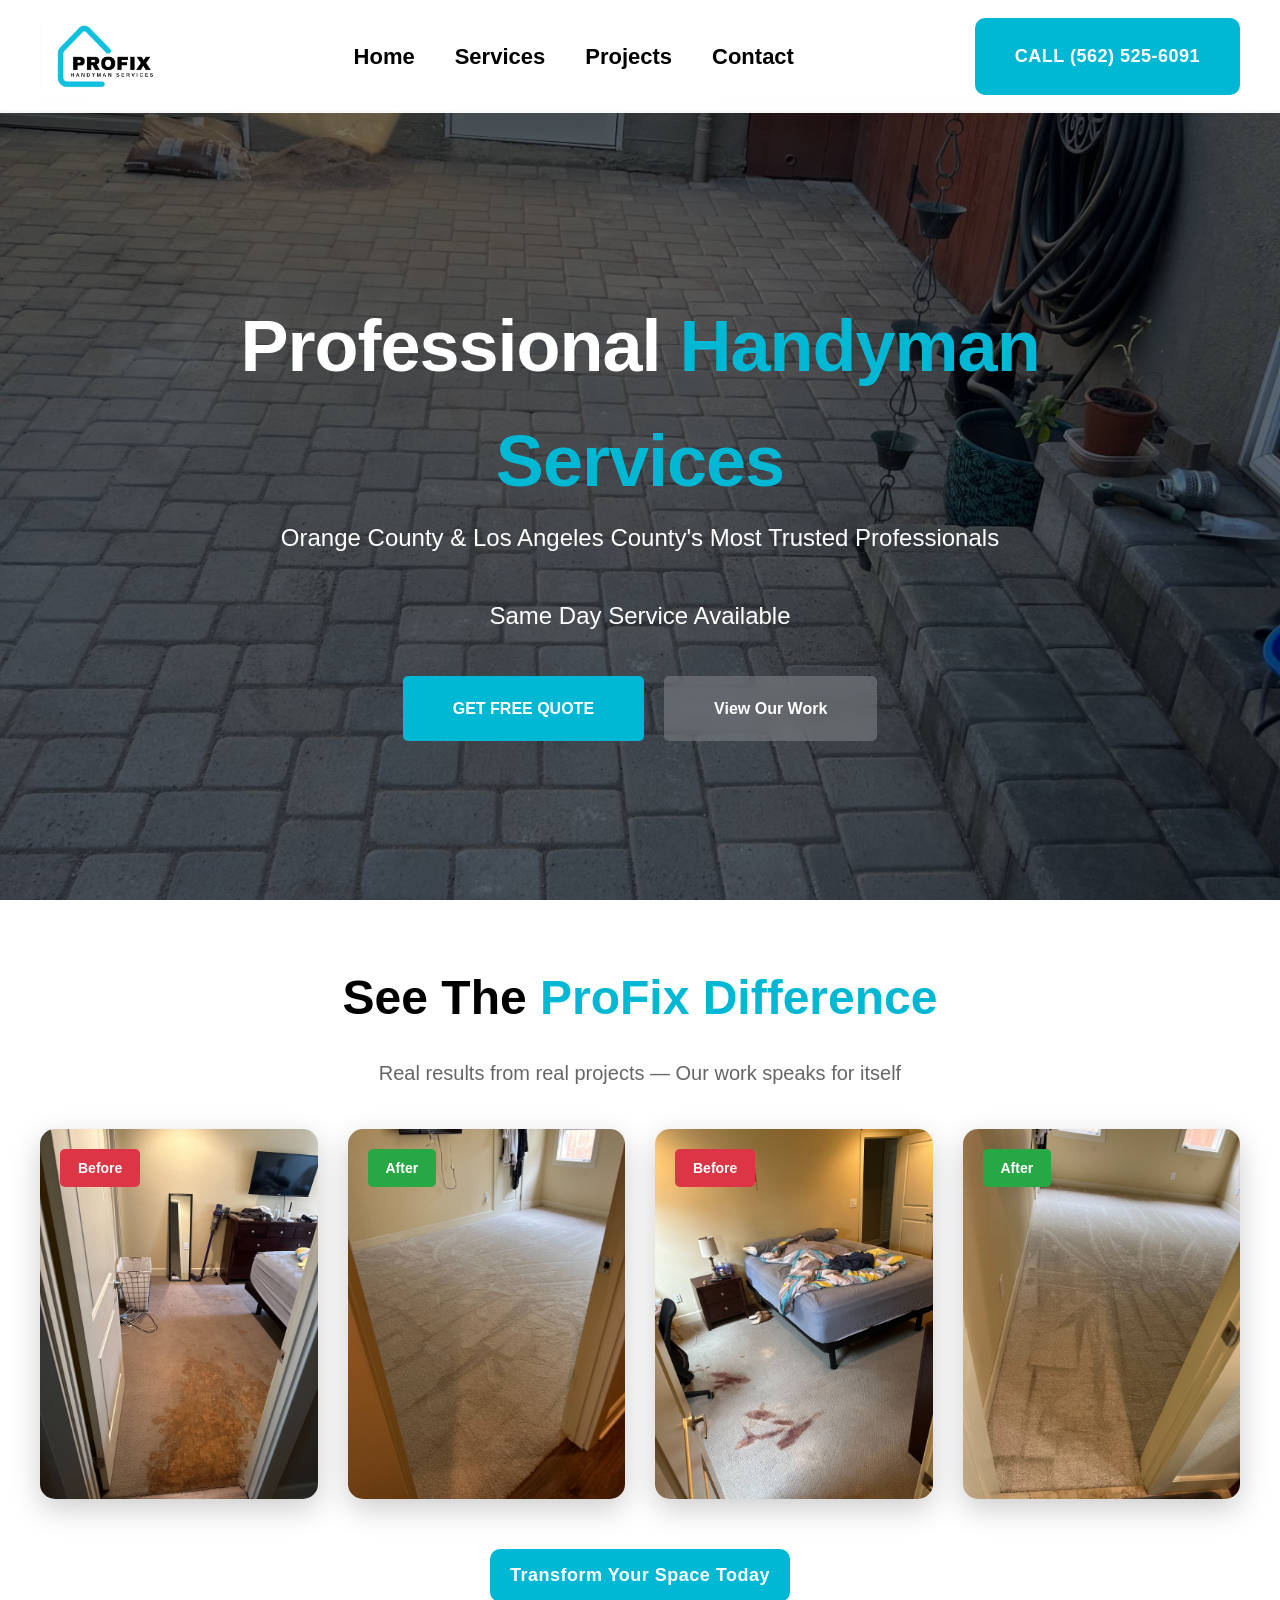
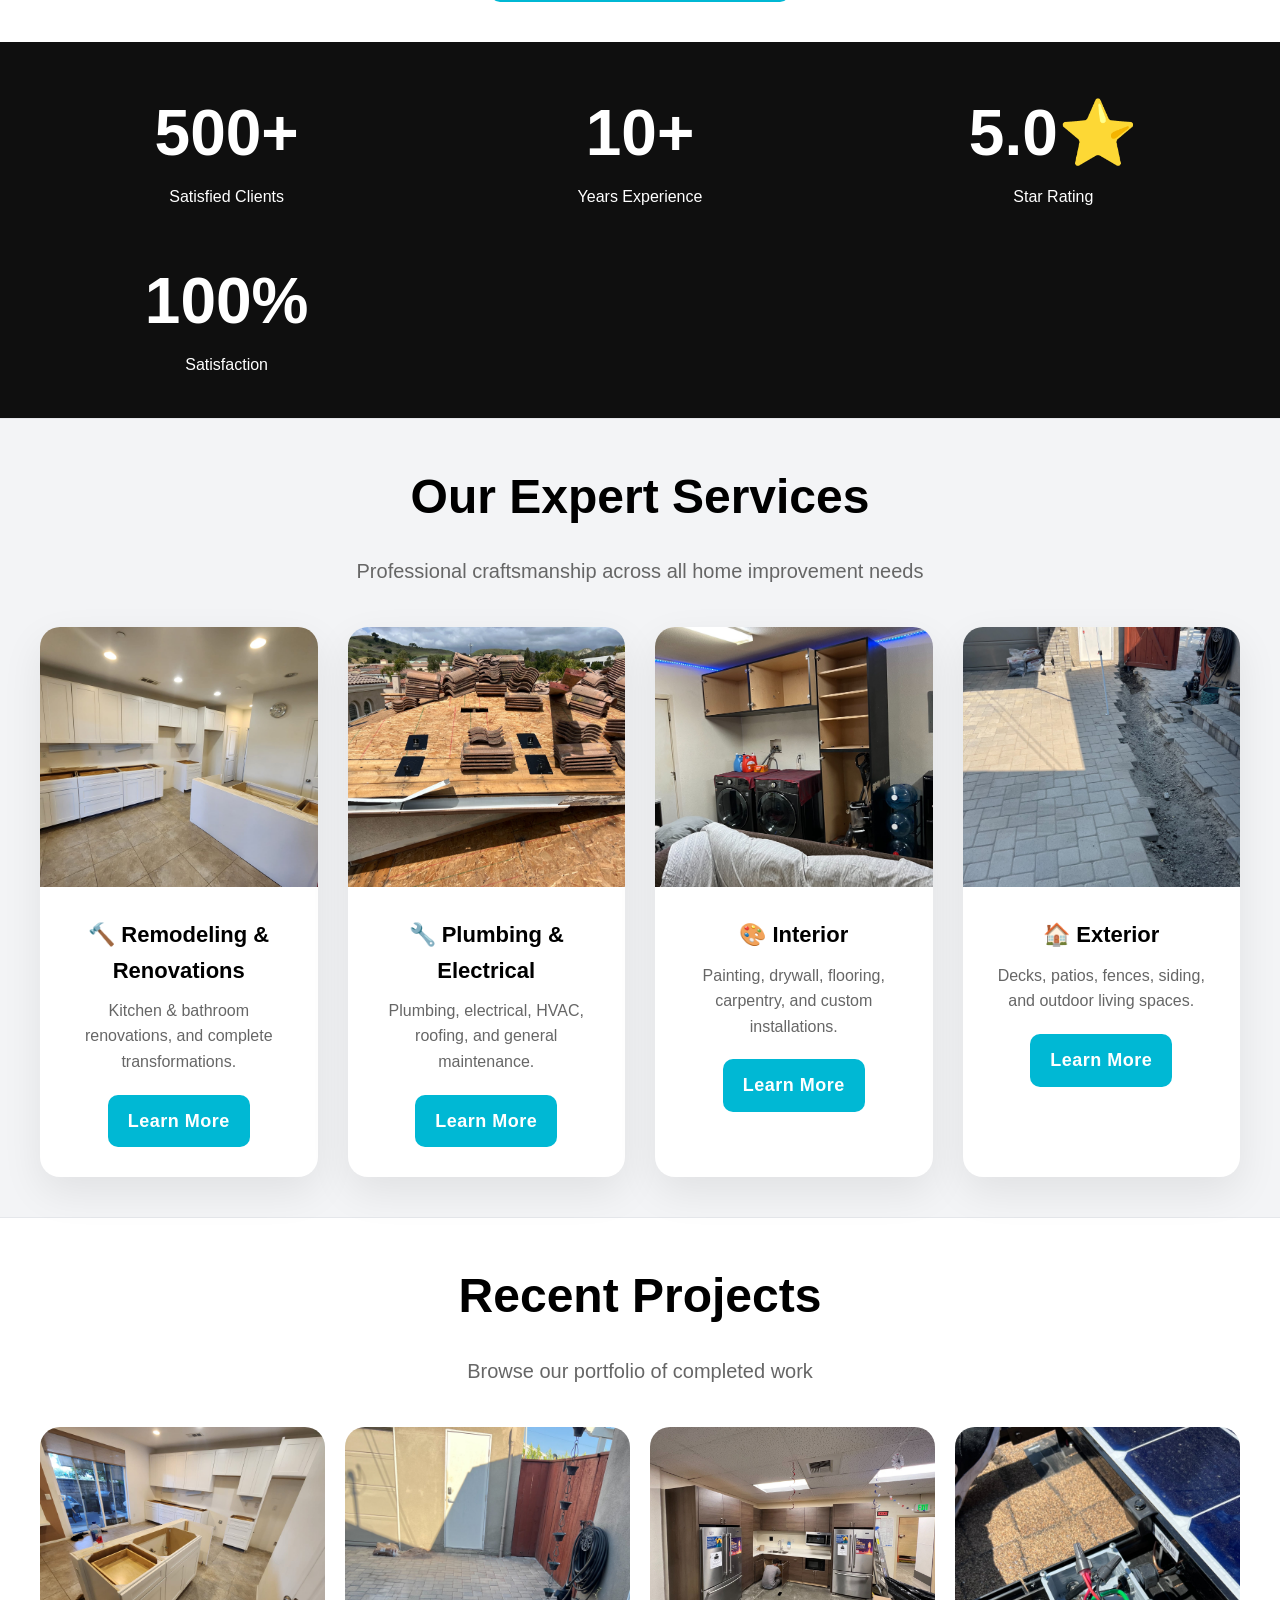
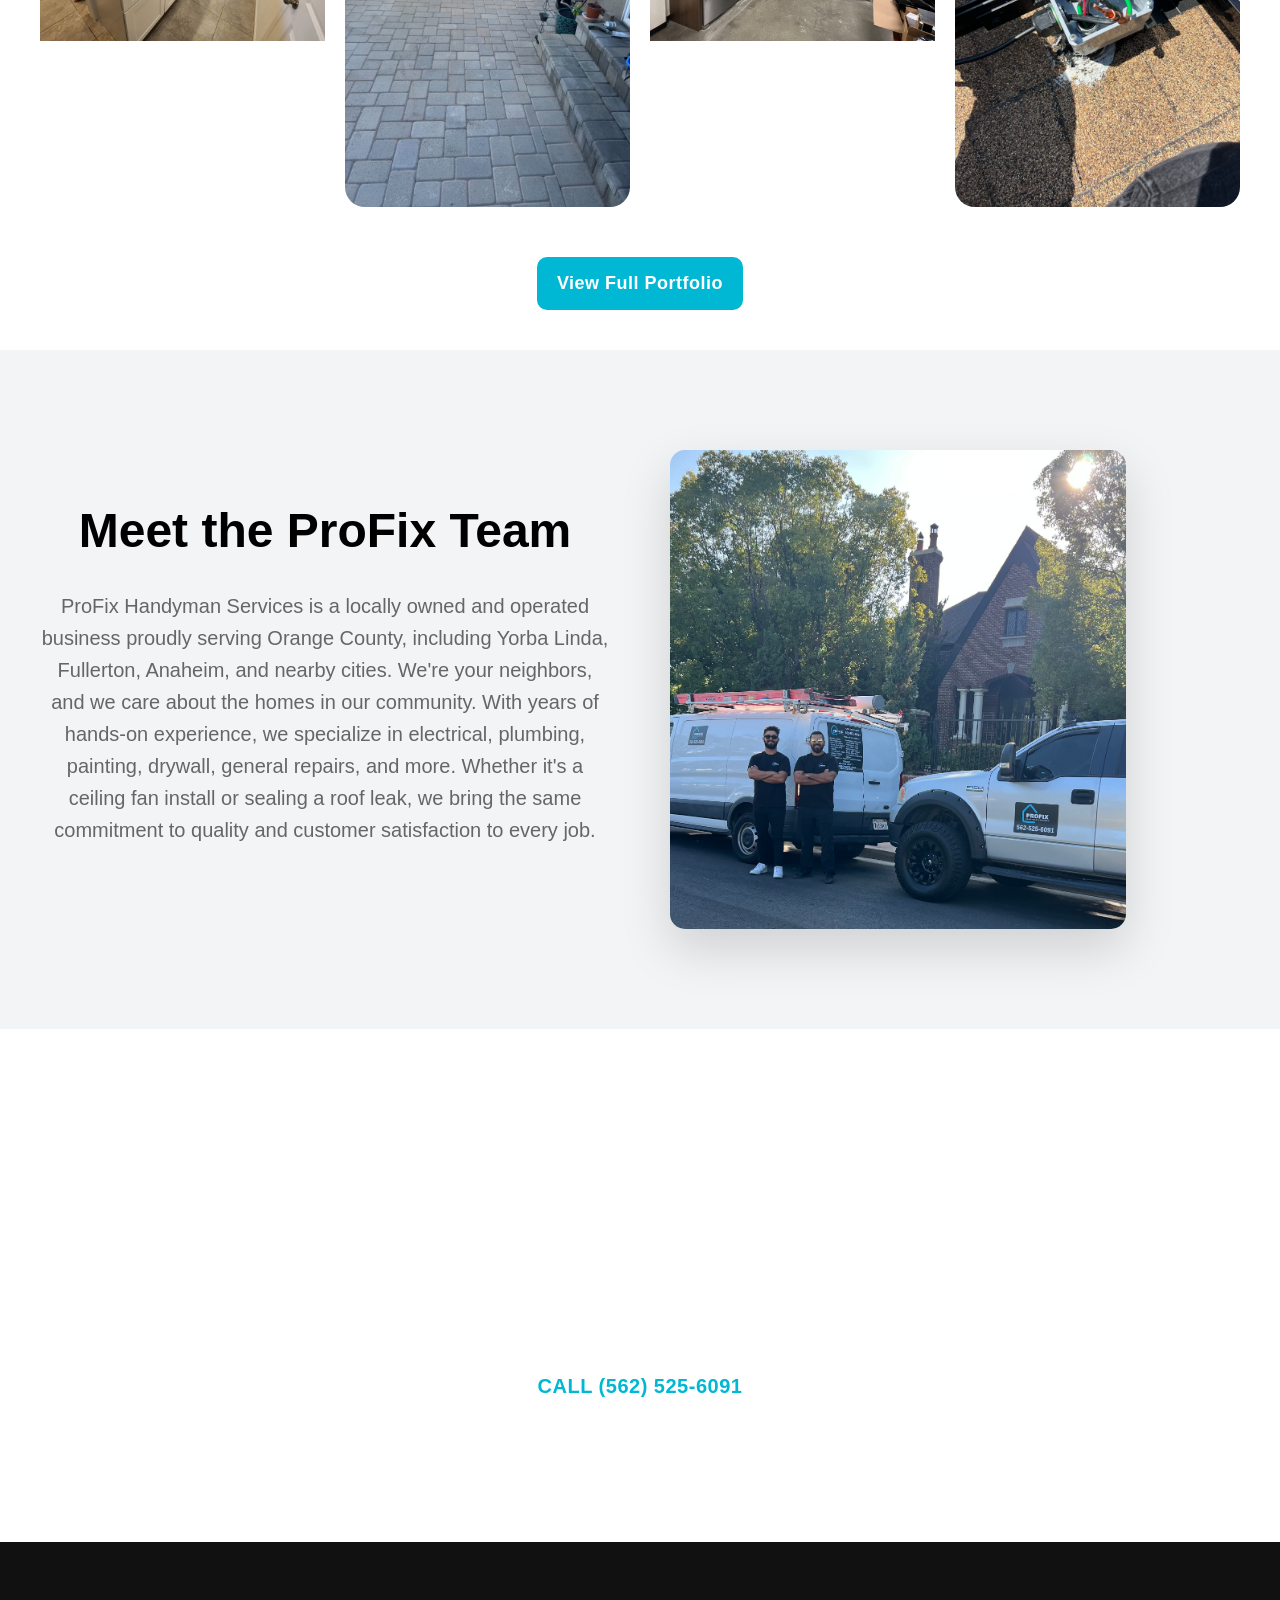
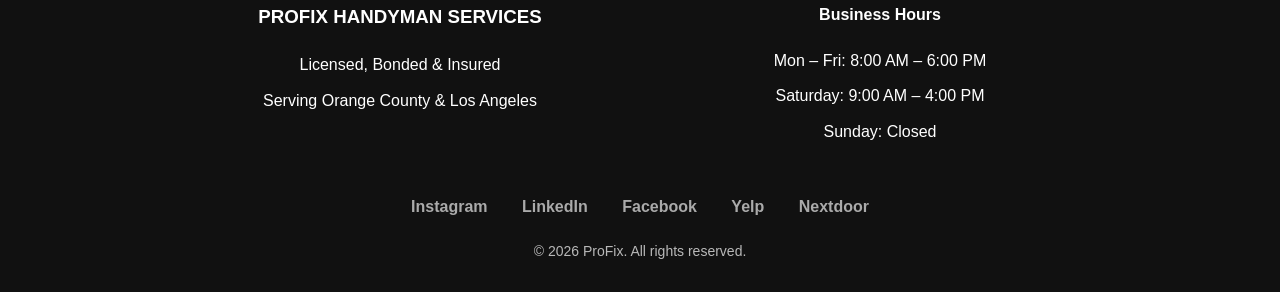
<file: index.html>
<!DOCTYPE html>
<html lang="en">
<head>
    <meta charset="UTF-8">
    <title>ProFix Handyman Services | Orange County & LA</title>
    <meta name="viewport" content="width=device-width, initial-scale=1.0">

    <!-- CSS -->
    <link rel="stylesheet" href="assets/css/base.css">
    <link rel="stylesheet" href="assets/css/components.css">
    <link rel="stylesheet" href="assets/css/layout.css">
    <link rel="stylesheet" href="assets/css/responsive.css">
</head>

<body>

<nav class="nav">
    <div class="logo">
        <a href="index.html">
            <img src="assets/images/logo/transparent-logo.png" alt="ProFix">
        </a>
    </div>

    <div class="nav-links">
        <a href="index.html" class="nav-link">Home</a>
        <a href="#services" class="nav-link">Services</a>
        <a href="#projects" class="nav-link">Projects</a>
        <a href="contact.html" class="nav-link">Contact</a>
    </div>

    <div class="nav-btn">
        <a href="tel:562-525-6091" class="btn-primary">
            CALL (562) 525-6091
        </a>
    </div>
</nav>

<section class="hero">
    <div class="hero-content">
        <h1>
            Professional <span class="hero-teal">Handyman Services</span>
        </h1>

        <p>
            Orange County & Los Angeles County's Most Trusted Professionals
        </p>
        <p>
            Same Day Service Available
        </p>

        <div class="hero-buttons">
            <a href="contact.html#contact-form" class="btn-secondary-quote">
                GET FREE QUOTE
            </a>

            <a href="#projects" class="btn-secondary">
                View Our Work
            </a>
        </div>
    </div>
</section>

<section class="before-after-section">
    <h2 class="section-title">
        See The <span class="text-teal">ProFix Difference</span>
    </h2>

    <p class="section-subtitle">
        Real results from real projects — Our work speaks for itself
    </p>

    <div class="before-after-grid">

        <div class="before-after-card">
            <span class="ba-label before-label">Before</span>
            <img src="assets/images/gallery/carpet-before-1.jpg" alt="">
        </div>

        <div class="before-after-card">
            <span class="ba-label after-label">After</span>
            <img src="assets/images/gallery/carpet-after-1.jpg" alt="">
        </div>

        <div class="before-after-card">
            <span class="ba-label before-label">Before</span>
            <img src="assets/images/gallery/carpet-before-2.jpg" alt="">
        </div>

        <div class="before-after-card">
            <span class="ba-label after-label">After</span>
            <img src="assets/images/gallery/carpet-after-2.jpg" alt="">
        </div>

    </div>

    <div style="margin-top: 50px; text-align:center;">
        <a href="contact.html#contact-form" class="btn-primary">
            Transform Your Space Today
        </a>
    </div>
</section>

<section class="stats-section">
    <div class="stats-grid">

        <div class="stat-box">
            <div class="stat-number">500+</div>
            <div>Satisfied Clients</div>
        </div>

        <div class="stat-box">
            <div class="stat-number">10+</div>
            <div>Years Experience</div>
        </div>

        <div class="stat-box">
            <div class="stat-number">5.0⭐</div>
            <div>Star Rating</div>
        </div>

        <div class="stat-box">
            <div class="stat-number">100%</div>
            <div>Satisfaction</div>
        </div>

    </div>
</section>

<section class="services-section" id="services">

    <h2 class="section-title">Our Expert Services</h2>

    <p class="section-subtitle">
        Professional craftsmanship across all home improvement needs
    </p>

    <div class="services-grid">

        <a href="services.html" class="service-card-photo">
            <img src="assets/images/gallery/kitchen-remodel-1.jpg" alt="Remodeling">
            <div class="service-card-content">
                <h3>🔨 Remodeling & Renovations</h3>
                <p>
                    Kitchen & bathroom renovations,
                    and complete transformations.
                </p>
                <span class="btn-primary">Learn More</span>
            </div>
        </a>

        <a href="services.html" class="service-card-photo">
            <img src="assets/images/gallery/roofing-repair.jpg" alt="Repairs">
            <div class="service-card-content">
                <h3>🔧 Plumbing & Electrical</h3>
                <p>
                    Plumbing, electrical, HVAC, roofing,
                    and general maintenance.
                </p>
                <span class="btn-primary">Learn More</span>
            </div>
        </a>

        <a href="services.html" class="service-card-photo">
            <img src="assets/images/gallery/laundry-room-cabinets.jpg" alt="Interior">
            <div class="service-card-content">
                <h3>🎨 Interior</h3>
                <p>
                    Painting, drywall, flooring, carpentry,
                    and custom installations.
                </p>
                <span class="btn-primary">Learn More</span>
            </div>
        </a>

        <a href="services.html" class="service-card-photo">
            <img src="assets/images/gallery/patio-pavers-progress.jpg" alt="Exterior">
            <div class="service-card-content">
                <h3>🏠 Exterior</h3>
                <p>
                    Decks, patios, fences, siding,
                    and outdoor living spaces.
                </p>
                <span class="btn-primary">Learn More</span>
            </div>
        </a>

    </div>

</section>

<section id="projects" class="gallery-preview">


    <h2 class="section-title">Recent Projects</h2>

    <p class="section-subtitle">
        Browse our portfolio of completed work
    </p>

    <div class="gallery-grid">

        <div class="gallery-item">
            <img src="assets/images/gallery/kitchen-remodel-2.jpg" alt="">
        </div>

        <div class="gallery-item">
            <img src="assets/images/gallery/patio-pavers-complete.jpg" alt="">
        </div>

        <div class="gallery-item">
            <img src="assets/images/gallery/commercial-kitchen.jpg" alt="">
        </div>

        <div class="gallery-item">
            <img src="assets/images/gallery/solar-electrical.jpg" alt="">
        </div>

    </div>

    <div style="text-align:center; margin-top:50px;">
        <a href="projects.html" class="btn-primary">
            View Full Portfolio
        </a>
    </div>

</section>

<section class="team-section" id="services">

    <div class="team-container">

        <div class="team-text">
            <h2 class="section-title">Meet the ProFix Team</h2>
            <p class="section-subtitle">
                ProFix Handyman Services is a locally owned and operated business proudly serving Orange County, including Yorba Linda, Fullerton, Anaheim, and nearby cities.
                We're your neighbors, and we care about the homes in our community. With years of hands-on experience, we specialize in electrical, plumbing, painting, drywall, general 
                repairs, and more. Whether it's a ceiling fan install or sealing a roof leak, we bring the same commitment to quality and customer satisfaction to every job.
            </p>
        </div>

        <div class="team-image">
            <img src="assets/images/team/team-photo.jpeg" alt="ProFix Team">
        </div>

    </div>

</section>

<section class="cta-section">
    <h2>Ready to Start Your Project?</h2>
    <p>Get a free, no-obligation quote today</p>

    <a href="tel:562-525-6091" class="btn-primary cta-btn">
        CALL (562) 525-6091
    </a>
</section>

<footer class="footer">

    <div class="footer-top">

        <div class="footer-col">
            <h3>PROFIX HANDYMAN SERVICES</h3>
            <p>Licensed, Bonded & Insured</p>
            <p>Serving Orange County & Los Angeles</p>
        </div>

        <div class="footer-col">
            <h4>Business Hours</h4>
            <p>Mon – Fri: 8:00 AM – 6:00 PM</p>
            <p>Saturday: 9:00 AM – 4:00 PM</p>
            <p>Sunday: Closed</p>
        </div>

    </div>

    <div class="footer-social">
        <a href="https://www.instagram.com/profixoc" target="_blank">Instagram</a>
        <a href="linkedin.com/company/profix-handyman-services" target="_blank">LinkedIn</a>
        <a href="https://www.facebook.com/profile.php?id=61571791307152" target="_blank">Facebook</a>
        <a href="https://www.yelp.com/biz/profix-handyman-services-yorba-linda" target="_blank">Yelp</a>
        <a href="https://nextdoor.com/pages/profix-handyman-services-yorba-linda-ca/" target="_blank">Nextdoor</a>
    </div>

    <div class="footer-bottom">
        © 2026 ProFix. All rights reserved.
    </div>

</footer>

</body>
</html>
</file>
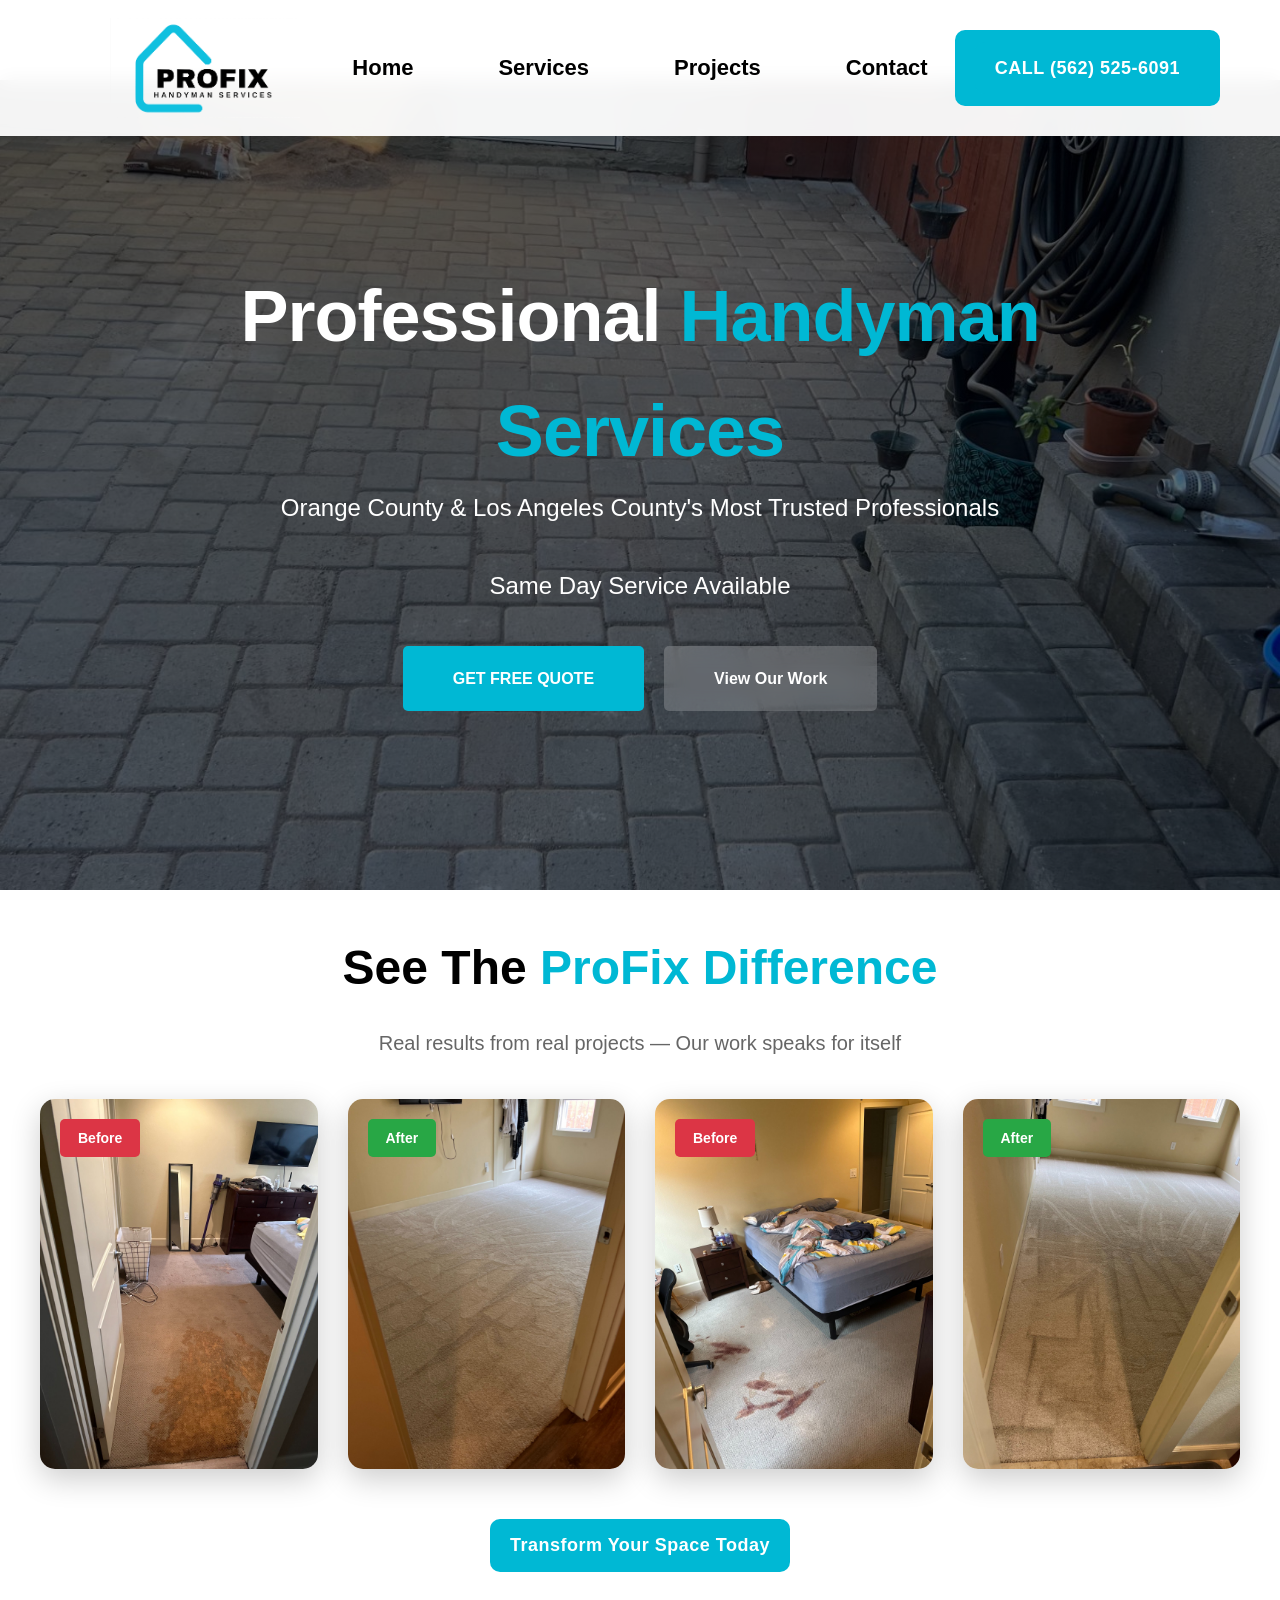
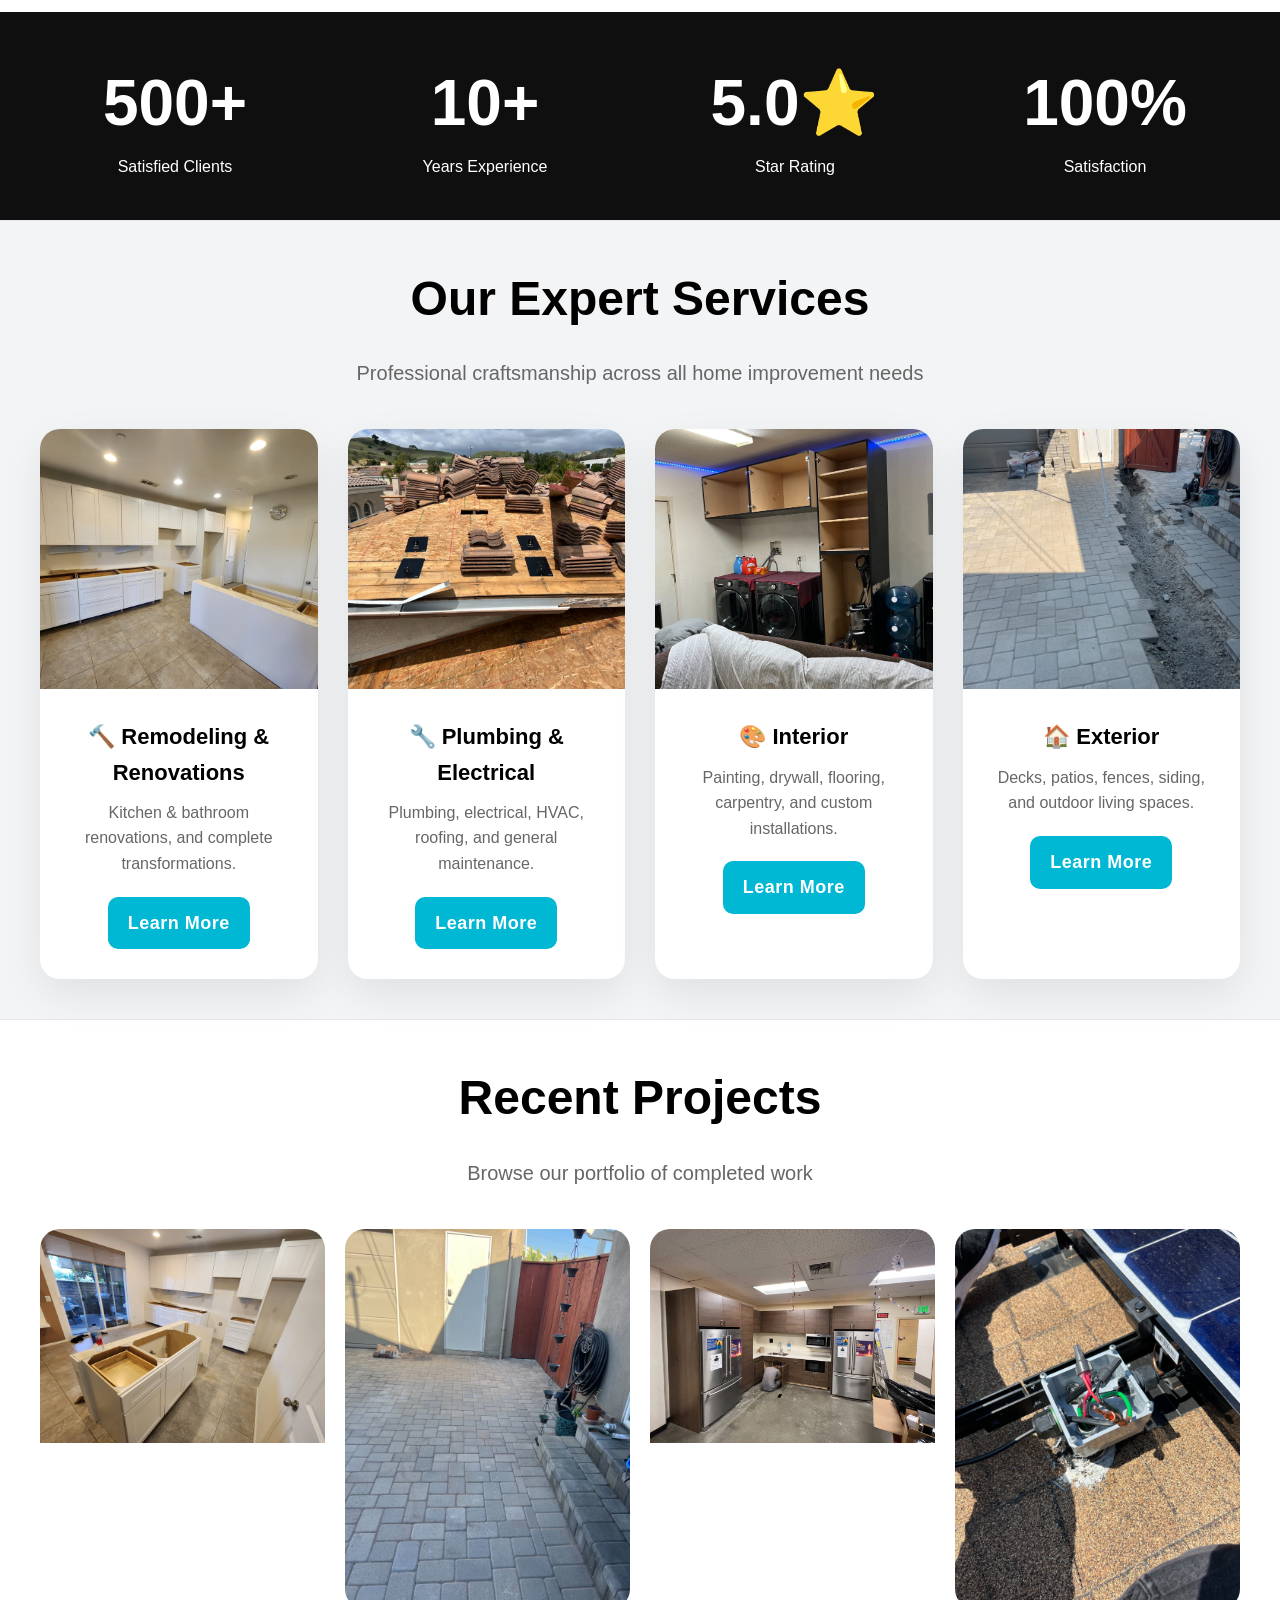
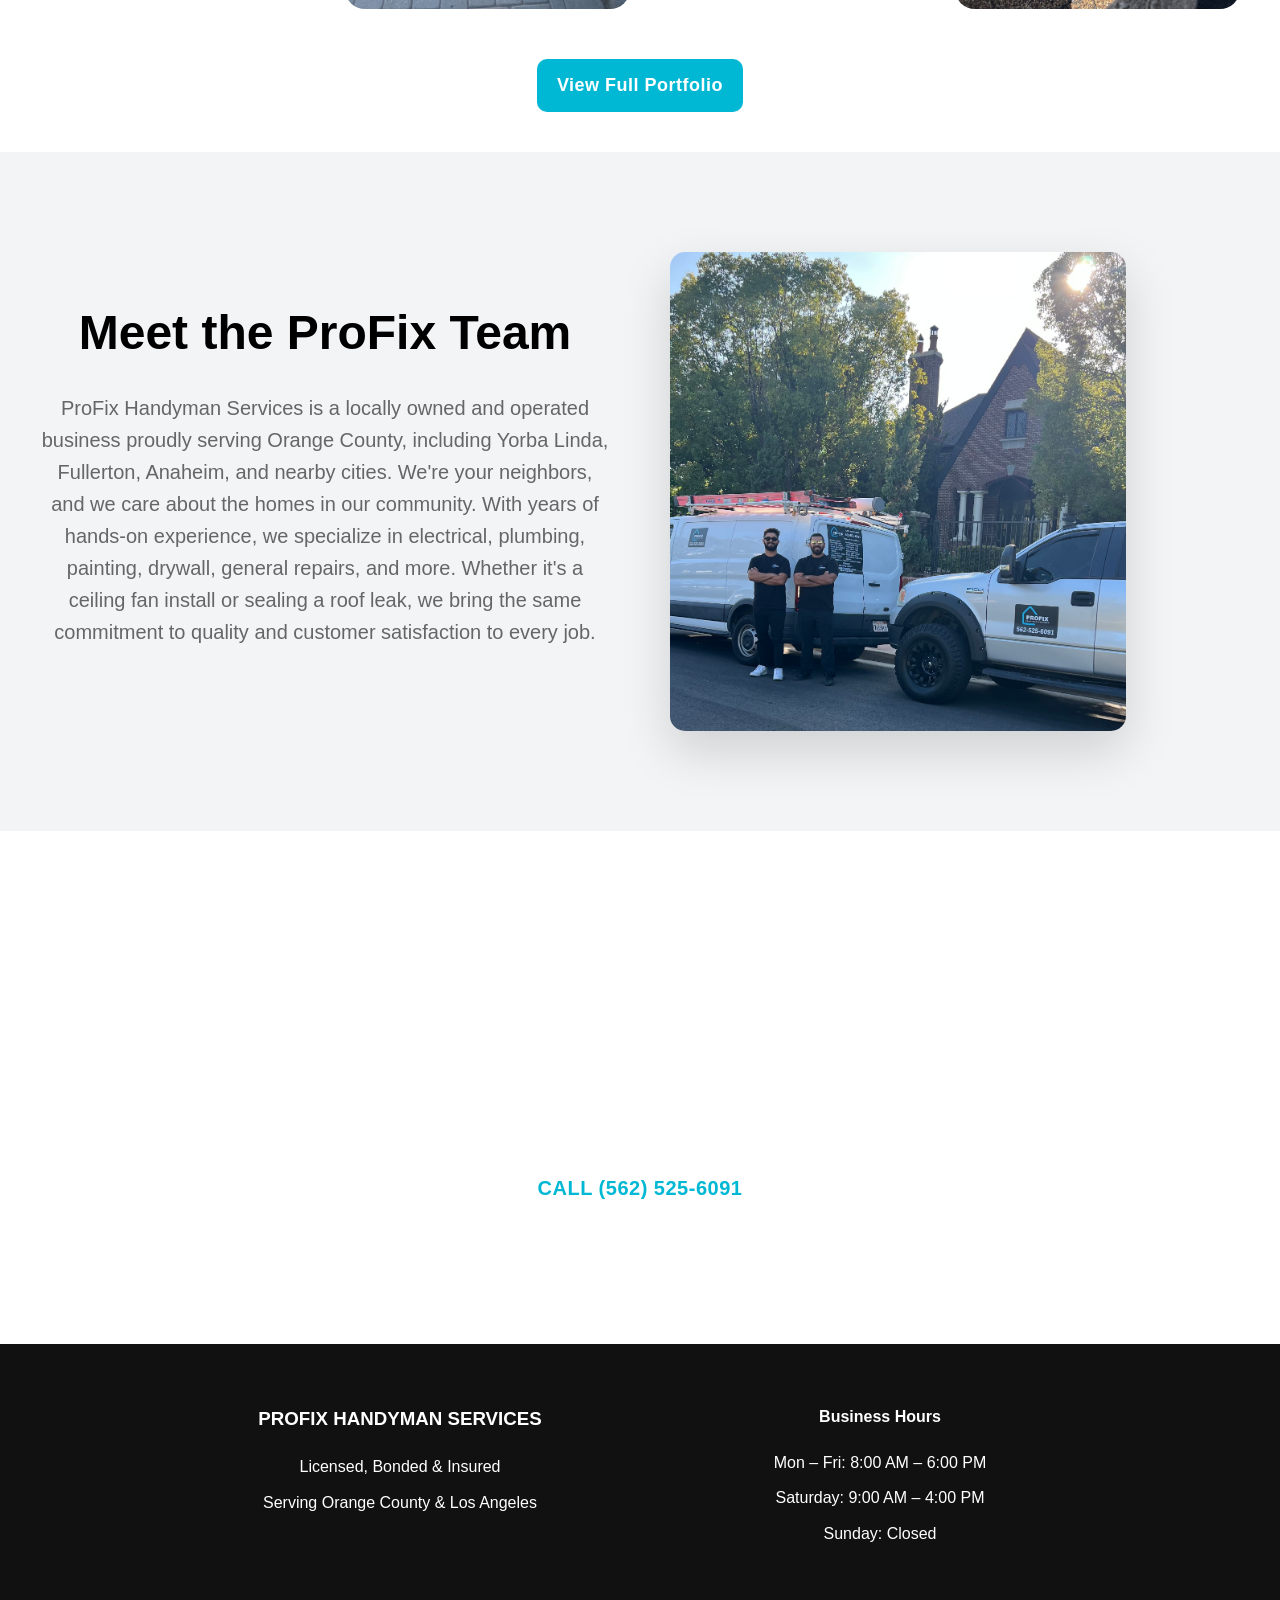
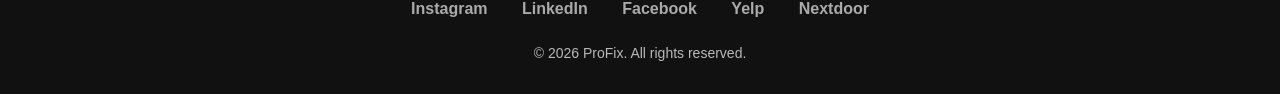
<file: public/index.html>
<!DOCTYPE html>
<html lang="en">
<head>
    <meta charset="UTF-8">
    <title>ProFix Handyman Services | Orange County & LA</title>
    <meta name="viewport" content="width=device-width, initial-scale=1.0">

    <!-- CSS -->
    <link rel="stylesheet" href="assets/css/base.css">
    <link rel="stylesheet" href="assets/css/components.css">
    <link rel="stylesheet" href="assets/css/layout.css">
    <link rel="stylesheet" href="assets/css/responsive.css">
</head>

<body>

<nav class="nav">
    <div class="logo">
        <a href="index.html">
            <img src="assets/images/logo/transparent-logo.png" alt="ProFix">
        </a>
    </div>

    <div class="nav-links">
        <a href="index.html" class="nav-link">Home</a>
        <a href="#services" class="nav-link">Services</a>
        <a href="#projects" class="nav-link">Projects</a>
        <a href="contact.html" class="nav-link">Contact</a>
    </div>

    <div class="nav-btn">
        <a href="tel:562-525-6091" class="btn-primary">
            CALL (562) 525-6091
        </a>
    </div>
</nav>

<!-- HERO -->
<section class="hero">
    <div class="hero-content">
        <h1>
            Professional <span class="hero-teal">Handyman Services</span>
        </h1>

        <p>
            Orange County & Los Angeles County's Most Trusted Professionals
        </p>
        <p>
            Same Day Service Available
        </p>

        <div class="hero-buttons">
            <a href="contact.html#contact-form" class="btn-secondary-quote">
                GET FREE QUOTE
            </a>

            <a href="#projects" class="btn-secondary">
                View Our Work
            </a>
        </div>
    </div>
</section>

<!-- BEFORE / AFTER -->
<section class="before-after-section">
    <h2 class="section-title">
        See The <span class="text-teal">ProFix Difference</span>
    </h2>

    <p class="section-subtitle">
        Real results from real projects — Our work speaks for itself
    </p>

    <div class="before-after-grid">

        <div class="before-after-card">
            <span class="ba-label before-label">Before</span>
            <img src="assets/images/gallery/carpet-before-1.jpg" alt="">
        </div>

        <div class="before-after-card">
            <span class="ba-label after-label">After</span>
            <img src="assets/images/gallery/carpet-after-1.jpg" alt="">
        </div>

        <div class="before-after-card">
            <span class="ba-label before-label">Before</span>
            <img src="assets/images/gallery/carpet-before-2.jpg" alt="">
        </div>

        <div class="before-after-card">
            <span class="ba-label after-label">After</span>
            <img src="assets/images/gallery/carpet-after-2.jpg" alt="">
        </div>

    </div>

    <div style="margin-top: 50px; text-align:center;">
        <a href="contact.html#contact-form" class="btn-primary">
            Transform Your Space Today
        </a>
    </div>
</section>

<!-- STATS -->
<section class="stats-section">
    <div class="stats-grid">

        <div class="stat-box">
            <div class="stat-number">500+</div>
            <div>Satisfied Clients</div>
        </div>

        <div class="stat-box">
            <div class="stat-number">10+</div>
            <div>Years Experience</div>
        </div>

        <div class="stat-box">
            <div class="stat-number">5.0⭐</div>
            <div>Star Rating</div>
        </div>

        <div class="stat-box">
            <div class="stat-number">100%</div>
            <div>Satisfaction</div>
        </div>

    </div>
</section>

<!-- SERVICES -->
<section class="services-section" id="services">

    <h2 class="section-title">Our Expert Services</h2>

    <p class="section-subtitle">
        Professional craftsmanship across all home improvement needs
    </p>

    <div class="services-grid">

        <a href="services.html" class="service-card-photo">
            <img src="assets/images/gallery/kitchen-remodel-1.jpg" alt="Remodeling">
            <div class="service-card-content">
                <h3>🔨 Remodeling & Renovations</h3>
                <p>
                    Kitchen & bathroom renovations,
                    and complete transformations.
                </p>
                <span class="btn-primary">Learn More</span>
            </div>
        </a>

        <a href="services.html" class="service-card-photo">
            <img src="assets/images/gallery/roofing-repair.jpg" alt="Repairs">
            <div class="service-card-content">
                <h3>🔧 Plumbing & Electrical</h3>
                <p>
                    Plumbing, electrical, HVAC, roofing,
                    and general maintenance.
                </p>
                <span class="btn-primary">Learn More</span>
            </div>
        </a>

        <a href="services.html" class="service-card-photo">
            <img src="assets/images/gallery/laundry-room-cabinets.jpg" alt="Interior">
            <div class="service-card-content">
                <h3>🎨 Interior</h3>
                <p>
                    Painting, drywall, flooring, carpentry,
                    and custom installations.
                </p>
                <span class="btn-primary">Learn More</span>
            </div>
        </a>

        <a href="services.html" class="service-card-photo">
            <img src="assets/images/gallery/patio-pavers-progress.jpg" alt="Exterior">
            <div class="service-card-content">
                <h3>🏠 Exterior</h3>
                <p>
                    Decks, patios, fences, siding,
                    and outdoor living spaces.
                </p>
                <span class="btn-primary">Learn More</span>
            </div>
        </a>

    </div>

</section>

<!-- GALLERY PREVIEW -->
<section id="projects" class="gallery-preview">


    <h2 class="section-title">Recent Projects</h2>

    <p class="section-subtitle">
        Browse our portfolio of completed work
    </p>

    <div class="gallery-grid">

        <div class="gallery-item">
            <img src="assets/images/gallery/kitchen-remodel-2.jpg" alt="">
        </div>

        <div class="gallery-item">
            <img src="assets/images/gallery/patio-pavers-complete.jpg" alt="">
        </div>

        <div class="gallery-item">
            <img src="assets/images/gallery/commercial-kitchen.jpg" alt="">
        </div>

        <div class="gallery-item">
            <img src="assets/images/gallery/solar-electrical.jpg" alt="">
        </div>

    </div>

    <div style="text-align:center; margin-top:50px;">
        <a href="projects.html" class="btn-primary">
            View Full Portfolio
        </a>
    </div>

</section>

<section class="team-section" id="services">

    <div class="team-container">

        <div class="team-text">
            <h2 class="section-title">Meet the ProFix Team</h2>
            <p class="section-subtitle">
                ProFix Handyman Services is a locally owned and operated business proudly serving Orange County, including Yorba Linda, Fullerton, Anaheim, and nearby cities.
                We're your neighbors, and we care about the homes in our community. With years of hands-on experience, we specialize in electrical, plumbing, painting, drywall, general 
                repairs, and more. Whether it's a ceiling fan install or sealing a roof leak, we bring the same commitment to quality and customer satisfaction to every job.
            </p>
        </div>

        <div class="team-image">
            <img src="assets/images/team/team-photo.jpeg" alt="ProFix Team">
        </div>

    </div>

</section>

<!-- CTA -->
<section class="cta-section">
    <h2>Ready to Start Your Project?</h2>
    <p>Get a free, no-obligation quote today</p>

    <a href="tel:562-525-6091" class="btn-primary cta-btn">
        CALL (562) 525-6091
    </a>
</section>

<!-- FOOTER -->
<footer class="footer">

    <div class="footer-top">

        <!-- Column 1 -->
        <div class="footer-col">
            <h3>PROFIX HANDYMAN SERVICES</h3>
            <p>Licensed, Bonded & Insured</p>
            <p>Serving Orange County & Los Angeles</p>
        </div>

        <!-- Column 2 - Hours -->
        <div class="footer-col">
            <h4>Business Hours</h4>
            <p>Mon – Fri: 8:00 AM – 6:00 PM</p>
            <p>Saturday: 9:00 AM – 4:00 PM</p>
            <p>Sunday: Closed</p>
        </div>

    </div>

    <!-- Social Links Row -->
    <div class="footer-social">
        <a href="https://www.instagram.com/profixoc" target="_blank">Instagram</a>
        <a href="linkedin.com/company/profix-handyman-services" target="_blank">LinkedIn</a>
        <a href="https://www.facebook.com/profile.php?id=61571791307152" target="_blank">Facebook</a>
        <a href="https://www.yelp.com/biz/profix-handyman-services-yorba-linda" target="_blank">Yelp</a>
        <a href="https://nextdoor.com/pages/profix-handyman-services-yorba-linda-ca/" target="_blank">Nextdoor</a>
    </div>

    <!-- Copyright -->
    <div class="footer-bottom">
        © 2026 ProFix. All rights reserved.
    </div>

</footer>

</body>
</html>
</file>
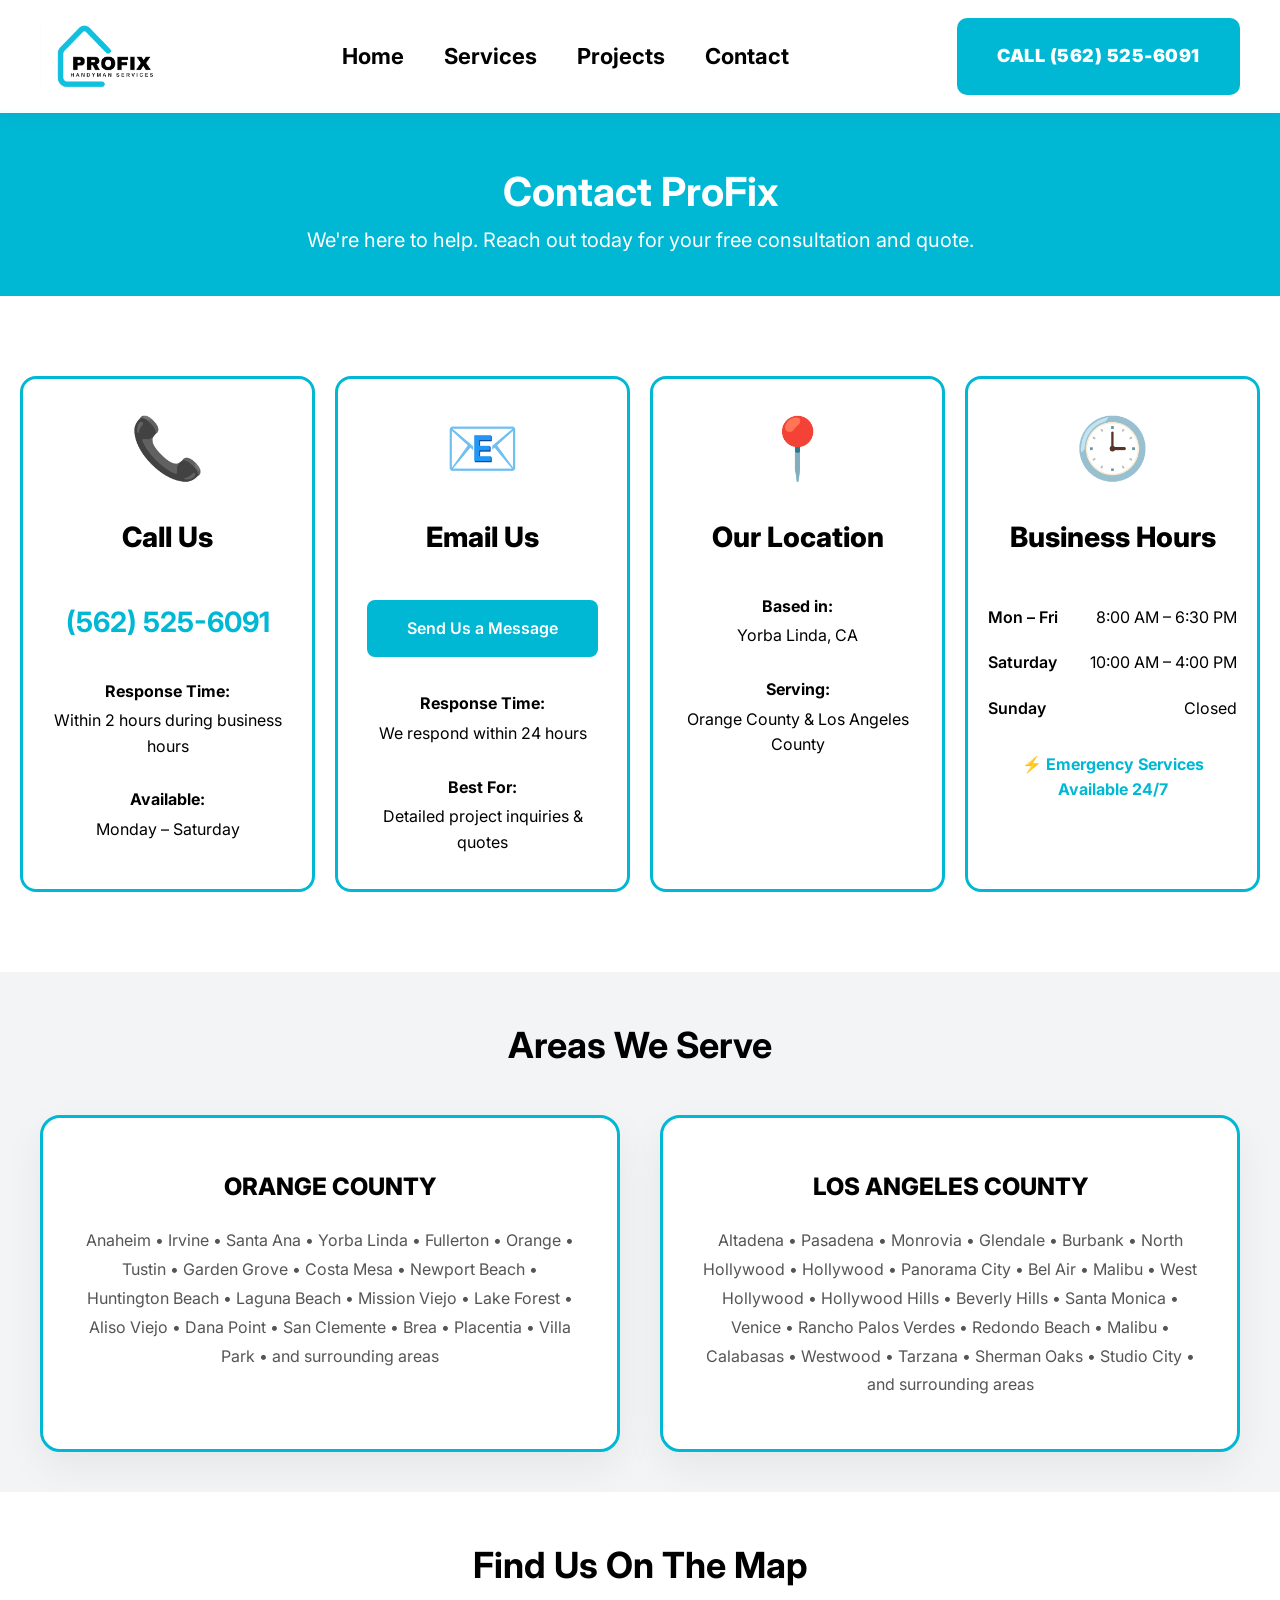
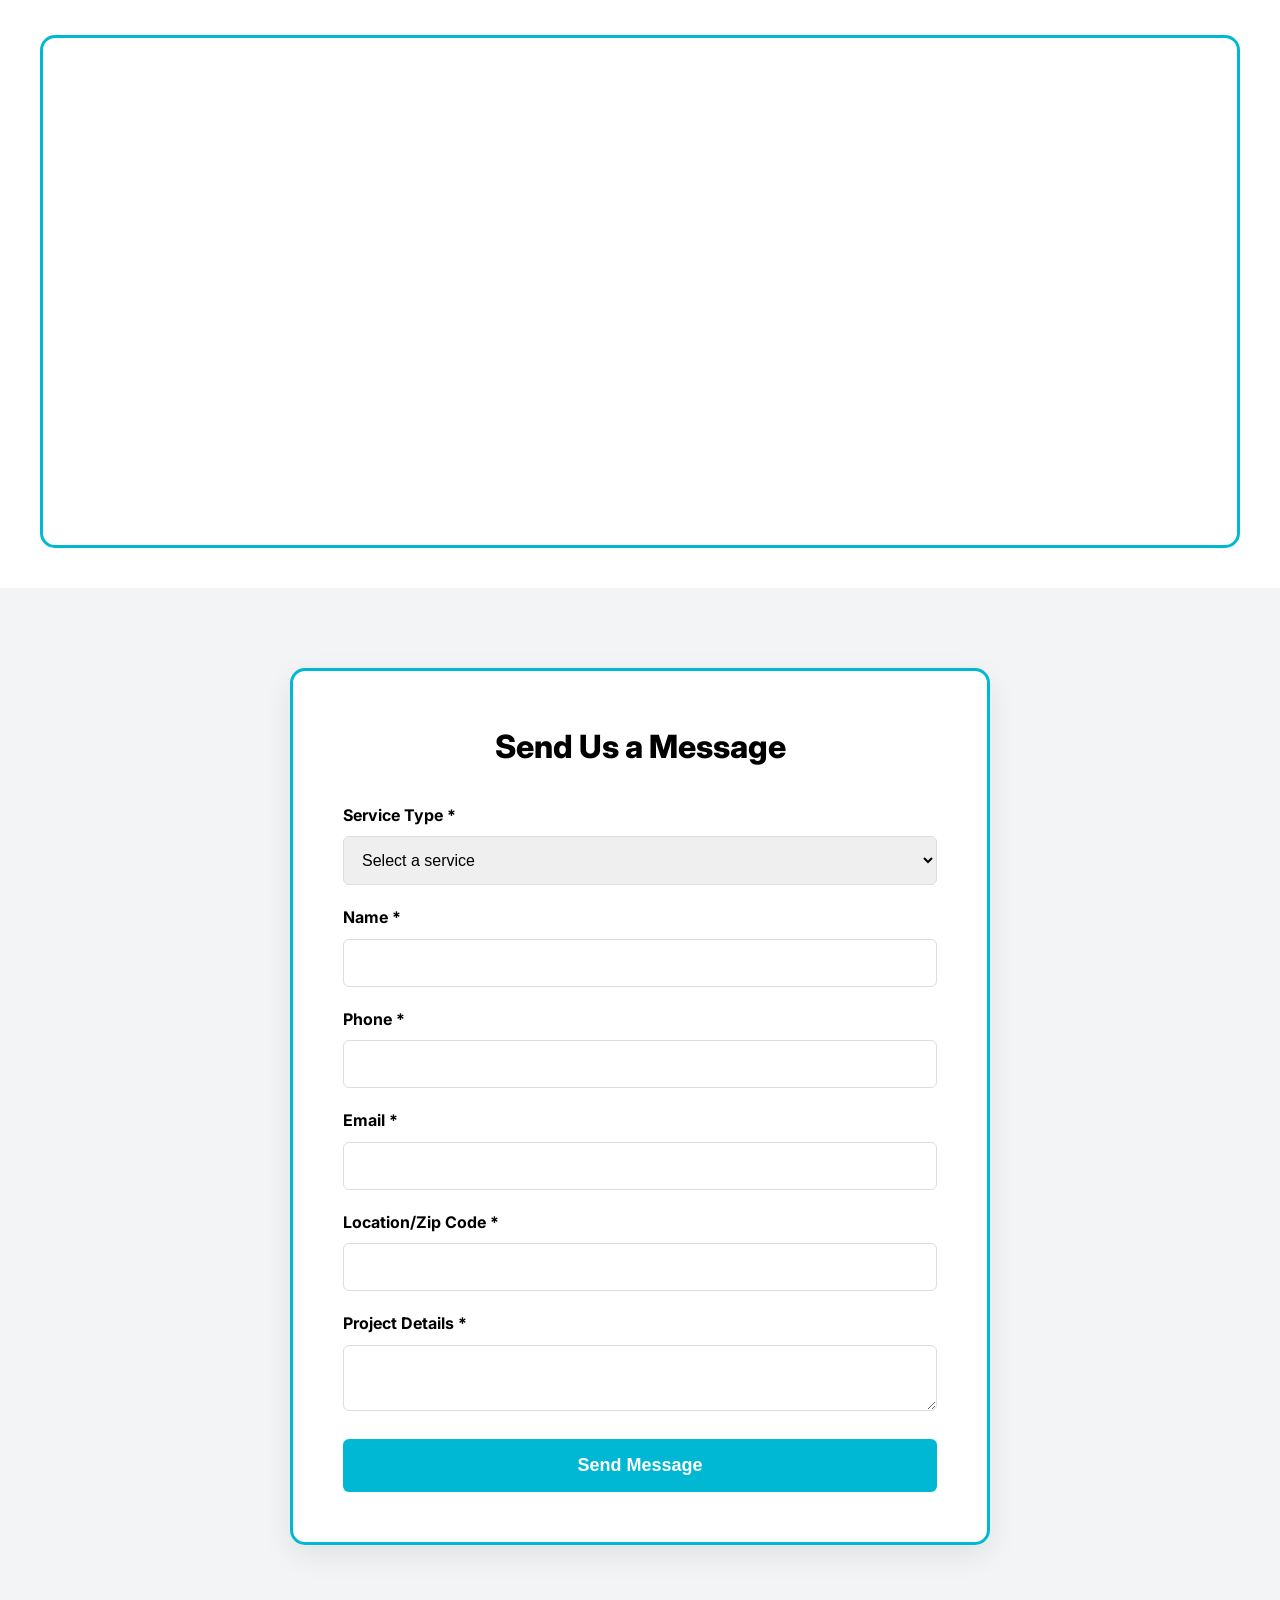
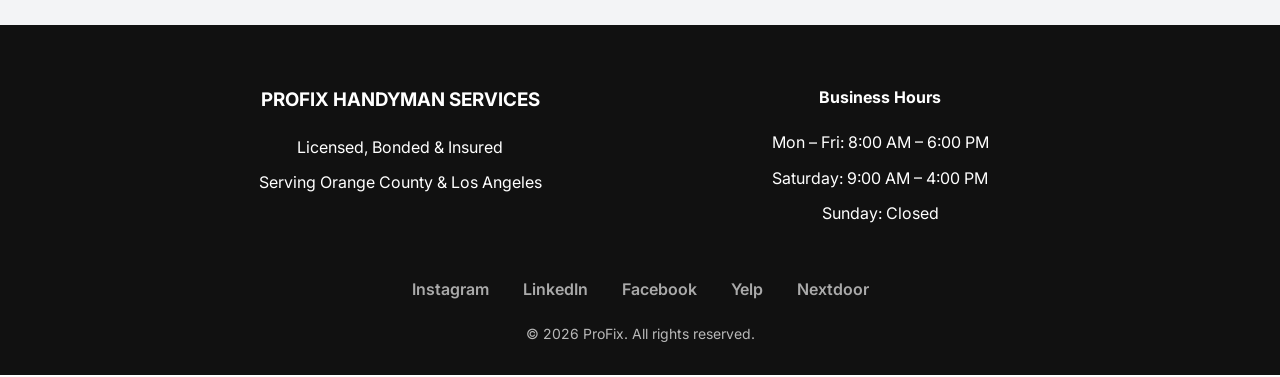
<file: contact.html>
<!DOCTYPE html>
<html lang="en">
<head>
    <meta charset="UTF-8">
    <title>Contact ProFix Handyman | Orange County & LA</title>
    <meta name="viewport" content="width=device-width, initial-scale=1.0">

    <meta name="description" content="Contact ProFix Handyman Services for a free quote. Serving Orange County & Los Angeles. Call (562) 525-6091.">

    <link rel="icon" href="assets/images/logo/transparent-logo.png">

    <link rel="stylesheet" href="assets/css/base.css">
    <link rel="stylesheet" href="assets/css/components.css">
    <link rel="stylesheet" href="assets/css/layout.css">
    <link rel="stylesheet" href="assets/css/responsive.css">

    <link href="https://fonts.googleapis.com/css2?family=Inter:wght@400;600;700;800&display=swap" rel="stylesheet">
</head>

<body>

<nav class="nav">
    <div class="logo">
        <a href="index.html">
            <img src="assets/images/logo/transparent-logo.png" alt="ProFix">
        </a>
    </div>

    <div class="nav-links">
        <a href="index.html" class="nav-link">Home</a>
        <a href="services.html" class="nav-link">Services</a>
        <a href="projects.html" class="nav-link">Projects</a>
        <a href="contact.html" class="nav-link">Contact</a>
    </div>

    <div class="nav-btn">
        <a href="tel:562-525-6091" class="btn-primary">
            CALL (562) 525-6091
        </a>
    </div>
</nav>

<!-- PAGE HEADER -->
<header class="page-header">
    <h1>Contact ProFix</h1>
    <p>We're here to help. Reach out today for your free consultation and quote.</p>
</header>

<!-- CONTACT CARDS -->
<section class="contact-section">
    <div class="contact-grid">

        <div class="contact-card">
            <span class="contact-icon">📞</span>
            <h2>Call Us</h2>
            <a href="tel:562-525-6091" class="large-phone">(562) 525-6091</a>
            <div class="contact-detail">
                <strong>Response Time:</strong>
                Within 2 hours during business hours
            </div>
            <div class="contact-detail">
                <strong>Available:</strong>
                Monday – Saturday
            </div>
        </div>

        <!-- Email Contact -->
        <div class="contact-card">
            <span class="contact-icon">📧</span>
            <h2>Email Us</h2>

            <a href="#contact-form" class="contact-btn">
                Send Us a Message
            </a>

            <div class="contact-detail">
                <strong>Response Time:</strong>
                We respond within 24 hours
            </div>

            <div class="contact-detail">
                <strong>Best For:</strong>
                Detailed project inquiries & quotes
            </div>
        </div>

        <div class="contact-card">
            <span class="contact-icon">📍</span>
            <h2>Our Location</h2>
            <div class="contact-detail">
                <strong>Based in:</strong>
                Yorba Linda, CA
            </div>
            <div class="contact-detail">
                <strong>Serving:</strong>
                Orange County & Los Angeles County
            </div>
        </div>

        <div class="contact-card">
            <span class="contact-icon">🕒</span>
            <h2>Business Hours</h2>

            <table class="hours-table">
                <tr>
                    <td>Mon – Fri</td>
                    <td>8:00 AM – 6:30 PM</td>
                </tr>
                <tr>
                    <td>Saturday</td>
                    <td>10:00 AM – 4:00 PM</td>
                </tr>
                <tr>
                    <td>Sunday</td>
                    <td>Closed</td>
                </tr>
            </table>

            <div class="contact-detail" style="margin-top:20px;">
                <strong style="color: var(--teal);">
                    ⚡ Emergency Services Available 24/7
                </strong>
            </div>
        </div>

    </div>
</section>

<section class="service-areas">
    <h2>Areas We Serve</h2>

    <div class="areas-grid">

        <div class="area-card">
            <h3>ORANGE COUNTY</h3>
            <p>
                Anaheim • Irvine • Santa Ana • Yorba Linda • Fullerton • 
                Orange • Tustin • Garden Grove • Costa Mesa • Newport Beach • 
                Huntington Beach • Laguna Beach • Mission Viejo • Lake Forest • 
                Aliso Viejo • Dana Point • San Clemente • Brea • Placentia • 
                Villa Park • and surrounding areas
            </p>
        </div>

        <div class="area-card">
            <h3>LOS ANGELES COUNTY</h3>
            <p>
                Altadena • Pasadena • Monrovia • Glendale • Burbank • North Hollywood • Hollywood • 
                Panorama City • Bel Air • Malibu • West Hollywood • Hollywood Hills • Beverly Hills • 
                Santa Monica • Venice • Rancho Palos Verdes • Redondo Beach • Malibu • Calabasas •
                Westwood • Tarzana • Sherman Oaks • Studio City • and surrounding areas
            </p>
        </div>

    </div>
</section>

<section class="map-section">
    <h2>Find Us On The Map</h2>

    <div class="map-container">
        <iframe
            src="https://www.google.com/maps/embed?pb=!1m18!1m12!1m3!1d106002.26870966362!2d-117.8300045!3d33.87494795!2m3!1f0!2f0!3f0!3m2!1i1024!2i768!4f13.1!3m3!1m2!1s0x2440d5f3c7040d91%3A0x3686fc5222d5b834!2sProFix!5e0!3m2!1sen!2sus!4v1772489156152!5m2!1sen!2sus"
            style="border:0;"
            allowfullscreen
            loading="lazy"
            referrerpolicy="no-referrer-when-downgrade">
        </iframe>
    </div>
</section>

<section id="contact-form" class="contact-form-section">
    <div class="form-container">
        <h2>Send Us a Message</h2>

        <form action="https://formsubmit.co/0138cd99ebfe63c56e460e277f81294e" method="POST">
            <div class="form-group">
                <label>Service Type *</label>
                <select name="Service Type" required>
                    <option value="">Select a service</option>
                    <option>Remodeling</option>
                    <option>Repairs</option>
                    <option>Interior Work</option>
                    <option>Exterior Work</option>
                    <option>Other</option>
                </select>
            </div>

            <div class="form-group">
                <label>Name *</label>
                <input type="text" name="Name" required>
            </div>

            <div class="form-group">
                <label>Phone *</label>
                <input type="tel" name="Phone" required>
            </div>

            <div class="form-group">
                <label>Email *</label>
                <input type="email" name="Email" required>
            </div>

            <div class="form-group">
                <label>Location/Zip Code *</label>
                <input type="text" name="Location/Zip Code" required>
            </div>

            <div class="form-group">
                <label>Project Details *</label>
                <textarea name="Project Details" required></textarea>
            </div>

            <button type="submit" class="submit-btn">
                Send Message
            </button>
        </form>

    </div>
</section>

<footer class="footer">

    <div class="footer-top">

        <div class="footer-col">
            <h3>PROFIX HANDYMAN SERVICES</h3>
            <p>Licensed, Bonded & Insured</p>
            <p>Serving Orange County & Los Angeles</p>
        </div>

        <div class="footer-col">
            <h4>Business Hours</h4>
            <p>Mon – Fri: 8:00 AM – 6:00 PM</p>
            <p>Saturday: 9:00 AM – 4:00 PM</p>
            <p>Sunday: Closed</p>
        </div>

    </div>

    <div class="footer-social">
        <a href="https://www.instagram.com/profixoc" target="_blank">Instagram</a>
        <a href="linkedin.com/company/profix-handyman-services" target="_blank">LinkedIn</a>
        <a href="https://www.facebook.com/profile.php?id=61571791307152" target="_blank">Facebook</a>
        <a href="https://www.yelp.com/biz/profix-handyman-services-yorba-linda" target="_blank">Yelp</a>
        <a href="https://nextdoor.com/pages/profix-handyman-services-yorba-linda-ca/" target="_blank">Nextdoor</a>
    </div>

    <div class="footer-bottom">
        © 2026 ProFix. All rights reserved.
    </div>

</footer>

</body>
</html>
</file>
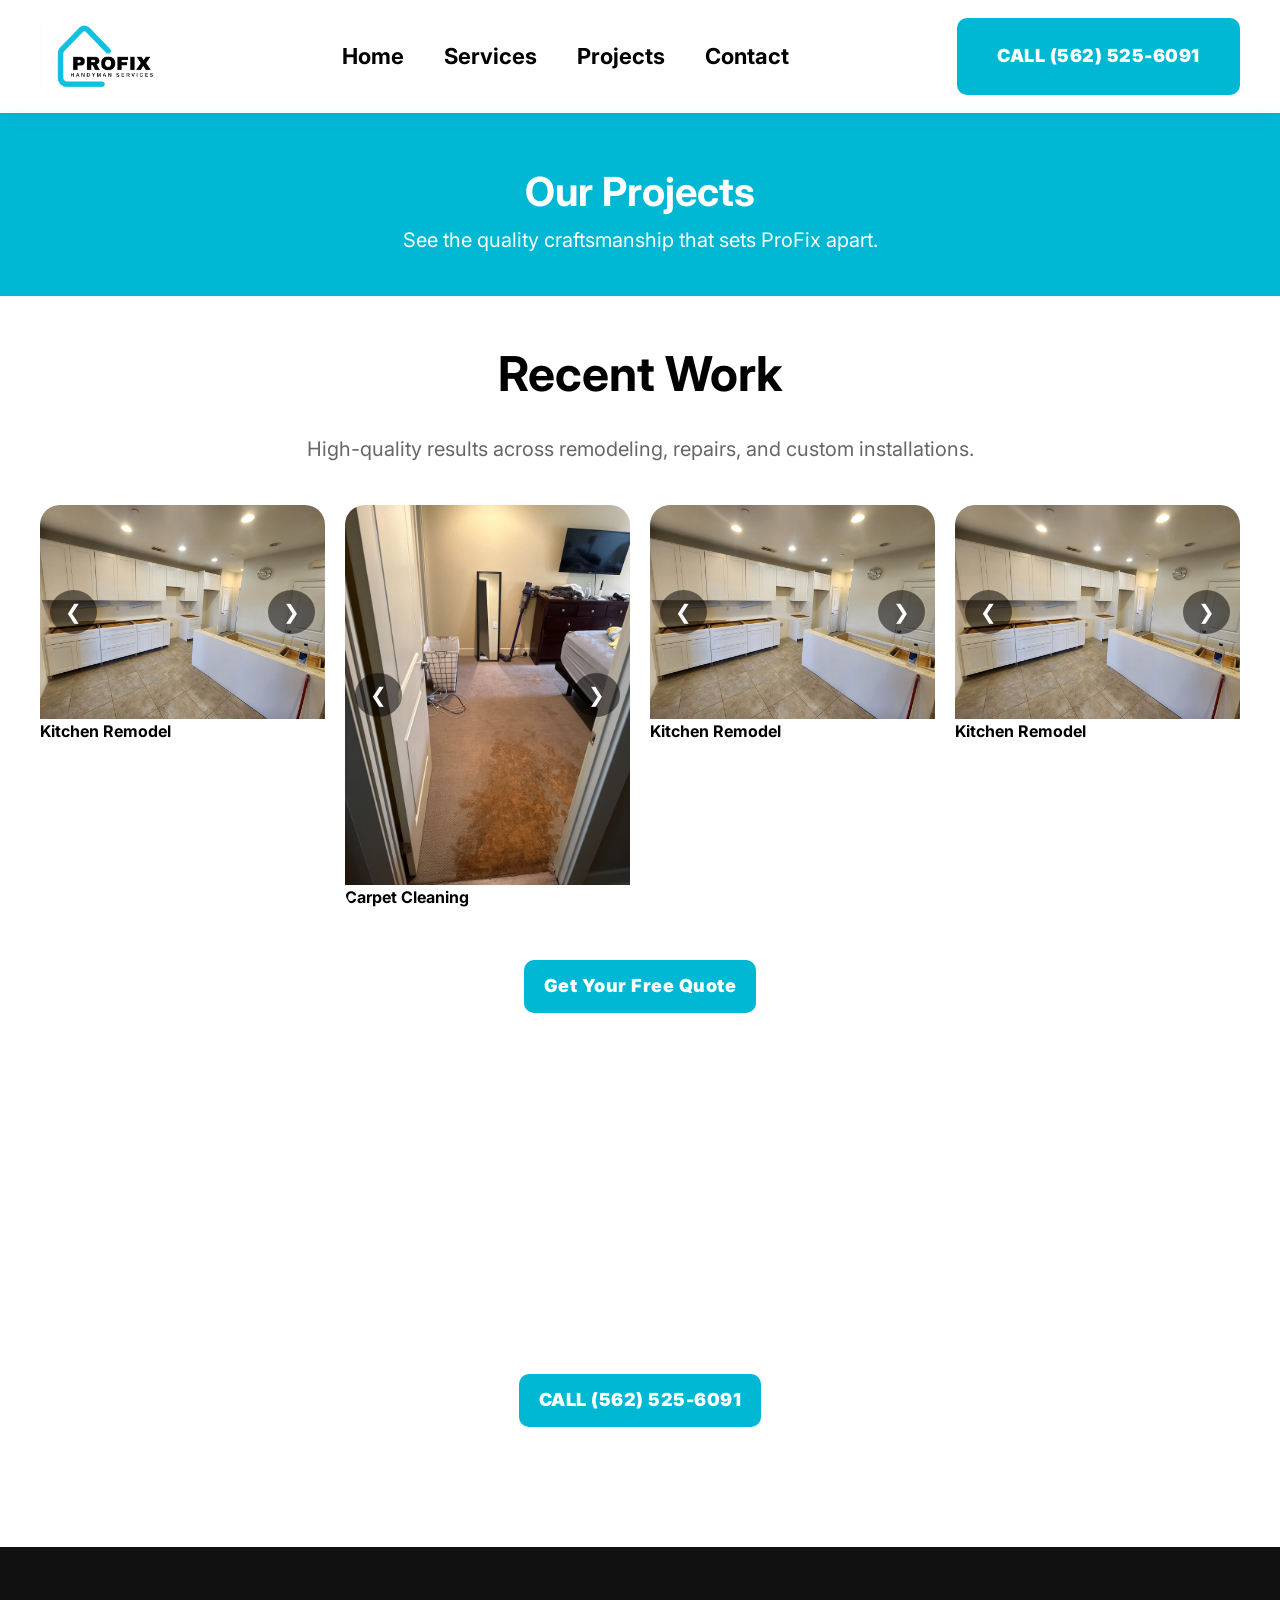
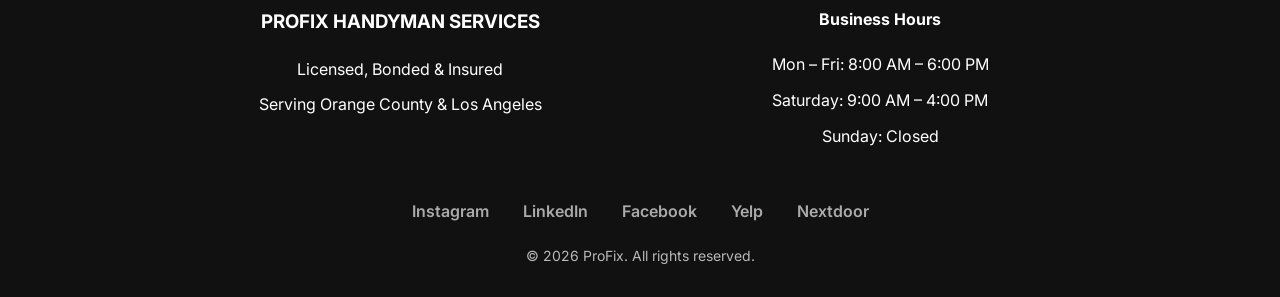
<file: projects.html>
<!DOCTYPE html>
<html lang="en">
<head>
    <meta charset="UTF-8">
    <title>Our Projects | ProFix Handyman</title>
    <meta name="viewport" content="width=device-width, initial-scale=1.0">
    <meta name="description" content="See our completed remodeling, repair, interior and exterior projects across Orange County and Los Angeles.">

    <link rel="icon" href="assets/images/logo/white-logo.png">

    <link rel="stylesheet" href="assets/css/base.css">
    <link rel="stylesheet" href="assets/css/layout.css">
    <link rel="stylesheet" href="assets/css/components.css">
    <link rel="stylesheet" href="assets/css/responsive.css">
    <link href="https://fonts.googleapis.com/css2?family=Inter:wght@400;600;700;800&display=swap" rel="stylesheet">
</head>

<script src="assets/js/script.js"></script>

<body>

<nav class="nav">
    <div class="logo">
        <a href="index.html">
            <img src="assets/images/logo/transparent-logo.png" alt="ProFix">
        </a>
    </div>

    <div class="nav-links">
        <a href="index.html" class="nav-link">Home</a>
        <a href="services.html" class="nav-link">Services</a>
        <a href="projects.html" class="nav-link">Projects</a>
        <a href="contact.html" class="nav-link">Contact</a>
    </div>

    <div class="nav-btn">
        <a href="tel:562-525-6091" class="btn-primary">
            CALL (562) 525-6091
        </a>
    </div>
</nav>

<header class="page-header">
    <h1>Our Projects</h1>
    <p>See the quality craftsmanship that sets ProFix apart.</p>
</header>

<section class="gallery-preview">
    <h2 class="section-title">Recent Work</h2>
    <p class="section-subtitle">
        High-quality results across remodeling, repairs, and custom installations.
    </p>

    <div class="gallery-grid">

        <div class="gallery-item">

            <div class="gallery-slider">
                <img src="assets/images/gallery/kitchen-remodel-1.jpg" class="slide active">
                <img src="assets/images/gallery/kitchen-remodel-2.jpg" class="slide">

                <button class="slide-btn prev">&#10094;</button>
                <button class="slide-btn next">&#10095;</button>
            </div>

            <div class="gallery-overlay">
                <strong>Kitchen Remodel</strong>
            </div>

        </div>

        <div class="gallery-item">

            <div class="gallery-slider">
                <img src="assets/images/gallery/carpet-before-1.jpg" class="slide active">
                <img src="assets/images/gallery/carpet-after-2.jpg" class="slide">

                <button class="slide-btn prev">&#10094;</button>
                <button class="slide-btn next">&#10095;</button>
            </div>

            <div class="gallery-overlay">
                <strong>Carpet Cleaning</strong>
            </div>

        </div>

        <div class="gallery-item">

            <div class="gallery-slider">
                <img src="assets/images/gallery/kitchen-remodel-1.jpg" class="slide active">
                <img src="assets/images/gallery/kitchen-remodel-2.jpg" class="slide">

                <button class="slide-btn prev">&#10094;</button>
                <button class="slide-btn next">&#10095;</button>
            </div>

            <div class="gallery-overlay">
                <strong>Kitchen Remodel</strong>
            </div>

        </div>

        <div class="gallery-item">

            <div class="gallery-slider">
                <img src="assets/images/gallery/kitchen-remodel-1.jpg" class="slide active">
                <img src="assets/images/gallery/kitchen-remodel-2.jpg" class="slide">

                <button class="slide-btn prev">&#10094;</button>
                <button class="slide-btn next">&#10095;</button>
            </div>

            <div class="gallery-overlay">
                <strong>Kitchen Remodel</strong>
            </div>

        </div>

    </div>

    <div style="margin-top: 50px; text-align:center;">
        <a href="contact.html#contact-form" class="btn-primary">
            Get Your Free Quote
        </a>
    </div>
</section>

<section class="cta-section">
    <h2>Ready to Start Your Project?</h2>
    <p>Let’s build something amazing together.</p>
    <a href="tel:562-525-6091" class="btn-primary btn-white">
        CALL (562) 525-6091
    </a>
</section>

<footer class="footer">

    <div class="footer-top">

        <div class="footer-col">
            <h3>PROFIX HANDYMAN SERVICES</h3>
            <p>Licensed, Bonded & Insured</p>
            <p>Serving Orange County & Los Angeles</p>
        </div>

        <div class="footer-col">
            <h4>Business Hours</h4>
            <p>Mon – Fri: 8:00 AM – 6:00 PM</p>
            <p>Saturday: 9:00 AM – 4:00 PM</p>
            <p>Sunday: Closed</p>
        </div>

    </div>

    <div class="footer-social">
        <a href="https://www.instagram.com/profixoc" target="_blank">Instagram</a>
        <a href="linkedin.com/company/profix-handyman-services" target="_blank">LinkedIn</a>
        <a href="https://www.facebook.com/profile.php?id=61571791307152" target="_blank">Facebook</a>
        <a href="https://www.yelp.com/biz/profix-handyman-services-yorba-linda" target="_blank">Yelp</a>
        <a href="https://nextdoor.com/pages/profix-handyman-services-yorba-linda-ca/" target="_blank">Nextdoor</a>
    </div>

    <div class="footer-bottom">
        © 2026 ProFix. All rights reserved.
    </div>

</footer>

<script src="assets/js/chat.js"></script>

</body>
</html>
</file>
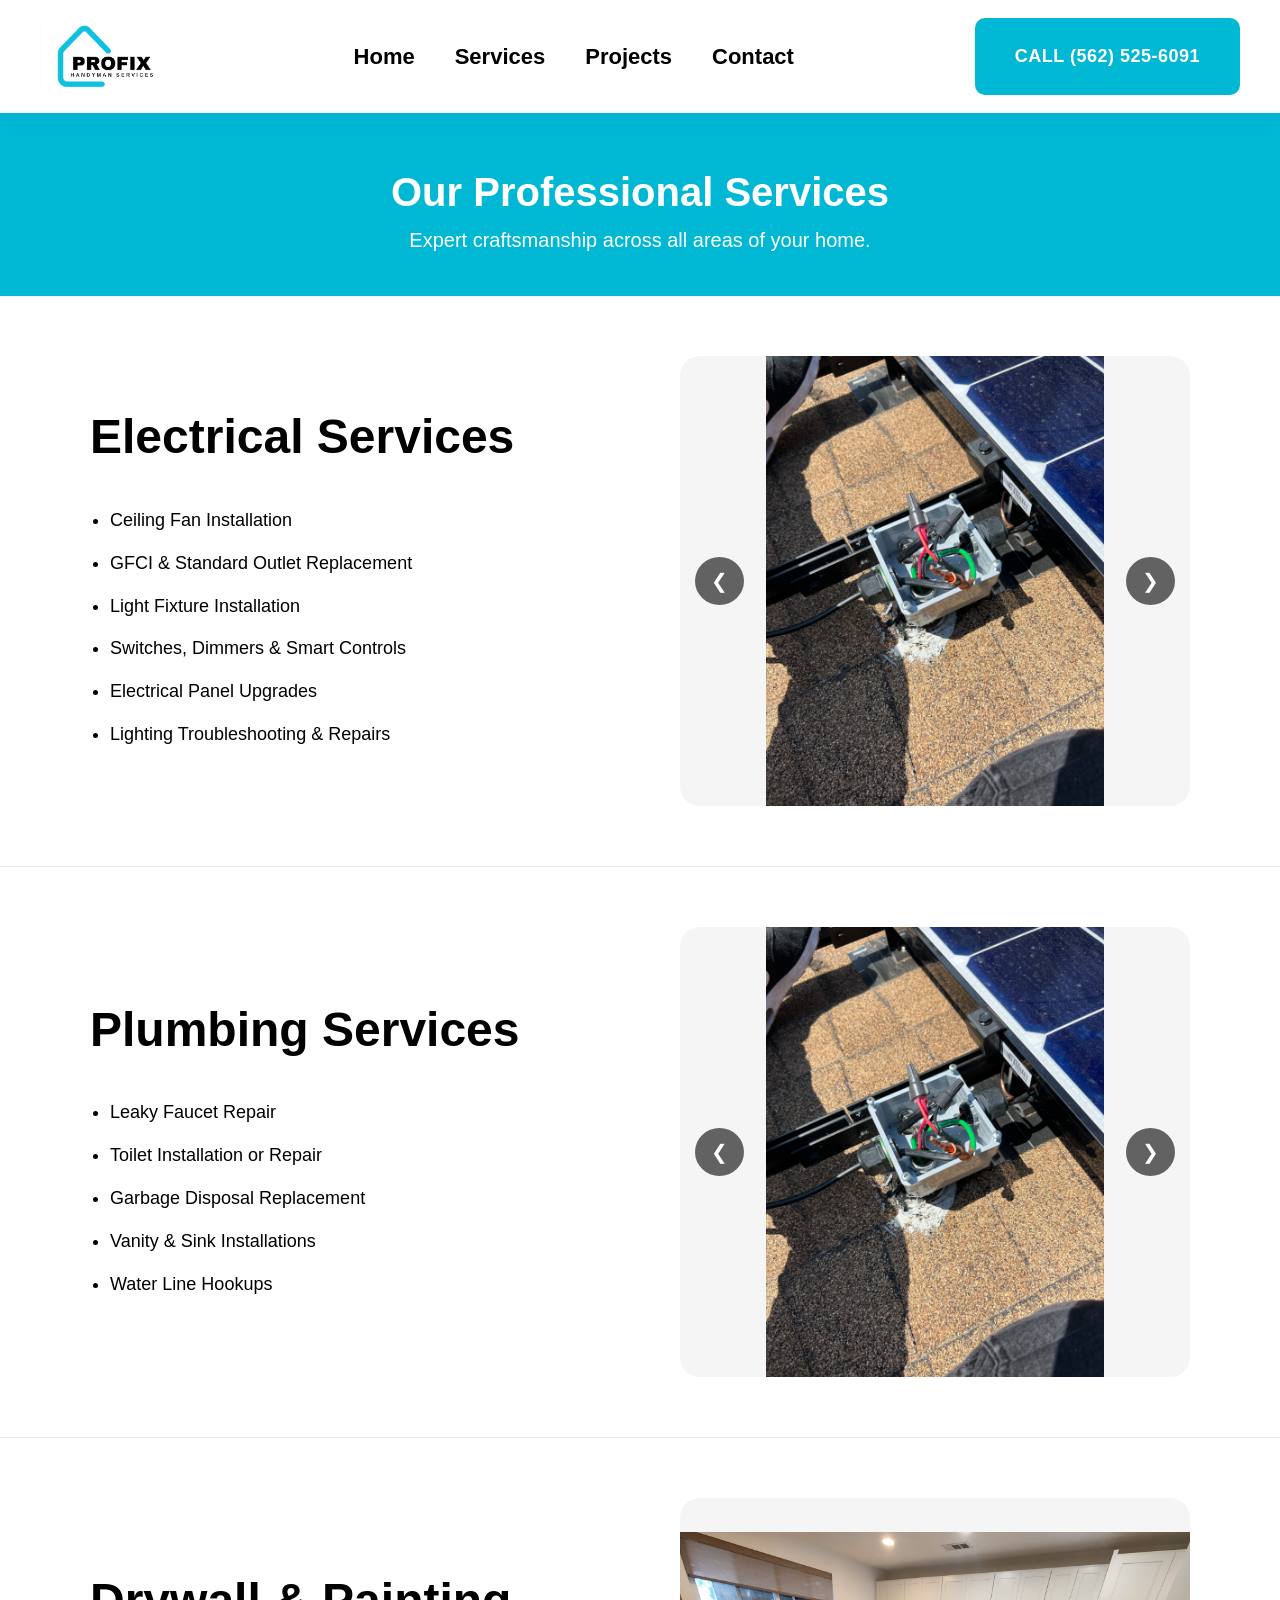
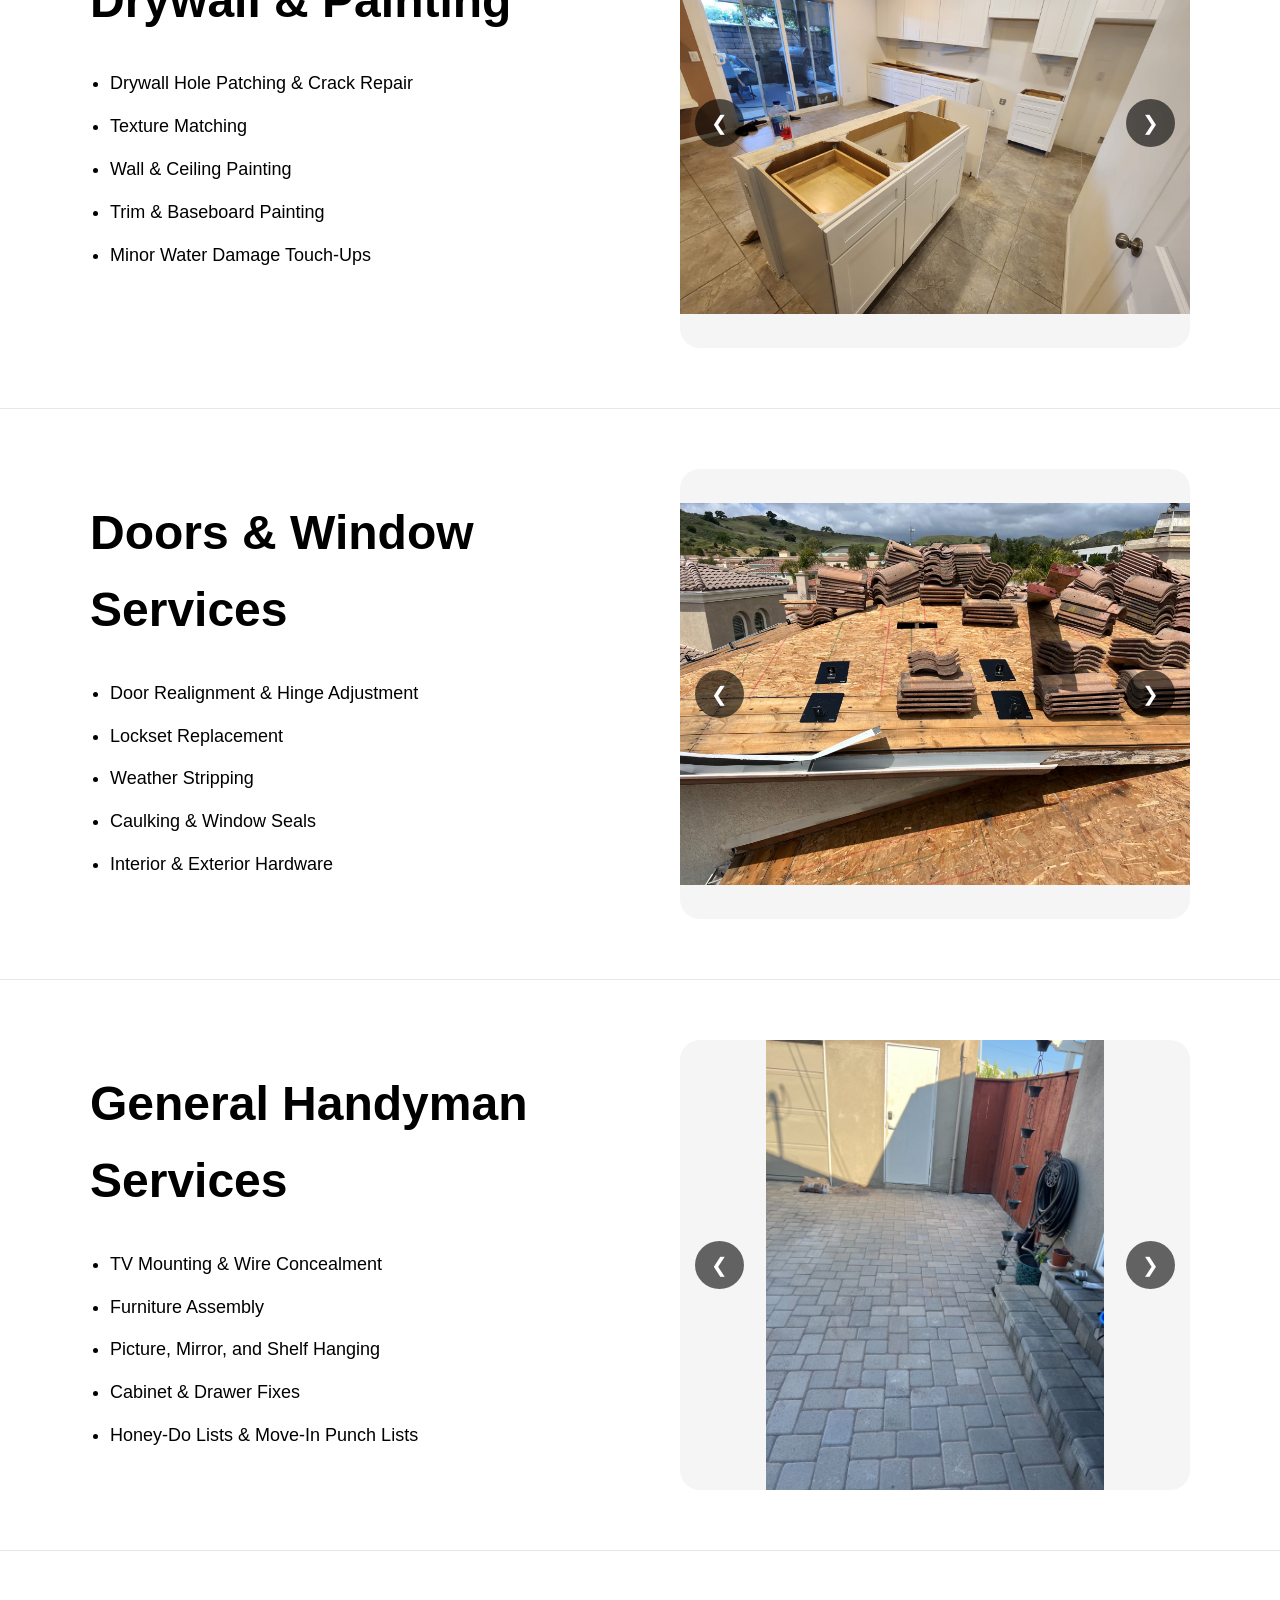
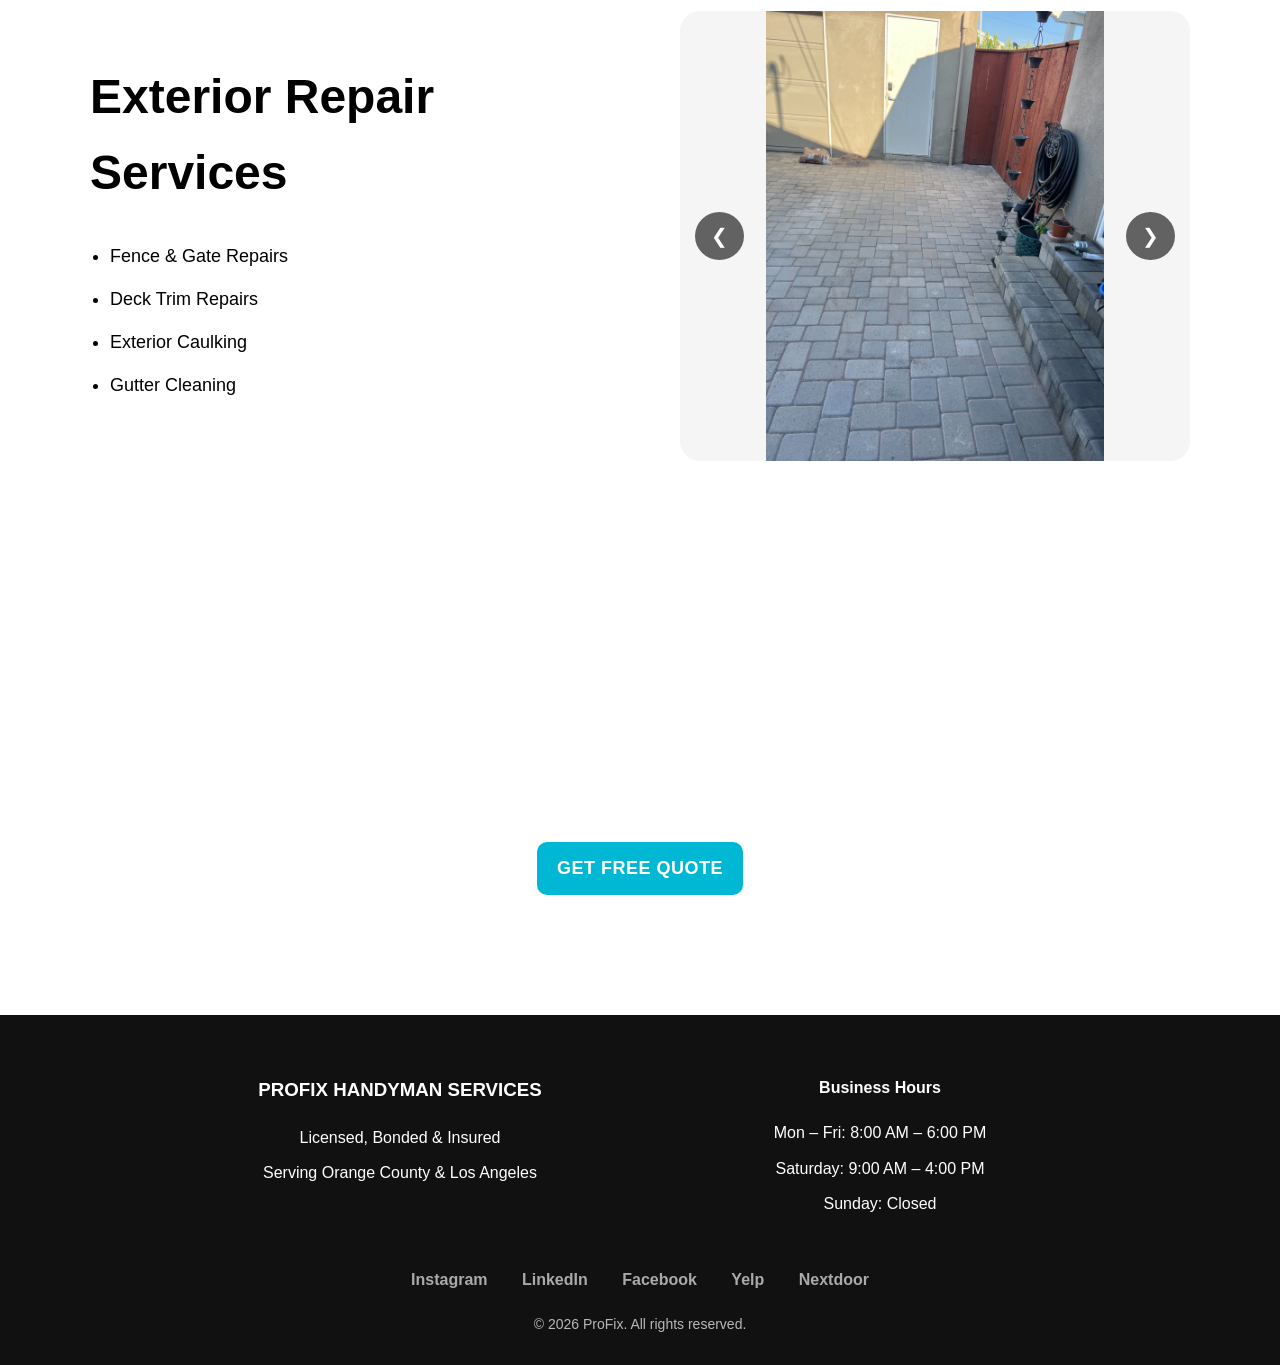
<file: services.html>
<!DOCTYPE html>
<html lang="en">
<head>
    <meta charset="UTF-8">
    <title>Professional Services | ProFix Handyman</title>
    <meta name="viewport" content="width=device-width, initial-scale=1.0">
    <meta name="description" content="Remodeling, repairs, interior and exterior handyman services in Orange County and Los Angeles.">

    <link rel="icon" href="assets/images/logo/white-logo.png">

    <link rel="stylesheet" href="assets/css/base.css">
    <link rel="stylesheet" href="assets/css/layout.css">
    <link rel="stylesheet" href="assets/css/components.css">
    <link rel="stylesheet" href="assets/css/responsive.css">
</head>

<body>

<nav class="nav">
    <div class="logo">
        <a href="index.html">
            <img src="assets/images/logo/transparent-logo.png" alt="ProFix">
        </a>
    </div>

    <div class="nav-links">
        <a href="index.html" class="nav-link">Home</a>
        <a href="services.html" class="nav-link">Services</a>
        <a href="projects.html" class="nav-link">Projects</a>
        <a href="contact.html" class="nav-link">Contact</a>
    </div>

    <div class="nav-btn">
        <a href="tel:562-525-6091" class="btn-primary">
            CALL (562) 525-6091
        </a>
    </div>
</nav>

<header class="page-header">
    <h1>Our Professional Services</h1>
    <p>Expert craftsmanship across all areas of your home.</p>
</header>

<section id="electrical" class="service-split">

    <div class="service-split-container">

        <div class="service-info">
            <h2>Electrical Services</h2>
            <ul>
                <li>Ceiling Fan Installation</li>
                <li>GFCI & Standard Outlet Replacement</li>
                <li>Light Fixture Installation</li>
                <li>Switches, Dimmers & Smart Controls</li>
                <li>Electrical Panel Upgrades</li>
                <li>Lighting Troubleshooting & Repairs</li>
            </ul>
        </div>

        <div class="service-slider">
            <div class="service-slider-wrapper">

                <img src="assets/images/gallery/solar-electrical.jpg"
                     class="service-slide active"
                     alt="Electrical Work">

                <img src="assets/images/gallery/kitchen-remodel-1.jpg"
                     class="service-slide"
                     alt="Electrical Installation">

                <button class="service-slide-btn service-prev">&#10094;</button>
                <button class="service-slide-btn service-next">&#10095;</button>

            </div>
        </div>

    </div>

</section>


<section id="plumbing" class="service-split">

    <div class="service-split-container">

        <div class="service-info">
            <h2>Plumbing Services</h2>
            <ul>
                <li>Leaky Faucet Repair</li>
                <li>Toilet Installation or Repair</li>
                <li>Garbage Disposal Replacement</li>
                <li>Vanity & Sink Installations</li>
                <li>Water Line Hookups</li>
            </ul>
        </div>

        <div class="service-slider">
            <div class="service-slider-wrapper">

                <img src="assets/images/gallery/solar-electrical.jpg"
                     class="service-slide active"
                     alt="Electrical Work">

                <img src="assets/images/gallery/kitchen-remodel-1.jpg"
                     class="service-slide"
                     alt="Electrical Installation">

                <button class="service-slide-btn service-prev">&#10094;</button>
                <button class="service-slide-btn service-next">&#10095;</button>

            </div>
        </div>

    </div>

</section>

<section id="drywall" class="service-split">

    <div class="service-split-container">

        <div class="service-info">
            <h2>Drywall & Painting</h2>
            <ul>
                <li>Drywall Hole Patching & Crack Repair</li>
                <li>Texture Matching</li>
                <li>Wall & Ceiling Painting</li>
                <li>Trim & Baseboard Painting</li>
                <li>Minor Water Damage Touch-Ups</li>
            </ul>
        </div>

        <div class="service-slider">
            <div class="service-slider-wrapper">

                <img src="assets/images/gallery/kitchen-remodel-2.jpg"
                     class="service-slide active"
                     alt="Painting Work">

                <img src="assets/images/gallery/commercial-kitchen.jpg"
                     class="service-slide"
                     alt="Drywall Work">

                <button class="service-slide-btn service-prev">&#10094;</button>
                <button class="service-slide-btn service-next">&#10095;</button>

            </div>
        </div>

    </div>

</section>

<section id="doors" class="service-split">

    <div class="service-split-container">

        <div class="service-info">
            <h2>Doors & Window Services</h2>
            <ul>
                <li>Door Realignment & Hinge Adjustment</li>
                <li>Lockset Replacement</li>
                <li>Weather Stripping</li>
                <li>Caulking & Window Seals</li>
                <li>Interior & Exterior Hardware</li>
            </ul>
        </div>

        <div class="service-slider">
            <div class="service-slider-wrapper">

                <img src="assets/images/gallery/roofing-repair.jpg"
                     class="service-slide active"
                     alt="Door Repair">

                <img src="assets/images/gallery/patio-pavers-progress.jpg"
                     class="service-slide"
                     alt="Window Repair">

                <button class="service-slide-btn service-prev">&#10094;</button>
                <button class="service-slide-btn service-next">&#10095;</button>

            </div>
        </div>

    </div>

</section>

<section id="general" class="service-split">

    <div class="service-split-container">

        <div class="service-info">
            <h2>General Handyman Services</h2>
            <ul>
                <li>TV Mounting & Wire Concealment</li>
                <li>Furniture Assembly</li>
                <li>Picture, Mirror, and Shelf Hanging</li>
                <li>Cabinet & Drawer Fixes</li>
                <li>Honey-Do Lists & Move-In Punch Lists</li>
            </ul>
        </div>

        <div class="service-slider">
            <div class="service-slider-wrapper">

                <img src="assets/images/gallery/patio-pavers-complete.jpg"
                     class="service-slide active"
                     alt="Exterior Repair">

                <img src="assets/images/gallery/roofing-repair.jpg"
                     class="service-slide"
                     alt="Outdoor Repair">

                <button class="service-slide-btn service-prev">&#10094;</button>
                <button class="service-slide-btn service-next">&#10095;</button>

            </div>
        </div>

    </div>

</section>

<section id="exterior" class="service-split">

    <div class="service-split-container">

        <div class="service-info">
            <h2>Exterior Repair Services</h2>
            <ul>
                <li>Fence & Gate Repairs</li>
                <li>Deck Trim Repairs</li>
                <li>Exterior Caulking</li>
                <li>Gutter Cleaning</li>
            </ul>
        </div>

        <div class="service-slider">
            <div class="service-slider-wrapper">

                <img src="assets/images/gallery/patio-pavers-complete.jpg"
                     class="service-slide active"
                     alt="Exterior Repair">

                <img src="assets/images/gallery/roofing-repair.jpg"
                     class="service-slide"
                     alt="Outdoor Repair">

                <button class="service-slide-btn service-prev">&#10094;</button>
                <button class="service-slide-btn service-next">&#10095;</button>

            </div>
        </div>

    </div>

</section>

<section class="cta-section">
    <h2>Ready to Start Your Project?</h2>
    <p>Call today for a free consultation.</p>
    <a href="contact.html#contact-form" class="btn-primary">
        GET FREE QUOTE
    </a>
</section>

<footer class="footer">

    <div class="footer-top">

        <div class="footer-col">
            <h3>PROFIX HANDYMAN SERVICES</h3>
            <p>Licensed, Bonded & Insured</p>
            <p>Serving Orange County & Los Angeles</p>
        </div>

        <div class="footer-col">
            <h4>Business Hours</h4>
            <p>Mon – Fri: 8:00 AM – 6:00 PM</p>
            <p>Saturday: 9:00 AM – 4:00 PM</p>
            <p>Sunday: Closed</p>
        </div>

    </div>

    <div class="footer-social">
        <a href="https://www.instagram.com/profixoc" target="_blank">Instagram</a>
        <a href="linkedin.com/company/profix-handyman-services" target="_blank">LinkedIn</a>
        <a href="https://www.facebook.com/profile.php?id=61571791307152" target="_blank">Facebook</a>
        <a href="https://www.yelp.com/biz/profix-handyman-services-yorba-linda" target="_blank">Yelp</a>
        <a href="https://nextdoor.com/pages/profix-handyman-services-yorba-linda-ca/" target="_blank">Nextdoor</a>
    </div>

    <div class="footer-bottom">
        © 2026 ProFix. All rights reserved.
    </div>

</footer>

<script src="assets/js/script.js"></script>
</body>
</html>
</file>
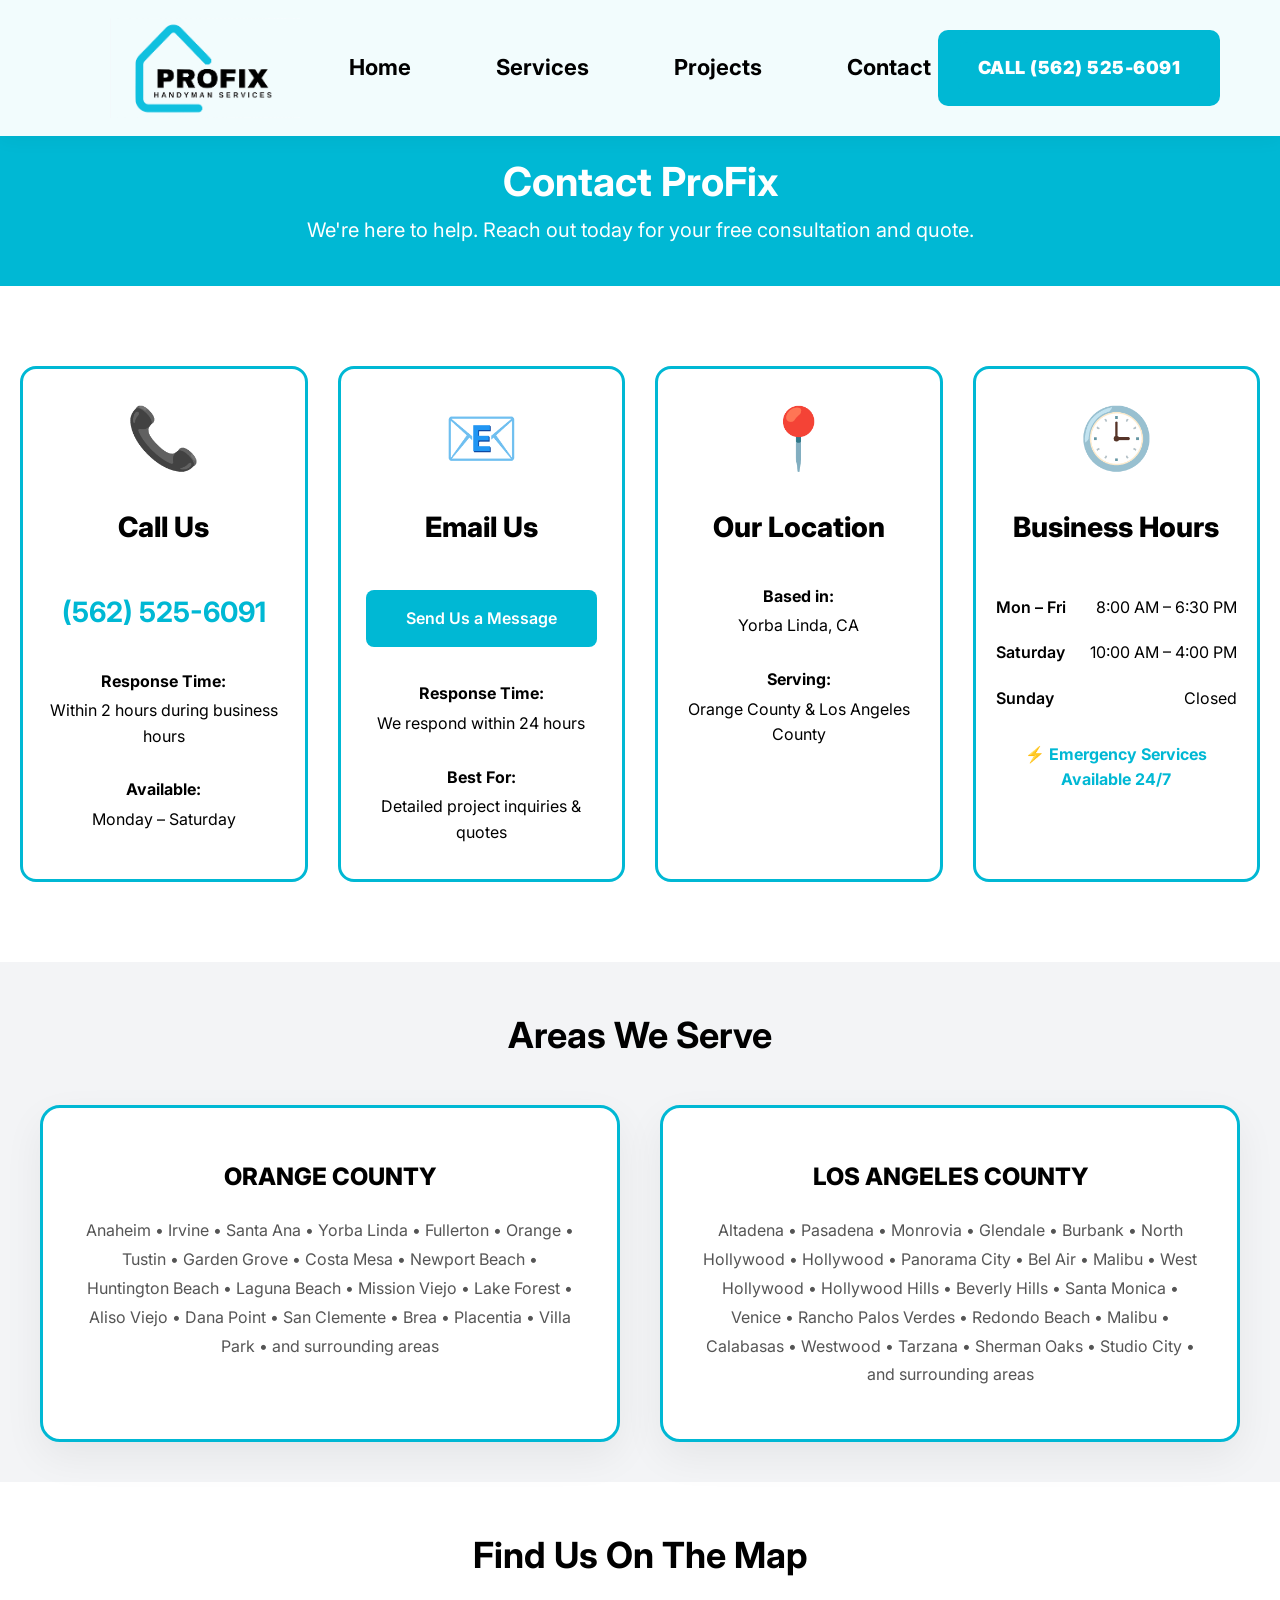
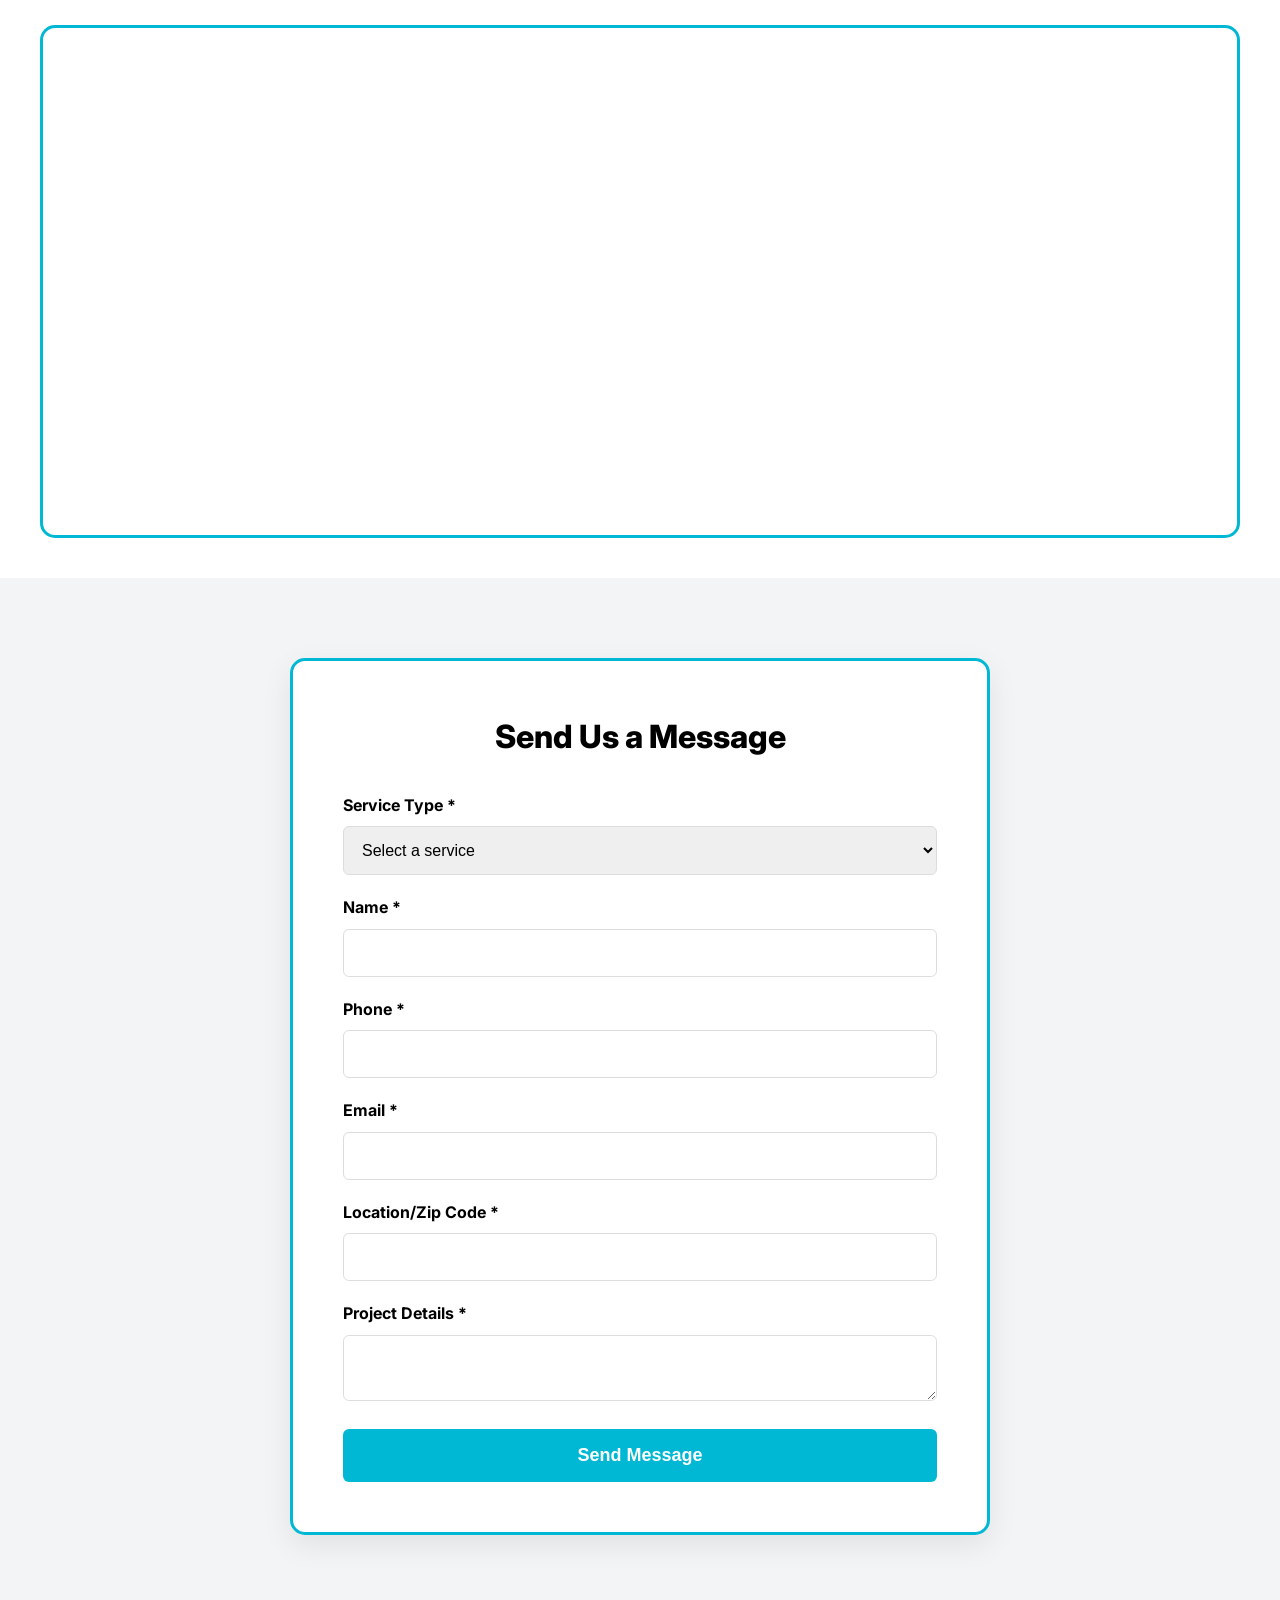
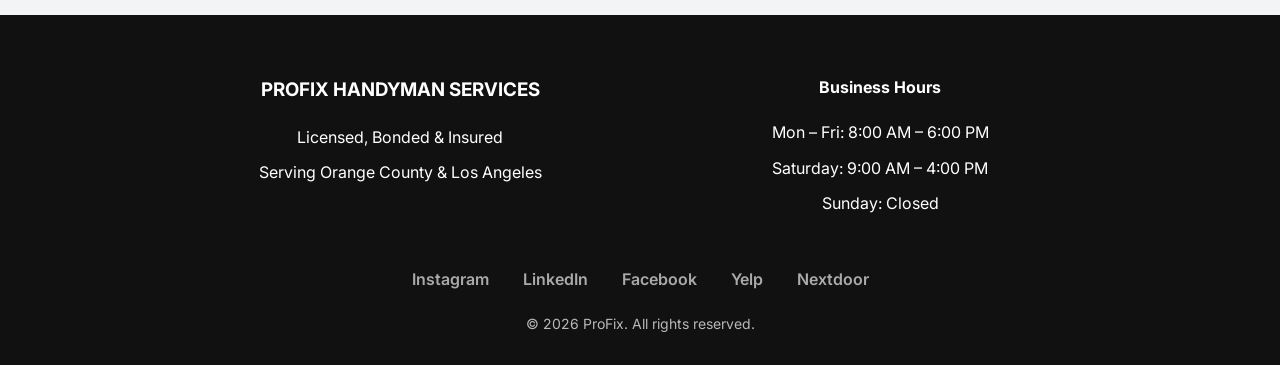
<file: public/contact.html>
<!DOCTYPE html>
<html lang="en">
<head>
    <meta charset="UTF-8">
    <title>Contact ProFix Handyman | Orange County & LA</title>
    <meta name="viewport" content="width=device-width, initial-scale=1.0">

    <meta name="description" content="Contact ProFix Handyman Services for a free quote. Serving Orange County & Los Angeles. Call (562) 525-6091.">

    <link rel="icon" href="assets/images/logo/transparent-logo.png">

    <!-- CSS -->
    <link rel="stylesheet" href="assets/css/base.css">
    <link rel="stylesheet" href="assets/css/components.css">
    <link rel="stylesheet" href="assets/css/layout.css">
    <link rel="stylesheet" href="assets/css/responsive.css">

    <!-- Font -->
    <link href="https://fonts.googleapis.com/css2?family=Inter:wght@400;600;700;800&display=swap" rel="stylesheet">
</head>

<body>

<nav class="nav">
    <div class="logo">
        <a href="index.html">
            <img src="assets/images/logo/transparent-logo.png" alt="ProFix">
        </a>
    </div>

    <div class="nav-links">
        <a href="index.html" class="nav-link">Home</a>
        <a href="services.html" class="nav-link">Services</a>
        <a href="projects.html" class="nav-link">Projects</a>
        <a href="contact.html" class="nav-link">Contact</a>
    </div>

    <div class="nav-btn">
        <a href="tel:562-525-6091" class="btn-primary">
            CALL (562) 525-6091
        </a>
    </div>
</nav>

<!-- PAGE HEADER -->
<header class="page-header">
    <h1>Contact ProFix</h1>
    <p>We're here to help. Reach out today for your free consultation and quote.</p>
</header>

<!-- CONTACT CARDS -->
<section class="contact-section">
    <div class="contact-grid">

        <div class="contact-card">
            <span class="contact-icon">📞</span>
            <h2>Call Us</h2>
            <a href="tel:562-525-6091" class="large-phone">(562) 525-6091</a>
            <div class="contact-detail">
                <strong>Response Time:</strong>
                Within 2 hours during business hours
            </div>
            <div class="contact-detail">
                <strong>Available:</strong>
                Monday – Saturday
            </div>
        </div>

        <!-- Email Contact -->
        <div class="contact-card">
            <span class="contact-icon">📧</span>
            <h2>Email Us</h2>

            <a href="#contact-form" class="contact-btn">
                Send Us a Message
            </a>

            <div class="contact-detail">
                <strong>Response Time:</strong>
                We respond within 24 hours
            </div>

            <div class="contact-detail">
                <strong>Best For:</strong>
                Detailed project inquiries & quotes
            </div>
        </div>

        <div class="contact-card">
            <span class="contact-icon">📍</span>
            <h2>Our Location</h2>
            <div class="contact-detail">
                <strong>Based in:</strong>
                Yorba Linda, CA
            </div>
            <div class="contact-detail">
                <strong>Serving:</strong>
                Orange County & Los Angeles County
            </div>
        </div>

        <div class="contact-card">
            <span class="contact-icon">🕒</span>
            <h2>Business Hours</h2>

            <table class="hours-table">
                <tr>
                    <td>Mon – Fri</td>
                    <td>8:00 AM – 6:30 PM</td>
                </tr>
                <tr>
                    <td>Saturday</td>
                    <td>10:00 AM – 4:00 PM</td>
                </tr>
                <tr>
                    <td>Sunday</td>
                    <td>Closed</td>
                </tr>
            </table>

            <div class="contact-detail" style="margin-top:20px;">
                <strong style="color: var(--teal);">
                    ⚡ Emergency Services Available 24/7
                </strong>
            </div>
        </div>

    </div>
</section>

<!-- AREAS WE SERVE -->
<section class="service-areas">
    <h2>Areas We Serve</h2>

    <div class="areas-grid">

        <div class="area-card">
            <h3>ORANGE COUNTY</h3>
            <p>
                Anaheim • Irvine • Santa Ana • Yorba Linda • Fullerton • 
                Orange • Tustin • Garden Grove • Costa Mesa • Newport Beach • 
                Huntington Beach • Laguna Beach • Mission Viejo • Lake Forest • 
                Aliso Viejo • Dana Point • San Clemente • Brea • Placentia • 
                Villa Park • and surrounding areas
            </p>
        </div>

        <div class="area-card">
            <h3>LOS ANGELES COUNTY</h3>
            <p>
                Altadena • Pasadena • Monrovia • Glendale • Burbank • North Hollywood • Hollywood • 
                Panorama City • Bel Air • Malibu • West Hollywood • Hollywood Hills • Beverly Hills • 
                Santa Monica • Venice • Rancho Palos Verdes • Redondo Beach • Malibu • Calabasas •
                Westwood • Tarzana • Sherman Oaks • Studio City • and surrounding areas
            </p>
        </div>

    </div>
</section>

<!-- MAP -->
<section class="map-section">
    <h2>Find Us On The Map</h2>

    <div class="map-container">
        <iframe
            src="https://www.google.com/maps/embed?pb=!1m18!1m12!1m3!1d106002.26870966362!2d-117.8300045!3d33.87494795!2m3!1f0!2f0!3f0!3m2!1i1024!2i768!4f13.1!3m3!1m2!1s0x2440d5f3c7040d91%3A0x3686fc5222d5b834!2sProFix!5e0!3m2!1sen!2sus!4v1772489156152!5m2!1sen!2sus"
            style="border:0;"
            allowfullscreen
            loading="lazy"
            referrerpolicy="no-referrer-when-downgrade">
        </iframe>
    </div>
</section>

<!-- CONTACT FORM -->
<section id="contact-form" class="contact-form-section">
    <div class="form-container">
        <h2>Send Us a Message</h2>

        <form action="https://formsubmit.co/0138cd99ebfe63c56e460e277f81294e" method="POST">
            <div class="form-group">
                <label>Service Type *</label>
                <select name="Service Type" required>
                    <option value="">Select a service</option>
                    <option>Remodeling</option>
                    <option>Repairs</option>
                    <option>Interior Work</option>
                    <option>Exterior Work</option>
                    <option>Other</option>
                </select>
            </div>

            <div class="form-group">
                <label>Name *</label>
                <input type="text" name="Name" required>
            </div>

            <div class="form-group">
                <label>Phone *</label>
                <input type="tel" name="Phone" required>
            </div>

            <div class="form-group">
                <label>Email *</label>
                <input type="email" name="Email" required>
            </div>

            <div class="form-group">
                <label>Location/Zip Code *</label>
                <input type="text" name="Location/Zip Code" required>
            </div>

            <div class="form-group">
                <label>Project Details *</label>
                <textarea name="Project Details" required></textarea>
            </div>

            <button type="submit" class="submit-btn">
                Send Message
            </button>
        </form>

    </div>
</section>

<!-- FOOTER -->
<footer class="footer">

    <div class="footer-top">

        <!-- Column 1 -->
        <div class="footer-col">
            <h3>PROFIX HANDYMAN SERVICES</h3>
            <p>Licensed, Bonded & Insured</p>
            <p>Serving Orange County & Los Angeles</p>
        </div>

        <!-- Column 2 - Hours -->
        <div class="footer-col">
            <h4>Business Hours</h4>
            <p>Mon – Fri: 8:00 AM – 6:00 PM</p>
            <p>Saturday: 9:00 AM – 4:00 PM</p>
            <p>Sunday: Closed</p>
        </div>

    </div>

    <!-- Social Links Row -->
    <div class="footer-social">
        <a href="https://www.instagram.com/profixoc" target="_blank">Instagram</a>
        <a href="linkedin.com/company/profix-handyman-services" target="_blank">LinkedIn</a>
        <a href="https://www.facebook.com/profile.php?id=61571791307152" target="_blank">Facebook</a>
        <a href="https://www.yelp.com/biz/profix-handyman-services-yorba-linda" target="_blank">Yelp</a>
        <a href="https://nextdoor.com/pages/profix-handyman-services-yorba-linda-ca/" target="_blank">Nextdoor</a>
    </div>

    <!-- Copyright -->
    <div class="footer-bottom">
        © 2026 ProFix. All rights reserved.
    </div>

</footer>

</body>
</html>
</file>
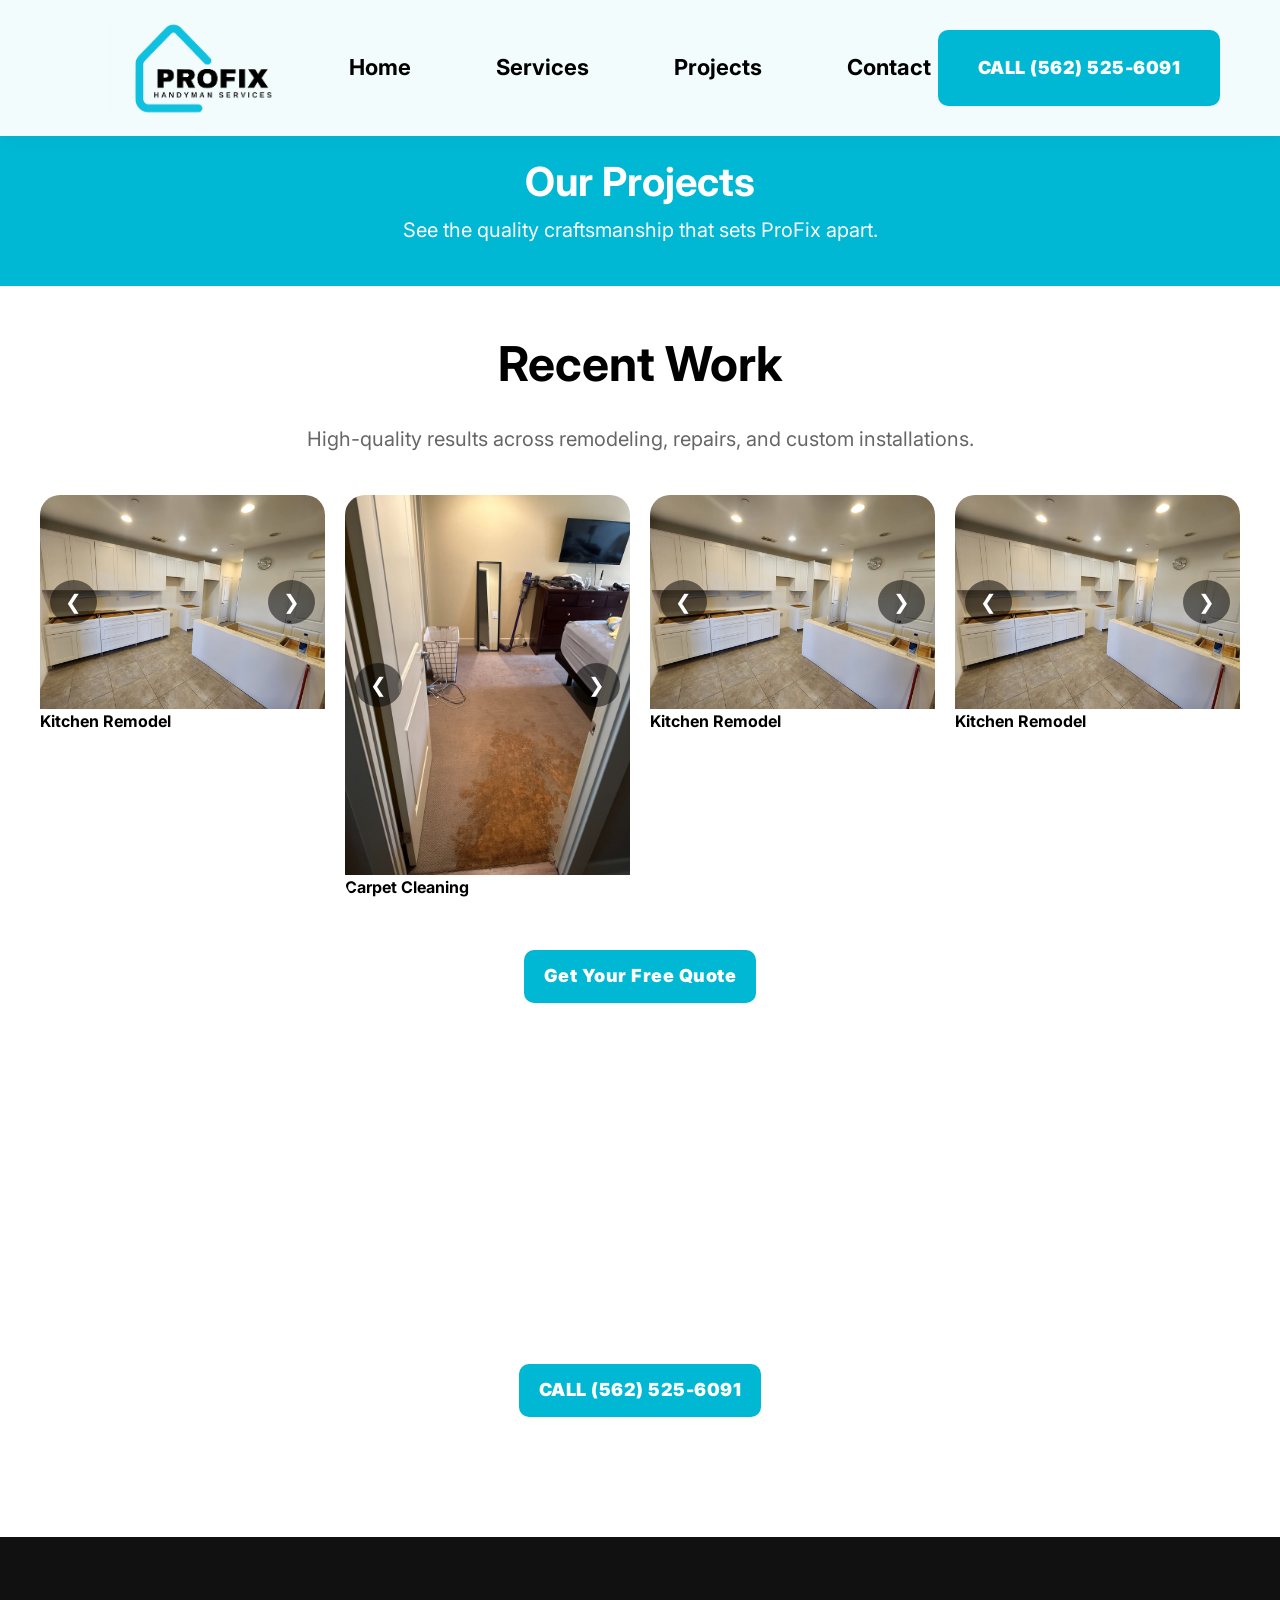
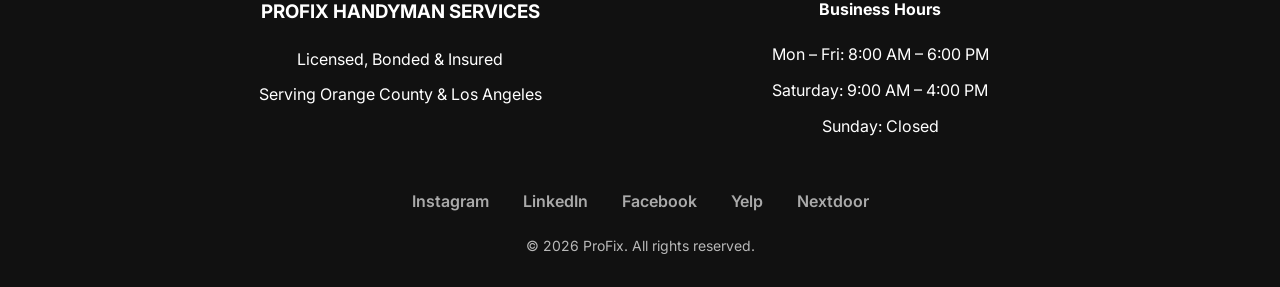
<file: public/projects.html>
<!DOCTYPE html>
<html lang="en">
<head>
    <meta charset="UTF-8">
    <title>Our Projects | ProFix Handyman</title>
    <meta name="viewport" content="width=device-width, initial-scale=1.0">
    <meta name="description" content="See our completed remodeling, repair, interior and exterior projects across Orange County and Los Angeles.">

    <link rel="icon" href="assets/images/logo/white-logo.png">

    <!-- Global CSS -->
    <link rel="stylesheet" href="assets/css/base.css">
    <link rel="stylesheet" href="assets/css/layout.css">
    <link rel="stylesheet" href="assets/css/components.css">
    <link rel="stylesheet" href="assets/css/responsive.css">
    <link href="https://fonts.googleapis.com/css2?family=Inter:wght@400;600;700;800&display=swap" rel="stylesheet">
</head>

<script src="assets/js/script.js"></script>

<body>

<nav class="nav">
    <div class="logo">
        <a href="index.html">
            <img src="assets/images/logo/transparent-logo.png" alt="ProFix">
        </a>
    </div>

    <div class="nav-links">
        <a href="index.html" class="nav-link">Home</a>
        <a href="services.html" class="nav-link">Services</a>
        <a href="projects.html" class="nav-link">Projects</a>
        <a href="contact.html" class="nav-link">Contact</a>
    </div>

    <div class="nav-btn">
        <a href="tel:562-525-6091" class="btn-primary">
            CALL (562) 525-6091
        </a>
    </div>
</nav>

<!-- Page Header -->
<header class="page-header">
    <h1>Our Projects</h1>
    <p>See the quality craftsmanship that sets ProFix apart.</p>
</header>

<!-- Gallery Section -->
<section class="gallery-preview">
    <h2 class="section-title">Recent Work</h2>
    <p class="section-subtitle">
        High-quality results across remodeling, repairs, and custom installations.
    </p>

    <div class="gallery-grid">

        <div class="gallery-item">

            <div class="gallery-slider">
                <img src="assets/images/gallery/kitchen-remodel-1.jpg" class="slide active">
                <img src="assets/images/gallery/kitchen-remodel-2.jpg" class="slide">

                <button class="slide-btn prev">&#10094;</button>
                <button class="slide-btn next">&#10095;</button>
            </div>

            <div class="gallery-overlay">
                <strong>Kitchen Remodel</strong>
            </div>

        </div>

        <div class="gallery-item">

            <div class="gallery-slider">
                <img src="assets/images/gallery/carpet-before-1.jpg" class="slide active">
                <img src="assets/images/gallery/carpet-after-2.jpg" class="slide">

                <button class="slide-btn prev">&#10094;</button>
                <button class="slide-btn next">&#10095;</button>
            </div>

            <div class="gallery-overlay">
                <strong>Carpet Cleaning</strong>
            </div>

        </div>

        <div class="gallery-item">

            <div class="gallery-slider">
                <img src="assets/images/gallery/kitchen-remodel-1.jpg" class="slide active">
                <img src="assets/images/gallery/kitchen-remodel-2.jpg" class="slide">

                <button class="slide-btn prev">&#10094;</button>
                <button class="slide-btn next">&#10095;</button>
            </div>

            <div class="gallery-overlay">
                <strong>Kitchen Remodel</strong>
            </div>

        </div>

        <div class="gallery-item">

            <div class="gallery-slider">
                <img src="assets/images/gallery/kitchen-remodel-1.jpg" class="slide active">
                <img src="assets/images/gallery/kitchen-remodel-2.jpg" class="slide">

                <button class="slide-btn prev">&#10094;</button>
                <button class="slide-btn next">&#10095;</button>
            </div>

            <div class="gallery-overlay">
                <strong>Kitchen Remodel</strong>
            </div>

        </div>

    </div>

    <div style="margin-top: 50px; text-align:center;">
        <a href="contact.html#contact-form" class="btn-primary">
            Get Your Free Quote
        </a>
    </div>
</section>

<!-- CTA -->
<section class="cta-section">
    <h2>Ready to Start Your Project?</h2>
    <p>Let’s build something amazing together.</p>
    <a href="tel:562-525-6091" class="btn-primary btn-white">
        CALL (562) 525-6091
    </a>
</section>

<!-- FOOTER -->
<footer class="footer">

    <div class="footer-top">

        <!-- Column 1 -->
        <div class="footer-col">
            <h3>PROFIX HANDYMAN SERVICES</h3>
            <p>Licensed, Bonded & Insured</p>
            <p>Serving Orange County & Los Angeles</p>
        </div>

        <!-- Column 2 - Hours -->
        <div class="footer-col">
            <h4>Business Hours</h4>
            <p>Mon – Fri: 8:00 AM – 6:00 PM</p>
            <p>Saturday: 9:00 AM – 4:00 PM</p>
            <p>Sunday: Closed</p>
        </div>

    </div>

    <!-- Social Links Row -->
    <div class="footer-social">
        <a href="https://www.instagram.com/profixoc" target="_blank">Instagram</a>
        <a href="linkedin.com/company/profix-handyman-services" target="_blank">LinkedIn</a>
        <a href="https://www.facebook.com/profile.php?id=61571791307152" target="_blank">Facebook</a>
        <a href="https://www.yelp.com/biz/profix-handyman-services-yorba-linda" target="_blank">Yelp</a>
        <a href="https://nextdoor.com/pages/profix-handyman-services-yorba-linda-ca/" target="_blank">Nextdoor</a>
    </div>

    <!-- Copyright -->
    <div class="footer-bottom">
        © 2026 ProFix. All rights reserved.
    </div>

</footer>

<!-- Shared Chat -->
<script src="assets/js/chat.js"></script>

</body>
</html>
</file>
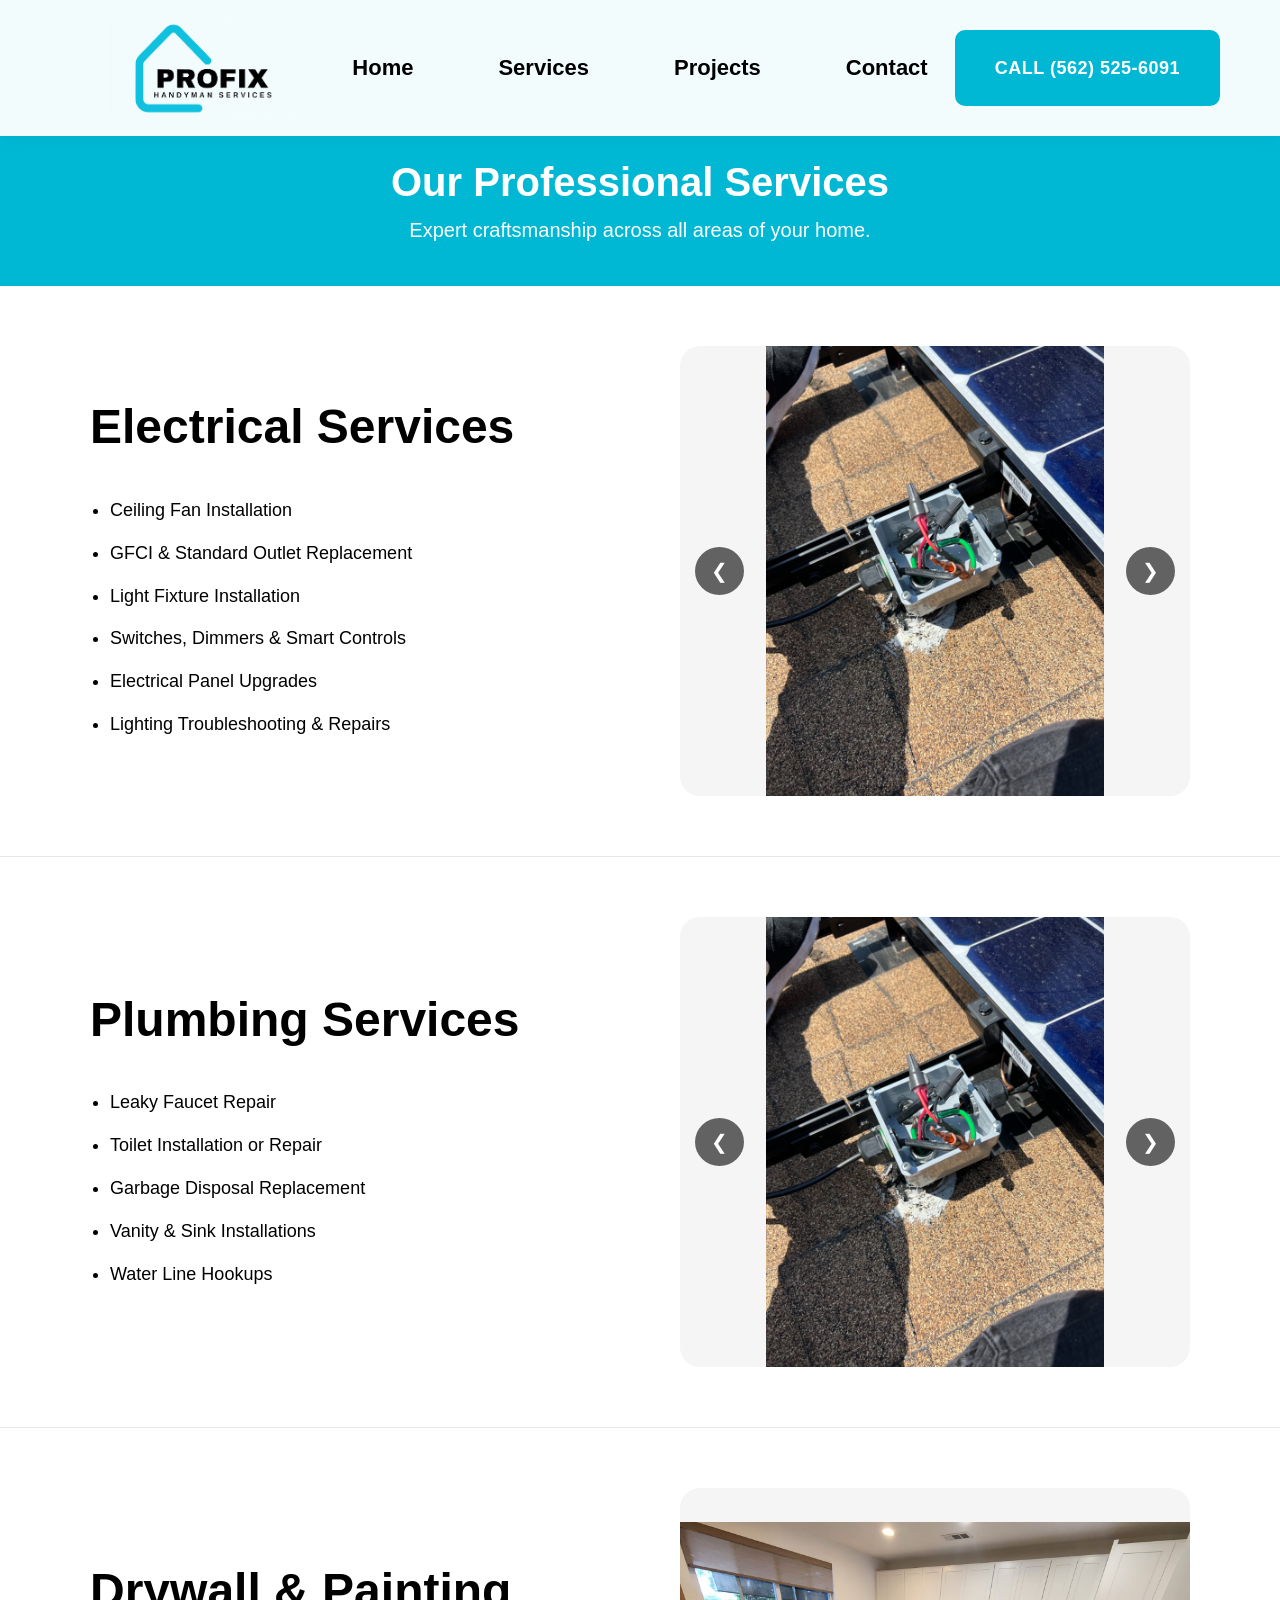
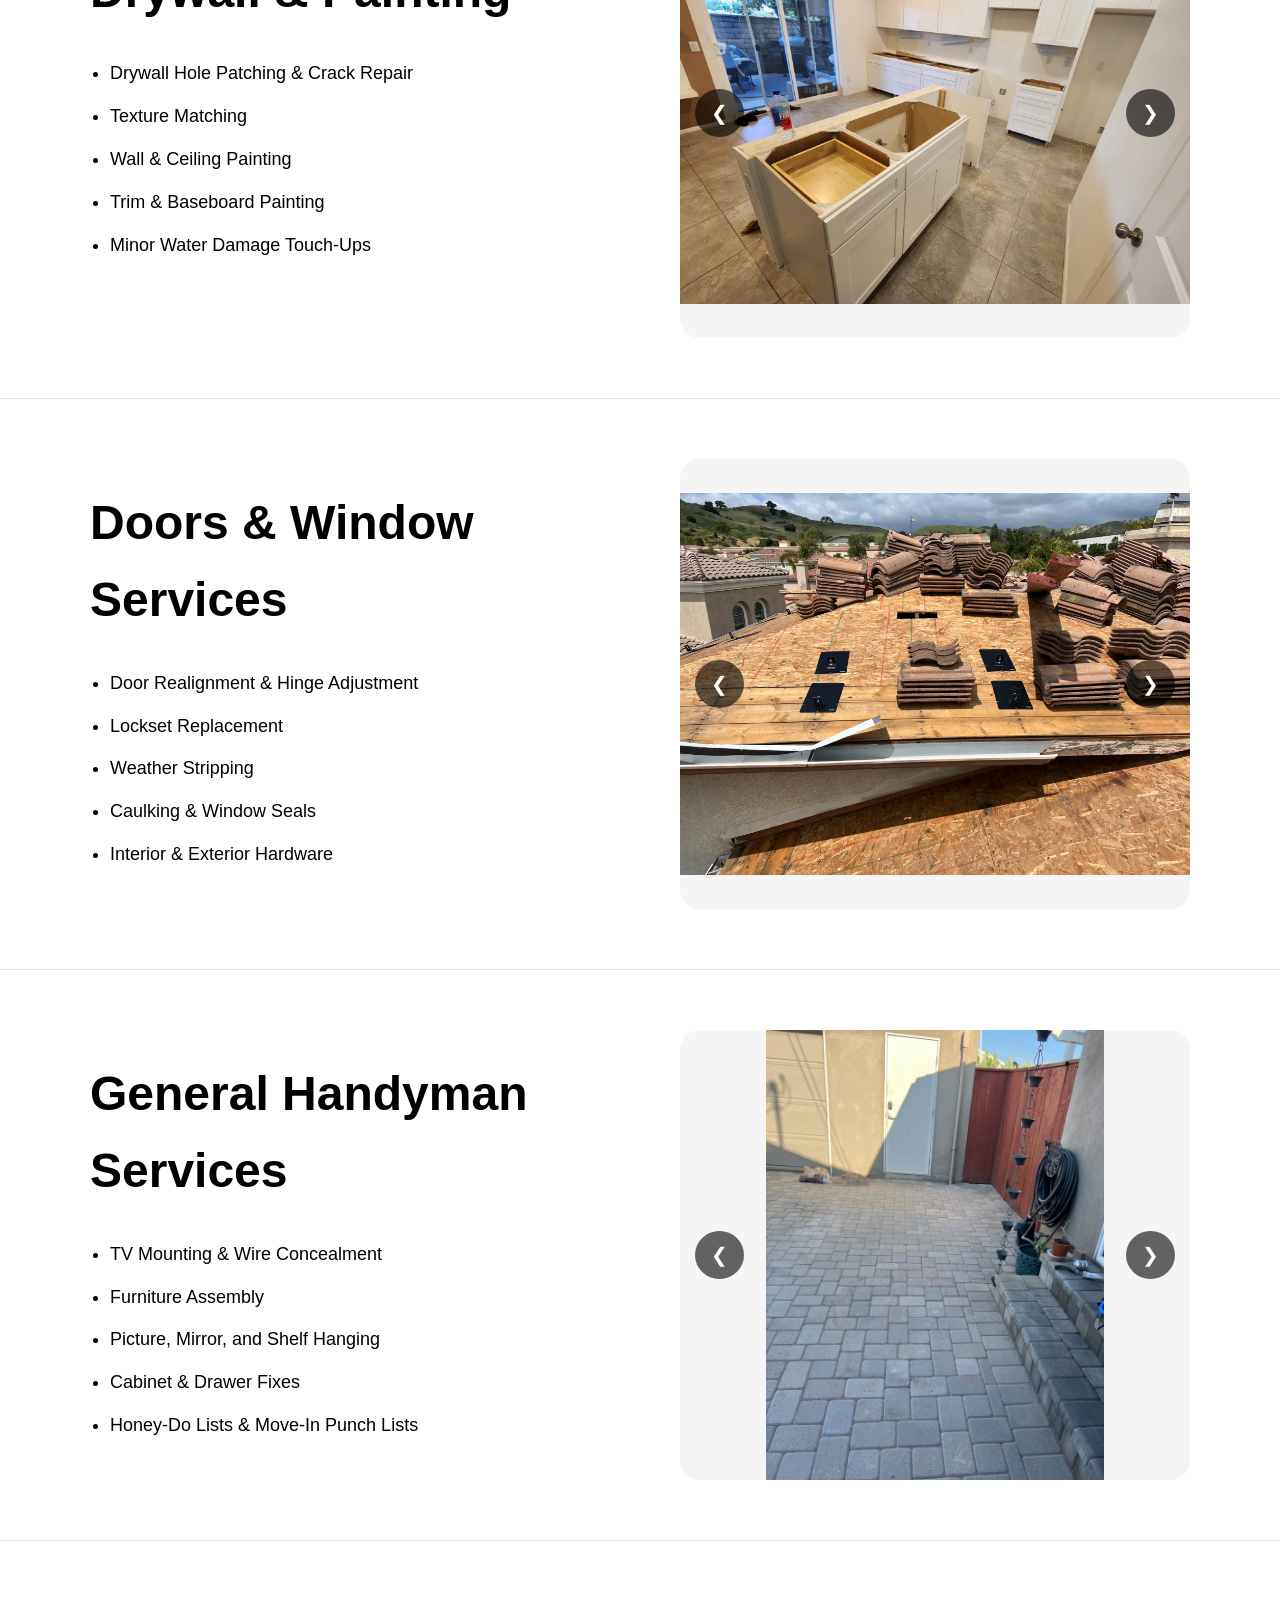
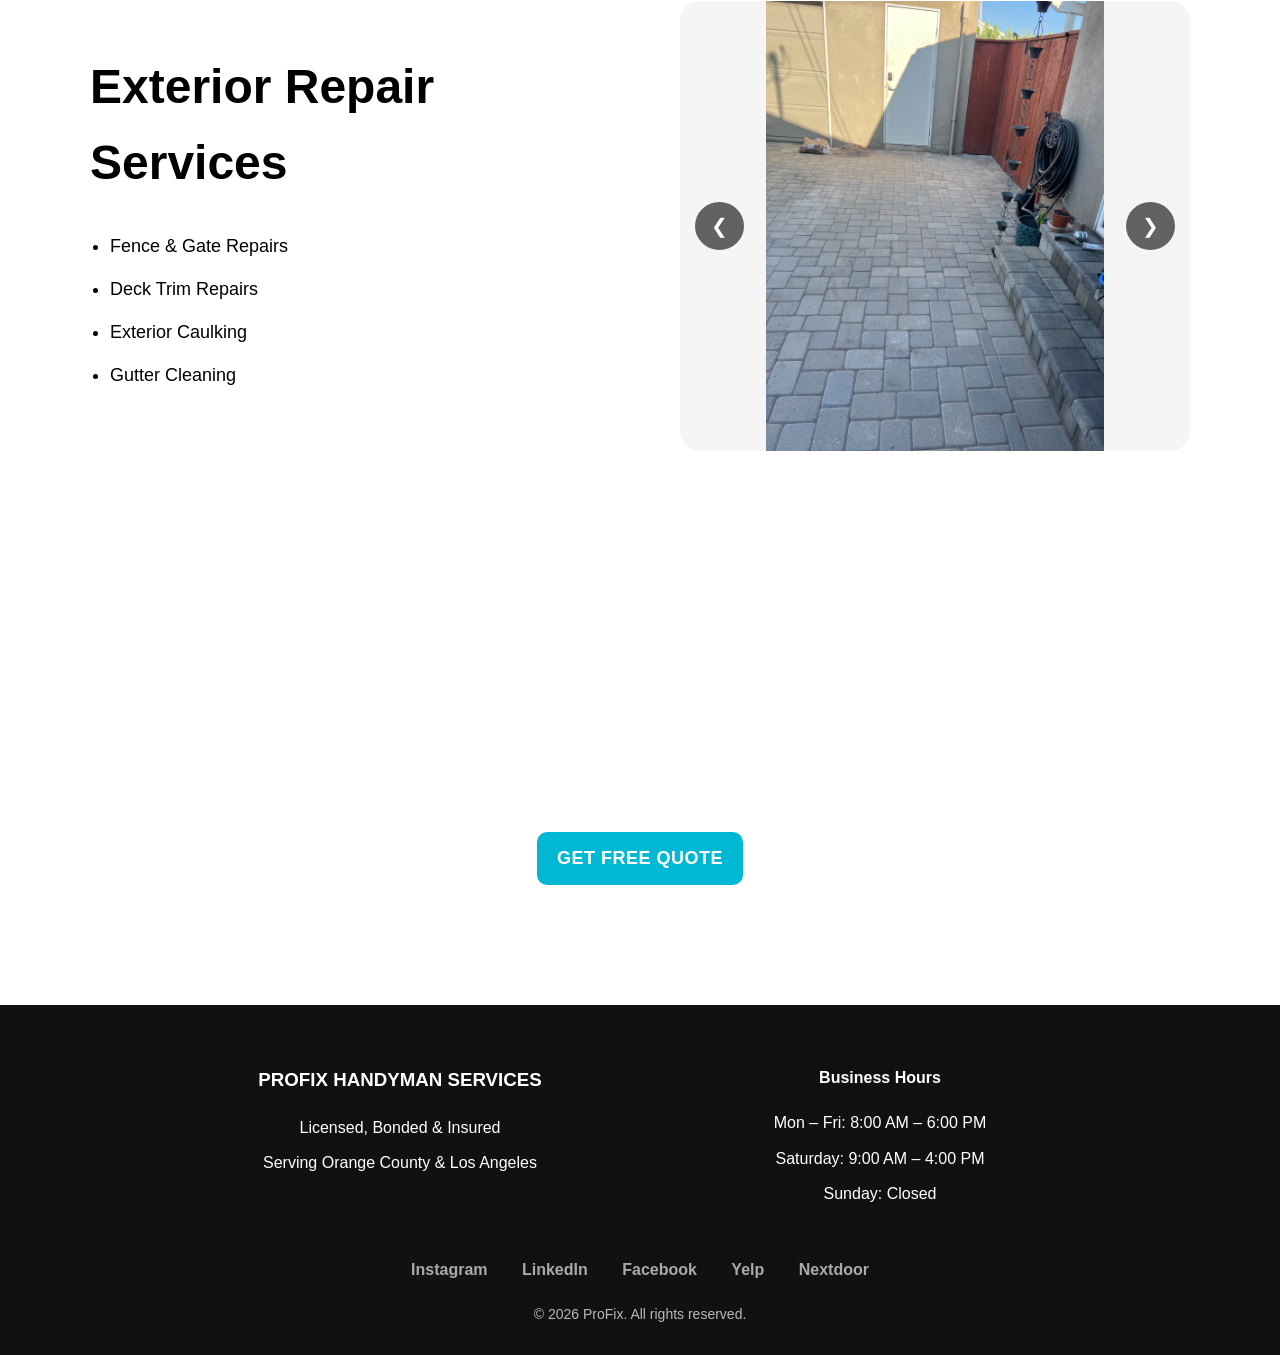
<file: public/services.html>
<!DOCTYPE html>
<html lang="en">
<head>
    <meta charset="UTF-8">
    <title>Professional Services | ProFix Handyman</title>
    <meta name="viewport" content="width=device-width, initial-scale=1.0">
    <meta name="description" content="Remodeling, repairs, interior and exterior handyman services in Orange County and Los Angeles.">

    <link rel="icon" href="assets/images/logo/white-logo.png">

    <link rel="stylesheet" href="assets/css/base.css">
    <link rel="stylesheet" href="assets/css/layout.css">
    <link rel="stylesheet" href="assets/css/components.css">
    <link rel="stylesheet" href="assets/css/responsive.css">
</head>

<body>

<!-- NAV -->
<nav class="nav">
    <div class="logo">
        <a href="index.html">
            <img src="assets/images/logo/transparent-logo.png" alt="ProFix">
        </a>
    </div>

    <div class="nav-links">
        <a href="index.html" class="nav-link">Home</a>
        <a href="services.html" class="nav-link">Services</a>
        <a href="projects.html" class="nav-link">Projects</a>
        <a href="contact.html" class="nav-link">Contact</a>
    </div>

    <div class="nav-btn">
        <a href="tel:562-525-6091" class="btn-primary">
            CALL (562) 525-6091
        </a>
    </div>
</nav>

<header class="page-header">
    <h1>Our Professional Services</h1>
    <p>Expert craftsmanship across all areas of your home.</p>
</header>

<section id="electrical" class="service-split">

    <div class="service-split-container">

        <div class="service-info">
            <h2>Electrical Services</h2>
            <ul>
                <li>Ceiling Fan Installation</li>
                <li>GFCI & Standard Outlet Replacement</li>
                <li>Light Fixture Installation</li>
                <li>Switches, Dimmers & Smart Controls</li>
                <li>Electrical Panel Upgrades</li>
                <li>Lighting Troubleshooting & Repairs</li>
            </ul>
        </div>

        <div class="service-slider">
            <div class="service-slider-wrapper">

                <img src="assets/images/gallery/solar-electrical.jpg"
                     class="service-slide active"
                     alt="Electrical Work">

                <img src="assets/images/gallery/kitchen-remodel-1.jpg"
                     class="service-slide"
                     alt="Electrical Installation">

                <button class="service-slide-btn service-prev">&#10094;</button>
                <button class="service-slide-btn service-next">&#10095;</button>

            </div>
        </div>

    </div>

</section>


<section id="plumbing" class="service-split">

    <div class="service-split-container">

        <div class="service-info">
            <h2>Plumbing Services</h2>
            <ul>
                <li>Leaky Faucet Repair</li>
                <li>Toilet Installation or Repair</li>
                <li>Garbage Disposal Replacement</li>
                <li>Vanity & Sink Installations</li>
                <li>Water Line Hookups</li>
            </ul>
        </div>

        <div class="service-slider">
            <div class="service-slider-wrapper">

                <img src="assets/images/gallery/solar-electrical.jpg"
                     class="service-slide active"
                     alt="Electrical Work">

                <img src="assets/images/gallery/kitchen-remodel-1.jpg"
                     class="service-slide"
                     alt="Electrical Installation">

                <button class="service-slide-btn service-prev">&#10094;</button>
                <button class="service-slide-btn service-next">&#10095;</button>

            </div>
        </div>

    </div>

</section>

<section id="drywall" class="service-split">

    <div class="service-split-container">

        <div class="service-info">
            <h2>Drywall & Painting</h2>
            <ul>
                <li>Drywall Hole Patching & Crack Repair</li>
                <li>Texture Matching</li>
                <li>Wall & Ceiling Painting</li>
                <li>Trim & Baseboard Painting</li>
                <li>Minor Water Damage Touch-Ups</li>
            </ul>
        </div>

        <div class="service-slider">
            <div class="service-slider-wrapper">

                <img src="assets/images/gallery/kitchen-remodel-2.jpg"
                     class="service-slide active"
                     alt="Painting Work">

                <img src="assets/images/gallery/commercial-kitchen.jpg"
                     class="service-slide"
                     alt="Drywall Work">

                <button class="service-slide-btn service-prev">&#10094;</button>
                <button class="service-slide-btn service-next">&#10095;</button>

            </div>
        </div>

    </div>

</section>

<section id="doors" class="service-split">

    <div class="service-split-container">

        <div class="service-info">
            <h2>Doors & Window Services</h2>
            <ul>
                <li>Door Realignment & Hinge Adjustment</li>
                <li>Lockset Replacement</li>
                <li>Weather Stripping</li>
                <li>Caulking & Window Seals</li>
                <li>Interior & Exterior Hardware</li>
            </ul>
        </div>

        <div class="service-slider">
            <div class="service-slider-wrapper">

                <img src="assets/images/gallery/roofing-repair.jpg"
                     class="service-slide active"
                     alt="Door Repair">

                <img src="assets/images/gallery/patio-pavers-progress.jpg"
                     class="service-slide"
                     alt="Window Repair">

                <button class="service-slide-btn service-prev">&#10094;</button>
                <button class="service-slide-btn service-next">&#10095;</button>

            </div>
        </div>

    </div>

</section>

<section id="general" class="service-split">

    <div class="service-split-container">

        <div class="service-info">
            <h2>General Handyman Services</h2>
            <ul>
                <li>TV Mounting & Wire Concealment</li>
                <li>Furniture Assembly</li>
                <li>Picture, Mirror, and Shelf Hanging</li>
                <li>Cabinet & Drawer Fixes</li>
                <li>Honey-Do Lists & Move-In Punch Lists</li>
            </ul>
        </div>

        <div class="service-slider">
            <div class="service-slider-wrapper">

                <img src="assets/images/gallery/patio-pavers-complete.jpg"
                     class="service-slide active"
                     alt="Exterior Repair">

                <img src="assets/images/gallery/roofing-repair.jpg"
                     class="service-slide"
                     alt="Outdoor Repair">

                <button class="service-slide-btn service-prev">&#10094;</button>
                <button class="service-slide-btn service-next">&#10095;</button>

            </div>
        </div>

    </div>

</section>

<section id="exterior" class="service-split">

    <div class="service-split-container">

        <div class="service-info">
            <h2>Exterior Repair Services</h2>
            <ul>
                <li>Fence & Gate Repairs</li>
                <li>Deck Trim Repairs</li>
                <li>Exterior Caulking</li>
                <li>Gutter Cleaning</li>
            </ul>
        </div>

        <div class="service-slider">
            <div class="service-slider-wrapper">

                <img src="assets/images/gallery/patio-pavers-complete.jpg"
                     class="service-slide active"
                     alt="Exterior Repair">

                <img src="assets/images/gallery/roofing-repair.jpg"
                     class="service-slide"
                     alt="Outdoor Repair">

                <button class="service-slide-btn service-prev">&#10094;</button>
                <button class="service-slide-btn service-next">&#10095;</button>

            </div>
        </div>

    </div>

</section>

<section class="cta-section">
    <h2>Ready to Start Your Project?</h2>
    <p>Call today for a free consultation.</p>
    <a href="contact.html#contact-form" class="btn-primary">
        GET FREE QUOTE
    </a>
</section>

<!-- FOOTER -->
<footer class="footer">

    <div class="footer-top">

        <!-- Column 1 -->
        <div class="footer-col">
            <h3>PROFIX HANDYMAN SERVICES</h3>
            <p>Licensed, Bonded & Insured</p>
            <p>Serving Orange County & Los Angeles</p>
        </div>

        <!-- Column 2 - Hours -->
        <div class="footer-col">
            <h4>Business Hours</h4>
            <p>Mon – Fri: 8:00 AM – 6:00 PM</p>
            <p>Saturday: 9:00 AM – 4:00 PM</p>
            <p>Sunday: Closed</p>
        </div>

    </div>

    <!-- Social Links Row -->
    <div class="footer-social">
        <a href="https://www.instagram.com/profixoc" target="_blank">Instagram</a>
        <a href="linkedin.com/company/profix-handyman-services" target="_blank">LinkedIn</a>
        <a href="https://www.facebook.com/profile.php?id=61571791307152" target="_blank">Facebook</a>
        <a href="https://www.yelp.com/biz/profix-handyman-services-yorba-linda" target="_blank">Yelp</a>
        <a href="https://nextdoor.com/pages/profix-handyman-services-yorba-linda-ca/" target="_blank">Nextdoor</a>
    </div>

    <!-- Copyright -->
    <div class="footer-bottom">
        © 2026 ProFix. All rights reserved.
    </div>

</footer>

<script src="assets/js/script.js"></script>
</body>
</html>
</file>
<file: assets/css/base.css>
:root {
    --teal: #00B8D4;
    --teal-hover: #009BB8;
    --black: #000;
    --white: #fff;
    --gray: #f8f8f8;
    --text-gray: #666;
}

* {
    margin: 0;
    padding: 0;
    box-sizing: border-box;
}

html {
    scroll-behavior: smooth;
}

body {
    font-family: 'Inter', -apple-system, BlinkMacSystemFont, sans-serif;
    background: #ffffff;
    line-height: 1.6;
    color: var(--black);
}

img {
    max-width: 100%;
    display: block;
}

section {
    scroll-margin-top: 100px;
}

.container {
    max-width: 1200px;
    margin: 0 auto;
    padding: 0 10px;
}

@media (max-width: 768px) {
    .nav {
        position: relative;
    }

    body {
        padding-top: 0;
    }
}
</file>
<file: assets/css/components.css>
.nav-link {
    color: var(--black);
    text-decoration: none;
    font-weight: 700;
    transition: 0.3s;
    font-size: 22px;
}

.nav-link:hover {
    color: var(--teal);
}

.nav-btn,
.btn-primary {
    background: var(--teal);
    color: var(--white);
    text-decoration: none;
    display: inline-block;
    padding: 12px 20px;
    border-radius: 10px;
    font-weight: 900;
    letter-spacing: 0.5px;
    transition: all 0.2s ease;
    align-items: center;
    justify-content: center;
    font-size: 18px;
}

.nav-btn:hover,
.btn-primary:hover {
    background: var(--teal-hover);
    transform: translateY(-3px);
    text-decoration: none;
}

.text-teal {
    color: var(--teal);
}

.btn-secondary-quote {
    background: var(--teal);
    color: var(--white);
    text-decoration: none;
    padding: 20px 50px;
    border-radius: 5px;
    font-weight: bold;
    text-decoration: none;
    display: inline-flex;
    align-items: center;
    justify-content: center;
}

.btn-secondary {
    background: rgba(255,255,255,0.2);
    backdrop-filter: blur(10px);
    color: var(--white);
    padding: 20px 50px;
    border-radius: 5px;
    font-weight: bold;
    text-decoration: none;
    display: inline-flex;
    align-items: center;
    justify-content: center;
}

.service-card-photo {
    background: var(--white);
    border-radius: 20px;
    overflow: hidden;
    box-shadow: 0 15px 40px rgba(0,0,0,0.08);
    transition: all 0.3s ease;
    text-decoration: none;
    color: inherit;
    display: block;
    -webkit-border-radius: 20px;
    -moz-border-radius: 20px;
    -ms-border-radius: 20px;
    -o-border-radius: 20px;
}

.service-card-photo img {
    width: 100%;
    height: 260px;
    object-fit: cover;
}

.service-card-photo:hover {
    transform: translateY(-8px);
    box-shadow: 0 20px 60px rgba(0,0,0,0.12);
}

.service-card-content {
    padding: 20px;
    text-align: center;
}

.service-card-content h3 {
    font-size: 22px;
    margin-bottom: 12px;
}

.service-card-content p {
    color: var(--text-gray);
    margin-bottom: 20px;
}

.contact-hero {
    background: #000;
    color: #fff;
    padding: 140px 20px 80px;
    text-align: center;
}

.contact-hero h1 {
    font-size: 64px;
    font-weight: 800;
}

.contact-hero p {
    font-size: 20px;
    opacity: 0.85;
    margin-top: 15px;
}

.emergency-banner {
    background: linear-gradient(135deg, #00a8c4 0%, #008ca6 100%);
    color: white;
    text-align: center;
    padding: 50px 20px;
}

.emergency-phone {
    display: inline-block;
    margin-top: 20px;
    background: black;
    color: white;
    padding: 18px 40px;
    font-size: 22px;
    font-weight: 700;
    border-radius: 8px;
    text-decoration: none;
}

.contact-btn {
    display: inline-block;
    background: var(--teal);
    color: white;
    padding: 16px 40px;
    border-radius: 8px;
    font-weight: 600;
    text-decoration: none;
    margin: 20px 0;
    transition: 0.2s ease;
    align-items: center;
    justify-content: center;
}

.contact-btn:hover {
    background: var(--teal-hover);
}

.contact-section {
    padding: 80px 20px;
    background:white;
}

.contact-grid {
    display: grid;
    grid-template-columns: repeat(4, 1fr);
    gap: 20px;
    max-width: 1600px;
    margin: 0 auto;
}

.contact-card {
    background: white;
    border: 3px solid var(--teal);
    border-radius: 16px;
    padding: 20px 20px;
    text-align: center;

    display: flex;
    flex-direction: column;
    align-items: center;

    min-height: 300px;
}

.contact-card:hover {
    transform: translateY(-6px);
}

.contact-card h2 {
    font-size: 28px;
    font-weight: 800;
    margin-bottom: 20px;
}

.contact-detail {
    margin: 14px 0;
    font-size: 16px;
    line-height: 1.6;
}

.contact-detail strong {
    display: block;
    font-weight: 700;
    margin-bottom: 4px;
}

.hours-table {
    width: 100%;
    margin-top: 15px;
    border-collapse: collapse;
}

.hours-table td {
    padding: 10px 0;
    font-size: 16px;
}

.hours-table td:first-child {
    font-weight: 600;
    text-align: left;
}

.hours-table td:last-child {
    text-align: right;
}

.contact-icon {
    font-size: 60px;
    margin-bottom: 20px;
}

.large-phone {
    font-size: 32px;
    font-weight: 800;
    color: var(--teal);
    text-decoration: none;
    margin: 18px 0;
    display: block;
}

.contact-form-section {
    padding: 80px 20px;
    background: #f5f5f5;
}

.form-container {
    max-width: 700px;
    margin: auto;
    background: white;
    padding: 50px;
    border-radius: 12px;
    border: 3px solid #00b8d4;
}

.form-container h2 {
    font-size: 32px;
    font-weight: 800;
    margin-bottom: 30px;
    text-align: center;
}

.submit-btn {
    width: 100%;
    padding: 18px;
    font-weight: 700;
    background: #00a8c4;
    color: white;
    border: none;
    border-radius: 8px;
    font-size: 18px;
    cursor: pointer;
    align-items: center;
    justify-content: center;
}

.gallery-item {
    position: relative;
    overflow: hidden;
    border-radius: 20px;
}

.gallery-slider {
    position: relative;
}

.slide {
    width: 100%;
    display: none;
    transition: opacity 0.3s ease;
}

.slide.active {
    display: block;
}

.slide-btn {
    position: absolute;
    top: 50%;
    transform: translateY(-50%);
    background: rgba(0,0,0,0.5);
    color: white;
    border: none;
    padding: 10px 15px;
    font-size: 20px;
    cursor: pointer;
    border-radius: 50%;
    transition: 0.2s ease;
}

.slide-btn:hover {
    background: rgba(0,0,0,0.8);
}

.slide-btn.prev {
    left: 10px;
}

.slide-btn.next {
    right: 10px;
}

.service-split {
    padding: 60px 40px;
}

.service-split-container {
    display: flex;
    justify-content: center;
    align-items: stretch;
    gap: 80px;
    max-width: 1100px;
    margin: 0 auto;
}

.service-split + .service-split {
    border-top: 1px solid #e5e7eb;
}

.service-info {
    flex: 1;
    display: flex;
    flex-direction: column;
    justify-content: center;
}

.service-info h2 {
    font-size: 48px;
    margin-bottom: 30px;
}

.service-info ul {
    padding-left: 20px;
}

.service-info li {
    margin-bottom: 14px;
    font-size: 18px;
}

.service-slider {
    flex: 1;
    display: flex;
}

.service-slider-wrapper {
    position: relative;
    width: 100%;
    height: 450px;
    background: #f5f5f5;
    border-radius: 20px;
    display: flex;
    align-items: center;
    justify-content: center;
    overflow: hidden;
}

.service-slide {
    max-width: 100%;
    max-height: 100%;
    object-fit: contain;
    display: none;
}

.service-slide.active {
    display: block;
}

.service-slide-btn {
    position: absolute;
    top: 50%;
    transform: translateY(-50%);
    background: rgba(0,0,0,0.6);
    color: white;
    border: none;
    padding: 12px 16px;
    font-size: 20px;
    cursor: pointer;
    border-radius: 50%;
    transition: 0.2s ease;
}

.service-slide-btn:hover {
    background: rgba(0,0,0,0.85);
}

.service-prev {
    left: 15px;
}

.service-next {
    right: 15px;
}
</file>
<file: assets/css/layout.css>
/* ================= NAV ================= */

.nav {
    background: rgba(255,255,255,0.95);
    backdrop-filter: blur(10px);
    padding: 18px 40px;
    display: flex;
    justify-content: space-between;
    align-items: center;
    position: fixed;
    width: 100%;
    top: 0;
    z-index: 1000;
    box-shadow: 0 2px 20px rgba(0,0,0,0.05);
}

body {
    padding-top: 110px;
}

.logo img {
    height: 70px;
}

.nav-links {
    display: flex;
    gap: 40px;
    align-items: center;
}

.nav-btn {
    display: flex;
}

/* ================= HERO ================= */
.hero {
    background: linear-gradient(rgba(0,0,0,0.55), rgba(0,0,0,0.55)),
        url('../images/gallery/patio-pavers-complete.jpg');
    background-size: cover;
    background-position: center;
    background-attachment: fixed;
    color: var(--white);
    padding: 120px 40px;
    text-align: center;
    min-height: 90vh;
    display: flex;
    align-items: center;
    justify-content: center;
}

.hero h1 {
    font-size: 72px;
    font-weight: 800;
    letter-spacing: -1px;
}

.hero-teal {
    color: var(--teal);
}

.hero p {
    font-size: 24px;
    margin-bottom: 40px;
}

.section-title {
    font-size: 48px;
    margin-bottom: 20px;
    text-align: center;
}

.section-subtitle {
    font-size: 20px;
    color: var(--text-gray);
    margin-bottom: 40px;
    text-align: center;
}

.before-after-section {
    padding: 40px 40px;
    text-align: center;
}

.before-after-grid {
    display: grid;
    grid-template-columns: repeat(4, 1fr);
    gap: 30px;
    max-width: 1200px;
    margin: 0 auto;
}

.before-after-card {
    border-radius: 15px;
    overflow: hidden;
    box-shadow: 0 10px 30px rgba(0,0,0,0.2);
}

.services-section {
    padding: 40px 40px;
    background: #f3f4f6;
    border-top: 1px solid #e5e7eb;
    border-bottom: 1px solid #e5e7eb;
}

.services-grid {
    display: grid;
    grid-template-columns: repeat(4, 1fr);
    gap: 30px;
    max-width: 1200px;
    margin: 0 auto;   
}

.services-page-grid {
    display: grid;
    grid-template-columns: repeat(4, 1fr);
    gap: 20px;
    max-width: 1200px;
    margin: 0 auto;
}

.service-card-content h3 {
    font-size: 22px;
    margin-bottom: 10px;
}

.service-card-content p {
    color: var(--text-gray);
    margin-bottom: 20px;
}

.service-card-photo {
    background: var(--white);
    border-radius: 20px;
    overflow: hidden;
    box-shadow: 0 15px 40px rgba(0,0,0,0.08);
    transition: all 0.3s ease;
}

.service-card-photo:hover {
    transform: translateY(-8px);
    box-shadow: 0 20px 60px rgba(0,0,0,0.12);
}

.service-card-content {
    padding: 30px;
    text-align: center;
}

.team-section {
    padding: 100px 40px;
    background: #f3f4f6;
}

.team-container {
    display: grid;
    grid-template-columns: 1fr 1fr;
    gap: 60px;
    align-items: center;
    max-width: 1200px;
    margin: 0 auto;
}

.team-text {
    text-align: left;
}

.team-image img {
    width: 80%;
    border-radius: 15px;
    box-shadow: 0 20px 50px rgba(0,0,0,0.15);
}

.stats-section {
    padding: 40px 40px;
    background: #0f0f0f;
    color: var(--white);
}

.stats-grid {
    display: grid;
    grid-template-columns: repeat(auto-fit, minmax(280px, 1fr));
    gap: 40px;
}

.stat-box {
    text-align: center;
}

.stat-number {
    font-size: 64px;
    font-weight: 800;
}

.gallery-preview {
    padding: 40px 40px;
}

.gallery-grid {
    display: grid;
    grid-template-columns: repeat(auto-fit, minmax(280px, 1fr));
    gap: 20px;
}

.cta-section {
    padding: 120px 40px;
    background: 
        linear-gradient(rgba(0, 184, 212, 0.65), rgba(0, 184, 212, 0.65)), 
        url('../images/gallery/roofing-repair.jpg');
    background-size: cover;
    background-position: center;
    background-attachment: fixed;
    text-align: center;
    color: var(--white);
}

.cta-section h2 {
    font-size: 64px;
    font-weight: 800;
    letter-spacing: -1px;
    margin-bottom: 20px;
}

.cta-section p {
    font-size: 24px;
    margin-bottom: 40px;
    opacity: 0.95;
}

.cta-btn {
    background: white;
    color: var(--teal);
    padding: 20px 60px;
    border-radius: 12px;
    font-size: 20px;
    font-weight: 700;
    text-decoration: none;
    display: inline-block;
    transition: all 0.25s ease;
}

.cta-btn:hover {
    transform: translateY(-4px);
    box-shadow: 0 10px 30px rgba(0,0,0,0.25);
}

.footer {
    background: #111;
    color: white;
    padding: 60px 40px 30px;
}

.footer-top {
    display: grid;
    grid-template-columns: repeat(2, 1fr);
    gap: 60px;
    max-width: 900px;
    margin: 0 auto 40px auto;
    text-align: center;
}

.footer-col {
    display: flex;
    flex-direction: column;
    align-items: center;
}

.footer-col h3,
.footer-col h4 {
    margin-bottom: 20px;
}

.footer-col p {
    margin-bottom: 10px;
}

.footer-social {
    text-align: center;
    margin-bottom: 20px;
}

.footer-social a {
    margin: 0 15px;
    color: #aaa;
    font-weight: 600;
    text-decoration: none;
    transition: 0.2s ease;
}

.footer-social a:hover {
    color: var(--teal);
}

.footer-bottom {
    text-align: center;
    font-size: 14px;
    opacity: 0.7;
}

.page-header {
    padding: 50px 60px 40px;
    background: var(--teal);
    color: var(--white);
    text-align: center;
    font-size: 20px;
}

.large-phone {
    font-size: 28px;
    font-weight: bold;
    color: var(--teal);
    display: block;
    margin: 20px 0;
}

.contact-link {
    color: var(--teal);
    font-weight: bold;
    text-decoration: none;
}

.contact-link:hover {
    text-decoration: underline;
}

.contact-form-section {
    background: #f3f4f6;
    padding: 80px 40px;
}

.form-container {
    max-width: 700px;
    margin: 0 auto;
    background: var(--white);
    padding: 50px;
    border-radius: 15px;
    box-shadow: 0 10px 30px rgba(0,0,0,0.08);
}

.form-group {
    margin-bottom: 20px;
}

.form-group label {
    display: block;
    font-weight: bold;
    margin-bottom: 8px;
}

.form-group input,
.form-group textarea,
.form-group select {
    width: 100%;
    padding: 14px;
    border-radius: 6px;
    border: 1px solid #ddd;
    font-size: 16px;
}

.form-group input:focus,
.form-group textarea:focus,
.form-group select:focus {
    border-color: var(--teal);
    outline: none;
}

.submit-btn {
    width: 100%;
    background: var(--teal);
    color: var(--white);
    padding: 16px;
    border-radius: 6px;
    border: none;
    font-weight: bold;
    cursor: pointer;
    transition: 0.3s;
}

.submit-btn:hover {
    background: var(--teal-hover);
}

.hero-content {
    max-width: 900px;
    margin: auto;
}

.hero-buttons {
    display: inline-flex;
    gap: 20px;
    justify-content: center;
    flex-wrap: wrap;
    text-align: center;
}

.ba-label {
    position: absolute;
    top: 20px;
    left: 20px;
    padding: 8px 18px;
    border-radius: 5px;
    font-weight: bold;
    font-size: 14px;
}

.before-label {
    background: #dc3545;
    color: white;
}

.after-label {
    background: #28a745;
    color: white;
}

.before-after-card {
    position: relative;
}

.service-areas {
    background: #f3f4f6;
    padding: 40px 40px;
    text-align: center;
}

.service-areas h2 {
    padding: 5px 20px 40px;
    text-align: center;
    font-size: 36px;
}

.areas-grid {
    display: grid;
    grid-template-columns: repeat(2, 1fr);
    gap: 40px;
    max-width: 1200px;
    margin: 0 auto;
}

.area-card {
    background: white;
    border-radius: 20px;
    border: 3px solid var(--teal);
    padding: 50px 40px;
    box-shadow: 0 15px 40px rgba(0,0,0,0.06);
    text-align: center;
    -webkit-border-radius: 20px;
    -moz-border-radius: 20px;
    -ms-border-radius: 20px;
    -o-border-radius: 20px;
}

.area-card h3 {
    font-size: 24px;
    font-weight: 800;
    margin-bottom: 20px;
}

.area-card p {
    color: #555;
    line-height: 1.8;
    font-size: 16px;
}

.map-section {
    padding: 40px 40px;
    text-align: center;
}

.map-section h2 {
    padding: 5px 20px 40px;
    text-align: center;
    font-size: 36px;
}

.map-container {
    max-width: 1200px;
    margin: 0 auto;
    border-radius: 15px;
    overflow: hidden;
    border: 3px solid var(--teal);
}

.map-container iframe {
    width: 100%;
    height: 500px;
    border: none;
}

@media (max-width: 768px) {

    .nav {
        flex-direction: column;
        gap: 15px;
        padding: 15px 20px;
    }

    .nav-links {
        flex-wrap: wrap;
        justify-content: center;
        gap: 20px;
    }

    .nav-btn {
        width: 100%;
        justify-content: center;
    }

    .logo img {
        height: 55px;
    }

}
</file>
<file: assets/css/responsive.css>
@media (max-width: 1200px) {

    .contact-grid {
        grid-template-columns: repeat(2, 1fr);
    }
}

@media (max-width: 992px) {

    .nav {
        padding: 15px 20px;
    }

    .nav-links {
        gap: 20px;
        font-size: 16px;
        flex-wrap: wrap;
        justify-content: center;
    }

    .nav-btn {
        padding: 8px 14px;
        font-size: 14px;
    }

    /* SERVICES SPLIT */
    .service-split-container {
        flex-direction: column;
        align-items: center;
        gap: 40px;
        text-align: center;
    }

    .service-info {
        align-items: center;
    }

    .service-info ul {
        padding-left: 0;
        list-style-position: inside;
        text-align: left;
        display: inline-block;
    }

}

@media (max-width: 768px) {

    .nav {
        position: relative;
        flex-direction: column;
        gap: 15px;
        padding: 15px 20px;
    }

    body {
        padding-top: 0;
    }

    .nav-links {
        flex-wrap: wrap;
        justify-content: center;
        gap: 20px;
    }

    .nav-btn {
        width: 100%;
        justify-content: center;
    }

    .btn-primary {
        padding: 12px 18px;
        font-size: 16px;
        border-radius: 12px;
    }

    .logo img {
        max-width: 140px;
    }

    .hero h1 {
        font-size: 36px;
    }

    .before-after-grid {
        grid-template-columns: 1fr;
    }

    .stats-grid {
        grid-template-columns: 1fr 1fr;
    }

    .gallery-grid {
        grid-template-columns: repeat(2, 1fr);
    }

    .services-grid {
        grid-template-columns: 1fr;
    }

    .contact-grid {
        grid-template-columns: 1fr;
    }

    .team-container {
        grid-template-columns: 1fr;
        text-align: center;
    }

    .team-text {
        text-align: center;
    }

    .team-image img {
        width: 100%;
    }

    .service-split {
        padding: 60px 20px;
    }

    .service-info h2 {
        font-size: 32px;
    }

    .service-slider-wrapper {
        height: 280px;
    }
}

@media (max-width: 480px) {

    .nav {
        position: relative;
        flex-direction: column;
        gap: 12px;
        padding: 12px 15px;
    }

    body {
        padding-top: 0;
    }

    .nav-links {
        flex-direction: column;
        gap: 12px;
    }

    .nav-btn {
        width: 100%;
        justify-content: center;
    }

    .btn-primary {
        width: 100%;
        text-align: center;
        font-size: 15px;
        padding: 12px;
    }

    .logo img {
        max-width: 120px;
    }

    .hero {
        padding: 80px 20px;
    }

    .hero h1 {
        font-size: 28px;
    }

    .hero p {
        font-size: 18px;
    }

    .stats-grid {
        grid-template-columns: 1fr;
    }

    .gallery-grid {
        grid-template-columns: 1fr;
    }

    .before-after-grid {
        grid-template-columns: 1fr;
    }

    .services-grid {
        grid-template-columns: 1fr;
    }

    .contact-grid {
        grid-template-columns: 1fr;
    }
}
</file>
<file: public/assets/css/base.css>
:root {
    --teal: #00B8D4;
    --teal-hover: #009BB8;
    --black: #000;
    --white: #fff;
    --gray: #f8f8f8;
    --text-gray: #666;
}

* {
    margin: 0;
    padding: 0;
    box-sizing: border-box;
}

html {
    scroll-behavior: smooth;
}

body {
    font-family: 'Inter', -apple-system, BlinkMacSystemFont, sans-serif;
    background: #ffffff;
    line-height: 1.6;
    color: var(--black);
}

img {
    max-width: 100%;
    display: block;
}

section {
    scroll-margin-top: 100px;
}

.container {
    max-width: 1200px;
    margin: 0 auto;
    padding: 0 10px;
}
</file>
<file: public/assets/css/components.css>
.nav-link {
    color: var(--black);
    text-decoration: none;
    font-weight: 700;
    transition: 0.3s;
    font-size: 22px;
}

.nav-link:hover {
    color: var(--teal);
}

.nav-btn,
.btn-primary {
    background: var(--teal);
    color: var(--white);
    text-decoration: none;
    display: inline-block;
    padding: 12px 20px;
    border-radius: 10px;
    font-weight: 900;
    letter-spacing: 0.5px;
    transition: all 0.2s ease;
    align-items: center;
    justify-content: center;
    font-size: 18px;
}

.nav-btn:hover,
.btn-primary:hover {
    background: var(--teal-hover);
    transform: translateY(-3px);
    text-decoration: none;
}

.text-teal {
    color: var(--teal);
}

.btn-secondary-quote {
    background: var(--teal);
    color: var(--white);
    text-decoration: none;
    padding: 20px 50px;
    border-radius: 5px;
    font-weight: bold;
    text-decoration: none;
    display: inline-flex;
    align-items: center;
    justify-content: center;
}

.btn-secondary {
    background: rgba(255,255,255,0.2);
    backdrop-filter: blur(10px);
    color: var(--white);
    padding: 20px 50px;
    border-radius: 5px;
    font-weight: bold;
    text-decoration: none;
    display: inline-flex;
    align-items: center;
    justify-content: center;
}

.service-card-photo {
    background: var(--white);
    border-radius: 20px;
    overflow: hidden;
    box-shadow: 0 15px 40px rgba(0,0,0,0.08);
    transition: all 0.3s ease;
    text-decoration: none;
    color: inherit;
    display: block;
    -webkit-border-radius: 20px;
    -moz-border-radius: 20px;
    -ms-border-radius: 20px;
    -o-border-radius: 20px;
}

.service-card-photo img {
    width: 100%;
    height: 260px;
    object-fit: cover;
}

.service-card-photo:hover {
    transform: translateY(-8px);
    box-shadow: 0 20px 60px rgba(0,0,0,0.12);
}

.service-card-content {
    padding: 20px;
    text-align: center;
}

.service-card-content h3 {
    font-size: 22px;
    margin-bottom: 12px;
}

.service-card-content p {
    color: var(--text-gray);
    margin-bottom: 20px;
}

/* CONTACT HERO */
.contact-hero {
    background: #000;
    color: #fff;
    padding: 140px 20px 80px;
    text-align: center;
}

.contact-hero h1 {
    font-size: 64px;
    font-weight: 800;
}

.contact-hero p {
    font-size: 20px;
    opacity: 0.85;
    margin-top: 15px;
}

/* EMERGENCY BANNER */
.emergency-banner {
    background: linear-gradient(135deg, #00a8c4 0%, #008ca6 100%);
    color: white;
    text-align: center;
    padding: 50px 20px;
}

.emergency-phone {
    display: inline-block;
    margin-top: 20px;
    background: black;
    color: white;
    padding: 18px 40px;
    font-size: 22px;
    font-weight: 700;
    border-radius: 8px;
    text-decoration: none;
}

.contact-btn {
    display: inline-block;
    background: var(--teal);
    color: white;
    padding: 16px 40px;
    border-radius: 8px;
    font-weight: 600;
    text-decoration: none;
    margin: 20px 0;
    transition: 0.2s ease;
    align-items: center;
    justify-content: center;
}

.contact-btn:hover {
    background: var(--teal-hover);
}

.contact-section {
    padding: 80px 20px;
    background:white;
}

.contact-grid {
    display: grid;
    grid-template-columns: repeat(4, 1fr);
    gap: 30px;
    max-width: 1600px;
    margin: 0 auto;
}

.contact-card {
    background: white;
    border: 3px solid var(--teal);
    border-radius: 16px;
    padding: 20px 20px;
    text-align: center;

    display: flex;
    flex-direction: column;
    align-items: center;

    min-height: 300px;
}

.contact-card:hover {
    transform: translateY(-6px);
}

.contact-card h2 {
    font-size: 28px;
    font-weight: 800;
    margin-bottom: 20px;
}

.contact-detail {
    margin: 14px 0;
    font-size: 16px;
    line-height: 1.6;
}

.contact-detail strong {
    display: block;
    font-weight: 700;
    margin-bottom: 4px;
}

.hours-table {
    width: 100%;
    margin-top: 15px;
    border-collapse: collapse;
}

.hours-table td {
    padding: 10px 0;
    font-size: 16px;
}

.hours-table td:first-child {
    font-weight: 600;
    text-align: left;
}

.hours-table td:last-child {
    text-align: right;
}

.contact-icon {
    font-size: 60px;
    margin-bottom: 20px;
}

.large-phone {
    font-size: 32px;
    font-weight: 800;
    color: var(--teal);
    text-decoration: none;
    margin: 18px 0;
    display: block;
}


/* FORM */
.contact-form-section {
    padding: 80px 20px;
    background: #f5f5f5;
}

.form-container {
    max-width: 700px;
    margin: auto;
    background: white;
    padding: 50px;
    border-radius: 12px;
    border: 3px solid #00b8d4;
}

.form-container h2 {
    font-size: 32px;
    font-weight: 800;
    margin-bottom: 30px;
    text-align: center;
}

.submit-btn {
    width: 100%;
    padding: 18px;
    font-weight: 700;
    background: #00a8c4;
    color: white;
    border: none;
    border-radius: 8px;
    font-size: 18px;
    cursor: pointer;
    align-items: center;
    justify-content: center;
}

.gallery-item {
    position: relative;
    overflow: hidden;
    border-radius: 20px;
}

.gallery-slider {
    position: relative;
}

.slide {
    width: 100%;
    display: none;
    transition: opacity 0.3s ease;
}

.slide.active {
    display: block;
}

.slide-btn {
    position: absolute;
    top: 50%;
    transform: translateY(-50%);
    background: rgba(0,0,0,0.5);
    color: white;
    border: none;
    padding: 10px 15px;
    font-size: 20px;
    cursor: pointer;
    border-radius: 50%;
    transition: 0.2s ease;
}

.slide-btn:hover {
    background: rgba(0,0,0,0.8);
}

.slide-btn.prev {
    left: 10px;
}

.slide-btn.next {
    right: 10px;
}

/* ================= SERVICES SPLIT LAYOUT ================= */

.service-split {
    padding: 60px 40px;
}

.service-split-container {
    display: flex;
    justify-content: center;
    align-items: stretch;
    gap: 80px;
    max-width: 1100px;
    margin: 0 auto;
}

.service-split + .service-split {
    border-top: 1px solid #e5e7eb;
}

/* LEFT SIDE */
.service-info {
    flex: 1;
    display: flex;
    flex-direction: column;
    justify-content: center;
}

.service-info h2 {
    font-size: 48px;
    margin-bottom: 30px;
}

.service-info ul {
    padding-left: 20px;
}

.service-info li {
    margin-bottom: 14px;
    font-size: 18px;
}

/* RIGHT SIDE (SERVICE SLIDER) */
.service-slider {
    flex: 1;
    display: flex;
}

/* SERVICE SLIDER HEIGHT CONTROL */

.service-slider-wrapper {
    position: relative;
    width: 100%;
    height: 450px;
    background: #f5f5f5;
    border-radius: 20px;
    display: flex;
    align-items: center;
    justify-content: center;
    overflow: hidden;
}

.service-slide {
    max-width: 100%;
    max-height: 100%;
    object-fit: contain;
    display: none;
}

.service-slide.active {
    display: block;
}

/* Arrows */
.service-slide-btn {
    position: absolute;
    top: 50%;
    transform: translateY(-50%);
    background: rgba(0,0,0,0.6);
    color: white;
    border: none;
    padding: 12px 16px;
    font-size: 20px;
    cursor: pointer;
    border-radius: 50%;
    transition: 0.2s ease;
}

.service-slide-btn:hover {
    background: rgba(0,0,0,0.85);
}

.service-prev {
    left: 15px;
}

.service-next {
    right: 15px;
}
</file>
<file: public/assets/css/layout.css>
/* ================= NAV ================= */

.nav {
    background: rgba(255,255,255,0.95);
    backdrop-filter: blur(10px);
    padding: 18px 60px;
    display: flex;
    justify-content: space-between;
    align-items: center;
    position: fixed;
    width: 100%;
    top: 0;
    z-index: 1000;
    box-shadow: 0 2px 20px rgba(0,0,0,0.05);
}

.logo img {
    height: 100px;
    padding-left: 50px;
}

.nav-links {
    position: absolute;
    left: 50%;
    transform: translateX(-50%);
    display: flex;
    gap: 85px;
    align-items: center;
}

/* ================= HERO ================= */
.hero {
    margin-top: 80px;
    background: linear-gradient(rgba(0,0,0,0.55), rgba(0,0,0,0.55)),
        url('../images/gallery/patio-pavers-complete.jpg');
    background-size: cover;
    background-position: center;
    background-attachment: fixed;
    color: var(--white);
    padding: 120px 40px;
    text-align: center;
    min-height: 90vh;
    display: flex;
    align-items: center;
    justify-content: center;
}

.hero h1 {
    font-size: 72px;
    font-weight: 800;
    letter-spacing: -1px;
}

.hero-teal {
    color: var(--teal);
}

.hero p {
    font-size: 24px;
    margin-bottom: 40px;
}

/* ================= SECTIONS ================= */

.section-title {
    font-size: 48px;
    margin-bottom: 20px;
    text-align: center;
}

.section-subtitle {
    font-size: 20px;
    color: var(--text-gray);
    margin-bottom: 40px;
    text-align: center;
}

.before-after-section {
    padding: 40px 40px;
    text-align: center;
}

.before-after-grid {
    display: grid;
    grid-template-columns: repeat(4, 1fr);
    gap: 30px;
    max-width: 1200px;
    margin: 0 auto;
}

.before-after-card {
    border-radius: 15px;
    overflow: hidden;
    box-shadow: 0 10px 30px rgba(0,0,0,0.2);
}

.services-section {
    padding: 40px 40px;
    background: #f3f4f6;
    border-top: 1px solid #e5e7eb;
    border-bottom: 1px solid #e5e7eb;
}

.services-grid {
    display: grid;
    grid-template-columns: repeat(4, 1fr);
    gap: 30px;
    max-width: 1200px;
    margin: 0 auto;
    
}

.services-page-grid {
    display: grid;
    grid-template-columns: repeat(auto-fit, minmax(280px, 1fr));
    gap: 30px;
    max-width: 1200px;
    margin: 0 auto;
}

.service-card-content h3 {
    font-size: 22px;
    margin-bottom: 10px;
}

.service-card-content p {
    color: var(--text-gray);
    margin-bottom: 20px;
}

.service-card-photo {
    background: var(--white);
    border-radius: 20px;
    overflow: hidden;
    box-shadow: 0 15px 40px rgba(0,0,0,0.08);
    transition: all 0.3s ease;
}

.service-card-photo:hover {
    transform: translateY(-8px);
    box-shadow: 0 20px 60px rgba(0,0,0,0.12);
}

.service-card-content {
    padding: 30px;
    text-align: center;
}

.team-section {
    padding: 100px 40px;
    background: #f3f4f6;
}

.team-container {
    display: grid;
    grid-template-columns: 1fr 1fr;
    gap: 60px;
    align-items: center;
    max-width: 1200px;
    margin: 0 auto;
}

.team-text {
    text-align: left;
}

.team-image img {
    width: 80%;
    border-radius: 15px;
    box-shadow: 0 20px 50px rgba(0,0,0,0.15);
}

/* ================= STATS ================= */

.stats-section {
    padding: 40px 40px;
    background: #0f0f0f;
    color: var(--white);
}

.stats-grid {
    display: grid;
    grid-template-columns: repeat(4, 1fr);
    gap: 40px;
}

.stat-box {
    text-align: center;
}

.stat-number {
    font-size: 64px;
    font-weight: 800;
}

/* ================= GALLERY ================= */

.gallery-preview {
    padding: 40px 40px;
}

.gallery-grid {
    display: grid;
    grid-template-columns: repeat(4, 1fr);
    gap: 20px;
}

/* ================= CTA ================= */

/* ================= CTA ================= */

.cta-section {
    padding: 120px 40px;
    background: 
        linear-gradient(rgba(0, 184, 212, 0.65), rgba(0, 184, 212, 0.65)), 
        url('../images/gallery/roofing-repair.jpg');
    background-size: cover;
    background-position: center;
    background-attachment: fixed;
    text-align: center;
    color: var(--white);
}

.cta-section h2 {
    font-size: 64px;
    font-weight: 800;
    letter-spacing: -1px;
    margin-bottom: 20px;
}

.cta-section p {
    font-size: 24px;
    margin-bottom: 40px;
    opacity: 0.95;
}

/* White CTA Button */
.cta-btn {
    background: white;
    color: var(--teal);
    padding: 20px 60px;
    border-radius: 12px;
    font-size: 20px;
    font-weight: 700;
    text-decoration: none;
    display: inline-block;
    transition: all 0.25s ease;
}

.cta-btn:hover {
    transform: translateY(-4px);
    box-shadow: 0 10px 30px rgba(0,0,0,0.25);
}

/* ================= FOOTER ================= */

.footer {
    background: #111;
    color: white;
    padding: 60px 40px 30px;
}

.footer-top {
    display: grid;
    grid-template-columns: repeat(2, 1fr); /* since you only have 2 columns */
    gap: 60px;
    max-width: 900px;
    margin: 0 auto 40px auto;
    text-align: center; /* centers text inside columns */
}

.footer-col {
    display: flex;
    flex-direction: column;
    align-items: center; /* centers content horizontally */
}

.footer-col h3,
.footer-col h4 {
    margin-bottom: 20px;
}

.footer-col p {
    margin-bottom: 10px;
}

.footer-social {
    text-align: center;
    margin-bottom: 20px;
}

.footer-social a {
    margin: 0 15px;
    color: #aaa;
    font-weight: 600;
    text-decoration: none;
    transition: 0.2s ease;
}

.footer-social a:hover {
    color: var(--teal);
}

.footer-bottom {
    text-align: center;
    font-size: 14px;
    opacity: 0.7;
}

.page-header {
    padding: 150px 60px 40px;
    background: var(--teal);
    color: var(--white);
    text-align: center;
    font-size: 20px;
}

.large-phone {
    font-size: 28px;
    font-weight: bold;
    color: var(--teal);
    display: block;
    margin: 20px 0;
}

.contact-link {
    color: var(--teal);
    font-weight: bold;
    text-decoration: none;
}

.contact-link:hover {
    text-decoration: underline;
}

.contact-form-section {
    background: #f3f4f6;
    padding: 80px 40px;
}

.form-container {
    max-width: 700px;
    margin: 0 auto;
    background: var(--white);
    padding: 50px;
    border-radius: 15px;
    box-shadow: 0 10px 30px rgba(0,0,0,0.08);
}

.form-group {
    margin-bottom: 20px;
}

.form-group label {
    display: block;
    font-weight: bold;
    margin-bottom: 8px;
}

.form-group input,
.form-group textarea,
.form-group select {
    width: 100%;
    padding: 14px;
    border-radius: 6px;
    border: 1px solid #ddd;
    font-size: 16px;
}

.form-group input:focus,
.form-group textarea:focus,
.form-group select:focus {
    border-color: var(--teal);
    outline: none;
}

.submit-btn {
    width: 100%;
    background: var(--teal);
    color: var(--white);
    padding: 16px;
    border-radius: 6px;
    border: none;
    font-weight: bold;
    cursor: pointer;
    transition: 0.3s;
}

.submit-btn:hover {
    background: var(--teal-hover);
}

/* HERO CONTENT CENTER */
.hero-content {
    max-width: 900px;
    margin: auto;
}

.hero-buttons {
    display: inline-flex;
    gap: 20px;
    justify-content: center;
    flex-wrap: wrap;
    text-align: center;
}

/* BEFORE / AFTER */
.ba-label {
    position: absolute;
    top: 20px;
    left: 20px;
    padding: 8px 18px;
    border-radius: 5px;
    font-weight: bold;
    font-size: 14px;
}

.before-label {
    background: #dc3545;
    color: white;
}

.after-label {
    background: #28a745;
    color: white;
}

.before-after-card {
    position: relative;
}

.service-areas {
    background: #f3f4f6;
    padding: 40px 40px;
    text-align: center;
}

.service-areas h2 {
    padding: 5px 20px 40px;
    text-align: center;
    font-size: 36px;
}

.areas-grid {
    display: grid;
    grid-template-columns: repeat(2, 1fr);
    gap: 40px;
    max-width: 1200px;
    margin: 0 auto;
}

.area-card {
    background: white;
    border-radius: 20px;
    border: 3px solid var(--teal);
    padding: 50px 40px;
    box-shadow: 0 15px 40px rgba(0,0,0,0.06);
    text-align: center;
    -webkit-border-radius: 20px;
    -moz-border-radius: 20px;
    -ms-border-radius: 20px;
    -o-border-radius: 20px;
}

.area-card h3 {
    font-size: 24px;
    font-weight: 800;
    margin-bottom: 20px;
}

.area-card p {
    color: #555;
    line-height: 1.8;
    font-size: 16px;
}

.map-section {
    padding: 40px 40px;
    text-align: center;
}

.map-section h2 {
    padding: 5px 20px 40px;
    text-align: center;
    font-size: 36px;
}

.map-container {
    max-width: 1200px;
    margin: 0 auto;
    border-radius: 15px;
    overflow: hidden;
    border: 3px solid var(--teal);
}

.map-container iframe {
    width: 100%;
    height: 500px;
    border: none;
}
</file>
<file: public/assets/css/responsive.css>
@media (max-width: 768px) {
    .hero h1 { font-size: 36px; }

    .before-after-grid { grid-template-columns: 1fr; }

    .stats-grid { grid-template-columns: 1fr 1fr; }

    .gallery-grid { grid-template-columns: repeat(2, 1fr); }

    .services-grid { grid-template-columns: 1fr; }

    .nav-links { display: none; }
}
@media (max-width: 1200px) {
    .contact-grid {
        grid-template-columns: repeat(2, 1fr);
    }
}

@media (max-width: 700px) {
    .contact-grid {
        grid-template-columns: 1fr;
    }
}

@media (max-width: 900px) {
    .service-split-container {
        flex-direction: column;
        text-align: center;
    }

    .service-info {
        align-items: center;
    }

    .service-info ul {
        text-align: left;
        display: inline-block;
    }

    .service-slide {
        height: 400px; /* gives good mobile height */
    }
}
</file>
